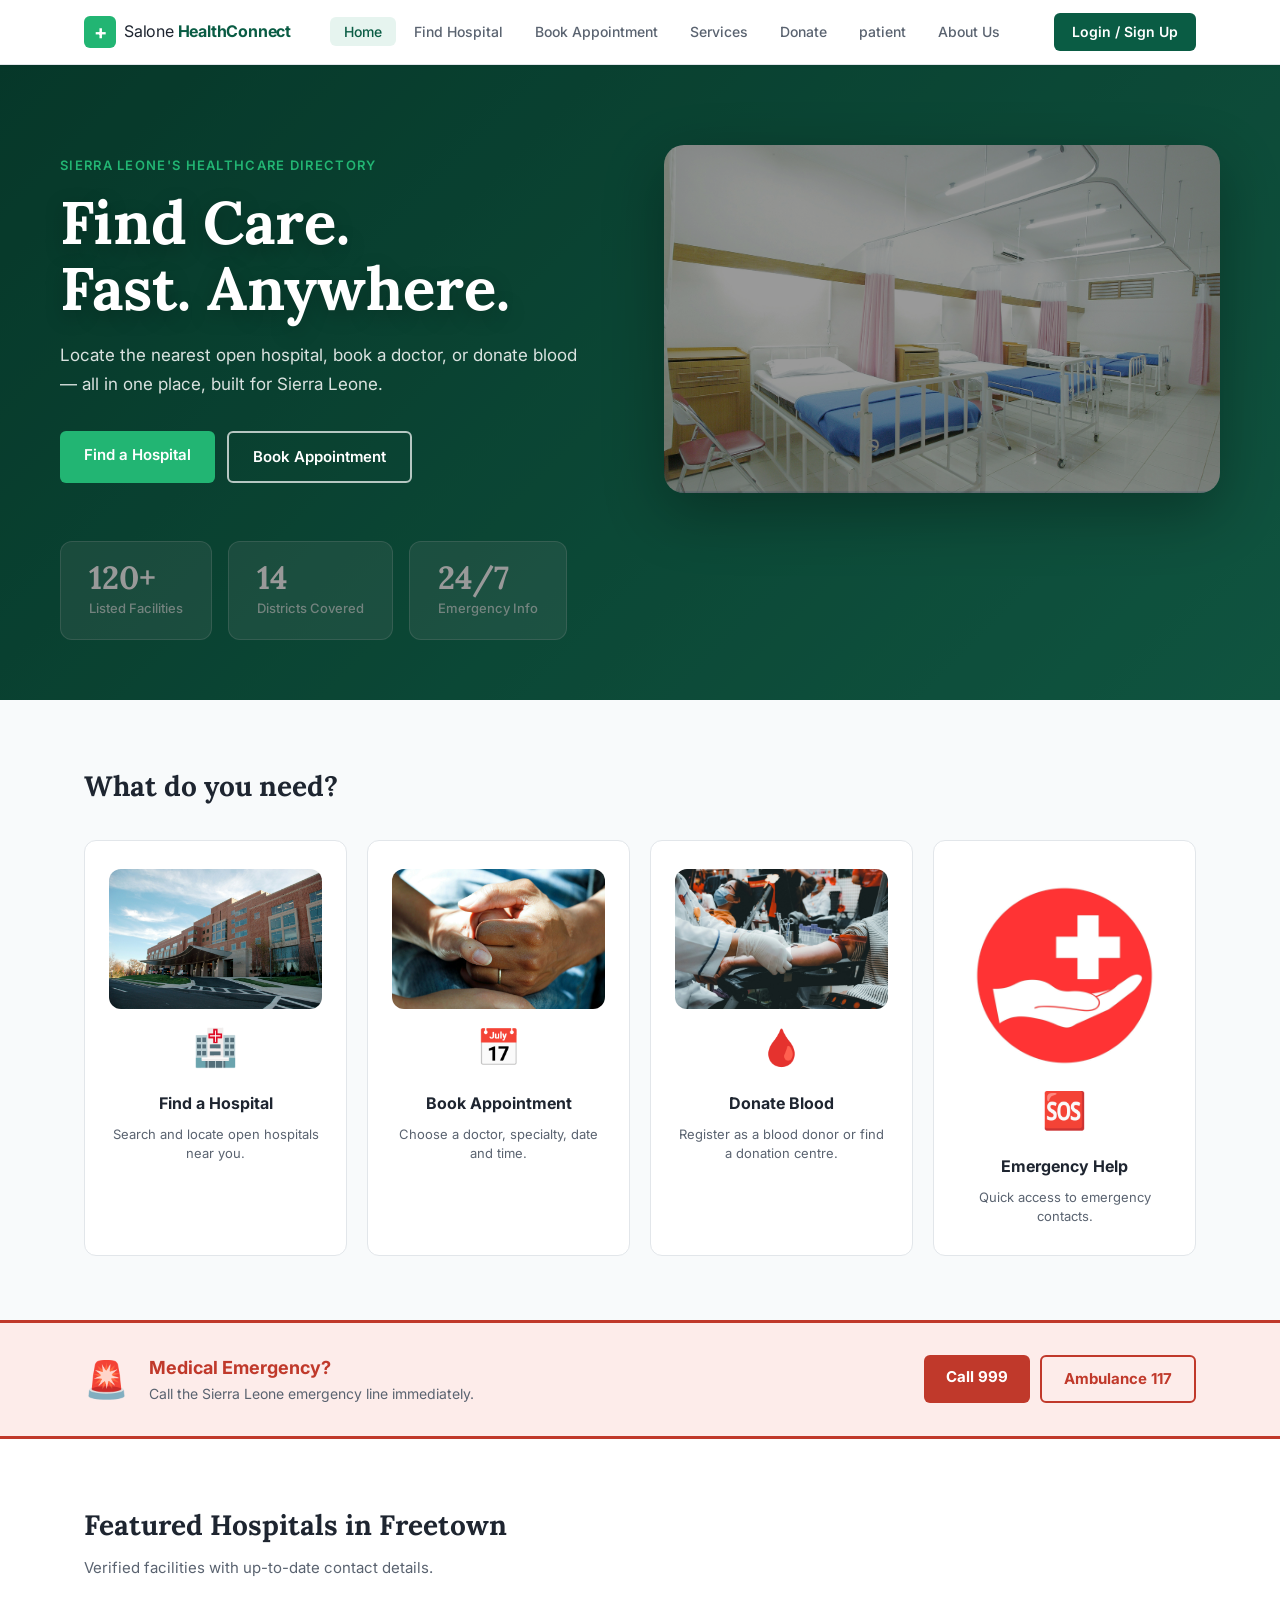
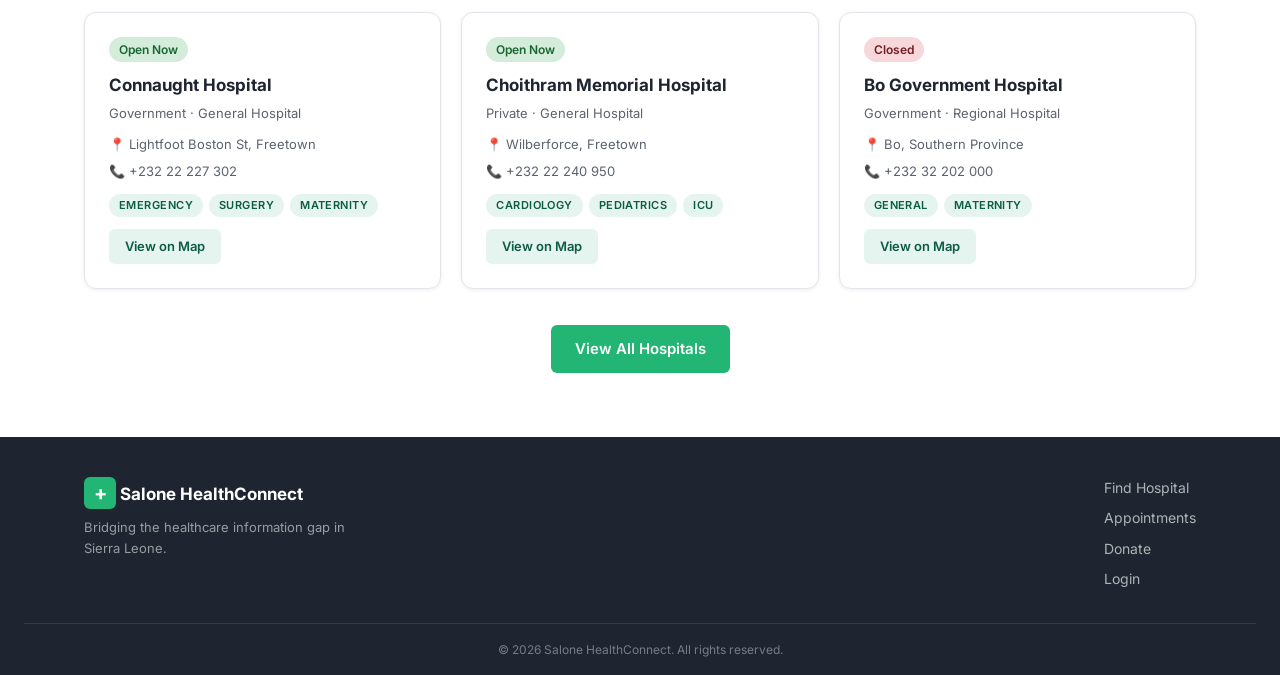
<file: hospital/index.html>
<!DOCTYPE html>
<html lang="en">
<head>
  <meta charset="UTF-8">
  <meta name="viewport" content="width=device-width, initial-scale=1.0">
  <title>Salone HealthConnect</title>

  <meta name="description"
        content="Salone HealthConnect helps people across Sierra Leone find hospitals, book appointments, and donate blood.">

  <link rel="stylesheet" href="style.css">

  <link href="https://fonts.googleapis.com/css2?family=Inter:wght@400;500;600;700&family=Lora:wght@600;700&display=swap" rel="stylesheet">
</head>
<body>

  <!-- NAVIGATION -->
  <nav class="navbar">
    <div class="nav-inner">
      <a href="index.html" class="brand">
        <span class="brand-cross">+</span>
        <span class="brand-name">Salone <strong>HealthConnect</strong></span>
      </a>

      <ul class="nav-links">
        <li><a href="index.html" class="active">Home</a></li>
        <li><a href="hospitals.html">Find Hospital</a></li>
        <li><a href="appointments.html">Book Appointment</a></li>
        <li><a href="service.html">Services</a></li>
        <li><a href="donate.html">Donate</a></li>
        <li><a href="patient-portal.html">patient</a></li>
        <li><a href="about_us.html">About Us</a></li>
      </ul>

      <a href="login.html" class="btn-nav">Login / Sign Up</a>

      <button class="hamburger" id="hamburger">
        &#9776;
      </button>
    </div>

    <div class="mobile-menu" id="mobileMenu">
      <a href="index.html">Home</a>
      <a href="hospitals.html">Find Hospital</a>
      <a href="appointments.html">Book Appointment</a>
      <a href="donate.html">Donate</a>
      <a href="about_us.html">About Us</a>
    </div>
  </nav>

  <!-- HERO -->
  <section class="hero">
    <div class="hero-wrapper">
      <div class="hero-content">
        <p class="hero-eyebrow">
          Sierra Leone's Healthcare Directory
        </p>

        <h1>
          Find Care.<br>
          Fast. Anywhere.
        </h1>

        <p class="hero-sub">
          Locate the nearest open hospital, book a doctor, or donate blood — all in one place, built for Sierra Leone.
        </p>

        <div class="hero-actions">
          <a href="hospitals.html" class="btn-primary">Find a Hospital</a>
         

          <a href="appointments.html" class="btn-outline">
            Book Appointment
          </a>
        </div>
      </div>

      <div class="hero-image">
        <img src="image/adhy-savala-zbpgmGe27p8-unsplash.jpg" alt="Healthcare facility in Sierra Leone">
      </div>
    </div>

    <div class="hero-stats">
      <div class="stat-card">
        <span class="stat-num">120+</span>
        <span class="stat-label">Listed Facilities</span>
      </div>

      <div class="stat-card">
        <span class="stat-num">14</span>
        <span class="stat-label">Districts Covered</span>
      </div>

      <div class="stat-card">
        <span class="stat-num">24/7</span>
        <span class="stat-label">Emergency Info</span>
      </div>
    </div>
  </section>

  <!-- QUICK ACCESS -->
  <section class="quick-access">
    <div class="container">

      <h2 class="section-title">
        What do you need?
      </h2>

      <div class="qa-grid">

        <a href="hospitals.html" class="qa-card">

         <img src="image/Find Hospitals.jpeg" alt="Hospital" class="qa-img">

         <div class="qa-icon">🏥</div>
         <h3>Find a Hospital</h3>
         <p>Search and locate open hospitals near you.</p>
       </a>

        <a href="appointments.html" class="qa-card">

           <img src="image/Book Doctor.jpeg" alt="Doctor" class="qa-img">

           <div class="qa-icon">📅</div>
            <h3>Book Appointment</h3>
           <p>Choose a doctor, specialty, date and time.</p>

        </a>

        <a href="donate.html" class="qa-card">
             <img src="image/Donate Blood.jpeg" alt="Doctor" class="qa-img">
          <div class="qa-icon">🩸</div>
          <h3>Donate Blood</h3>
          <p>Register as a blood donor or find a donation centre.</p>
        </a>

        <a href="donate.html" class="qa-card">
            <img src="image/help.jpg" alt="">
          <div class="qa-icon">🆘</div>
          <h3>Emergency Help</h3>
          <p>Quick access to emergency contacts.</p>
        </a>

      </div>
    </div>
  </section>

  <!-- EMERGENCY -->
  <section class="emergency-banner">
    <div class="container">
      <div class="emergency-inner">

        <div class="emergency-icon">
          🚨
        </div>

        <div>
          <h3>Medical Emergency?</h3>
          <p>
            Call the Sierra Leone emergency line immediately.
          </p>
        </div>

        <div class="emergency-numbers">
          <a href="tel:999" class="btn-emergency">
            Call 999
          </a>

          <a href="tel:117" class="btn-emergency-outline">
            Ambulance 117
          </a>
        </div>

      </div>
    </div>
  </section>

  <!-- FEATURED HOSPITALS -->
  <section class="featured-hospitals">
    <div class="container">

      <h2 class="section-title">
        Featured Hospitals in Freetown
      </h2>

      <p class="section-sub">
        Verified facilities with up-to-date contact details.
      </p>

      <div class="hospital-grid">

        <div class="hospital-card">
          <div class="hospital-status open">Open Now</div>
          <h3>Connaught Hospital</h3>
          <p class="hospital-type">Government · General Hospital</p>
          <p class="hospital-address">📍 Lightfoot Boston St, Freetown</p>
          <p class="hospital-phone">📞 +232 22 227 302</p>

          <div class="hospital-tags">
            <span class="tag">Emergency</span>
            <span class="tag">Surgery</span>
            <span class="tag">Maternity</span>
          </div>

          <a href="hospitals.html" class="btn-small">
            View on Map
          </a>
        </div>

        <div class="hospital-card">
          <div class="hospital-status open">Open Now</div>
          <h3>Choithram Memorial Hospital</h3>
          <p class="hospital-type">Private · General Hospital</p>
          <p class="hospital-address">📍 Wilberforce, Freetown</p>
          <p class="hospital-phone">📞 +232 22 240 950</p>

          <div class="hospital-tags">
            <span class="tag">Cardiology</span>
            <span class="tag">Pediatrics</span>
            <span class="tag">ICU</span>
          </div>

          <a href="hospitals.html" class="btn-small">
            View on Map
          </a>
        </div>

        <div class="hospital-card">
          <div class="hospital-status closed">Closed</div>
          <h3>Bo Government Hospital</h3>
          <p class="hospital-type">Government · Regional Hospital</p>
          <p class="hospital-address">📍 Bo, Southern Province</p>
          <p class="hospital-phone">📞 +232 32 202 000</p>

          <div class="hospital-tags">
            <span class="tag">General</span>
            <span class="tag">Maternity</span>
          </div>

          <a href="hospitals.html" class="btn-small">
            View on Map
          </a>
        </div>

      </div>

      <div class="center-link">
        <a href="hospitals.html" class="btn-primary">
          View All Hospitals
        </a>
      </div>

    </div>
  </section>

  <!-- FOOTER -->
  <footer class="footer">

    <div class="container footer-inner">

      <div>
        <p class="brand-name-footer">
          <span class="brand-cross">+</span>
          Salone HealthConnect
        </p>

        <p class="footer-desc">
          Bridging the healthcare information gap in Sierra Leone.
        </p>
      </div>

      <div class="footer-links">
        <a href="hospitals.html">Find Hospital</a>
        <a href="appointments.html">Appointments</a>
        <a href="donate.html">Donate</a>
        <a href="login.html">Login</a>
      </div>


    </div>

    <div class="footer-bottom">
      <p>
        © 2026 Salone HealthConnect. All rights reserved.
      </p>
    </div>

  </footer>

  <script>
    const hamburger = document.getElementById('hamburger');
    const mobileMenu = document.getElementById('mobileMenu');
    hamburger.addEventListener('click', () => {
      mobileMenu.classList.toggle('open');
    });
  </script>
</body>
</html>
</file>
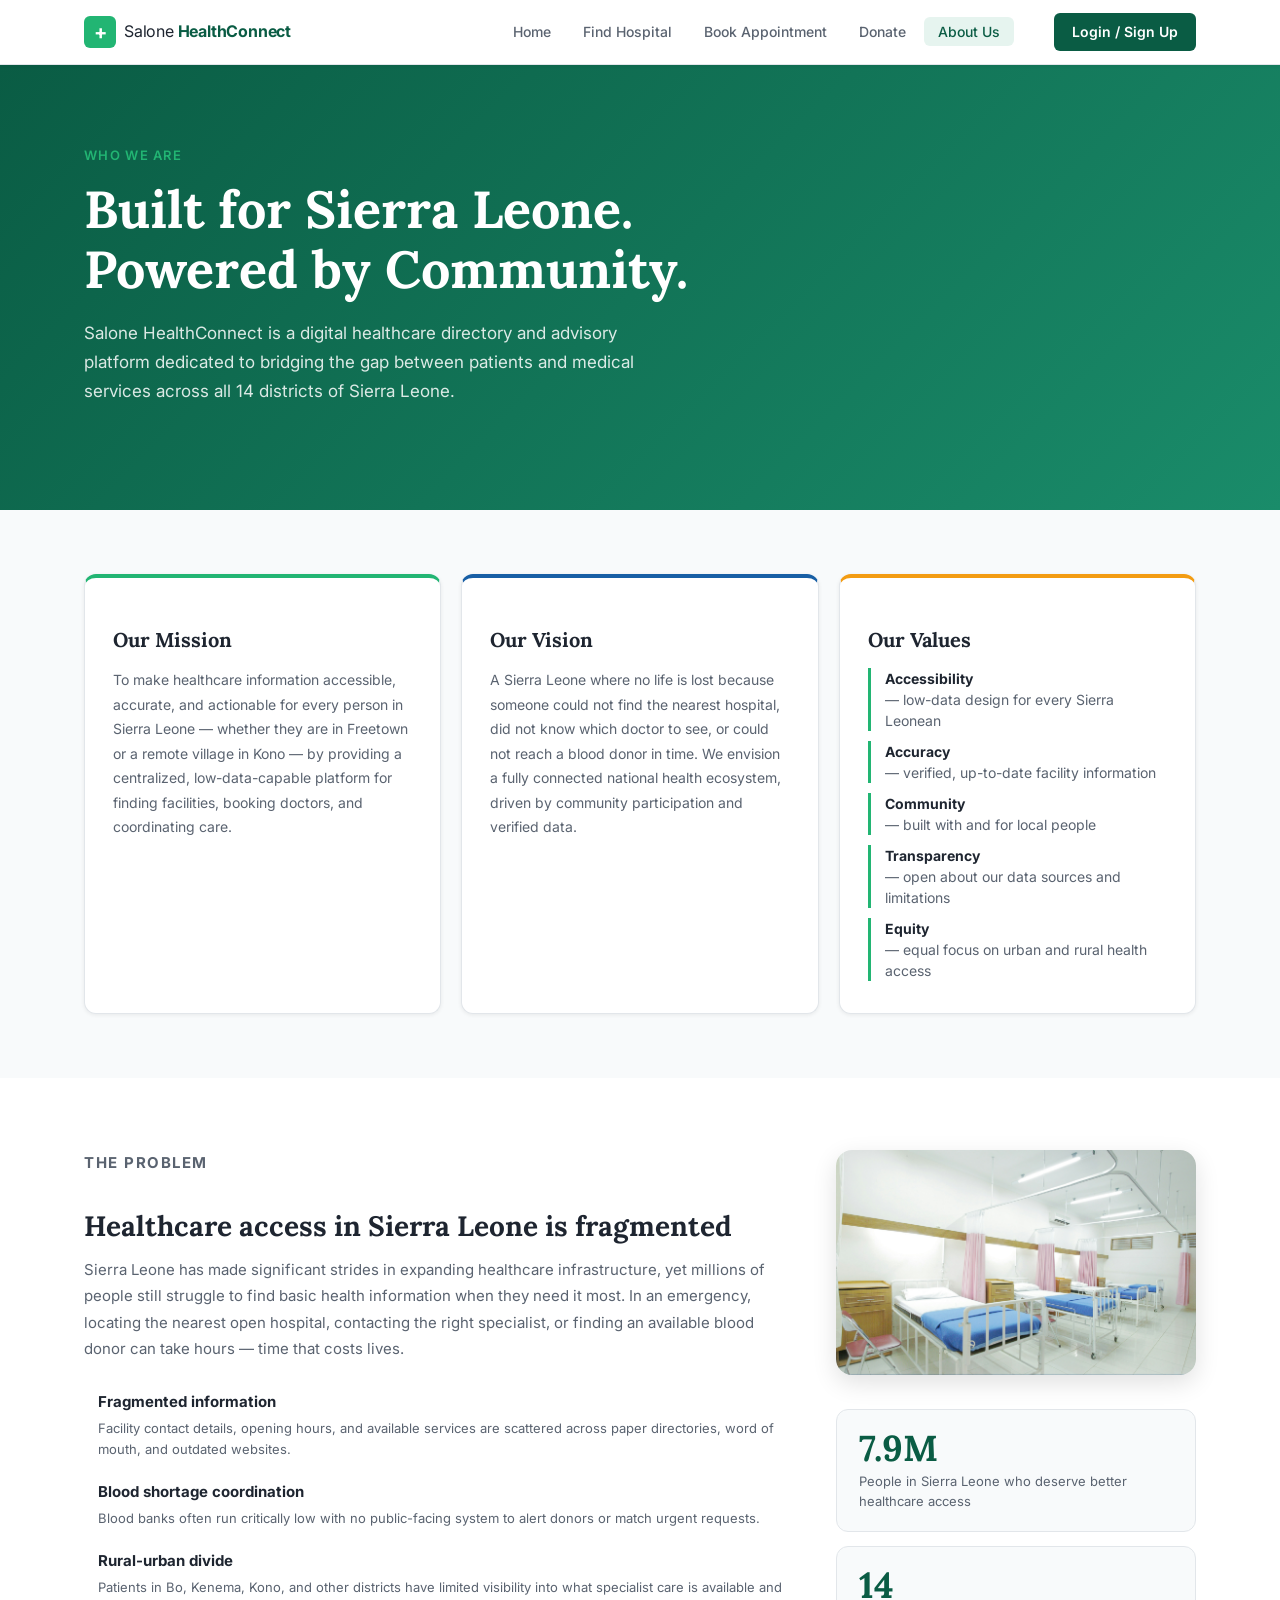
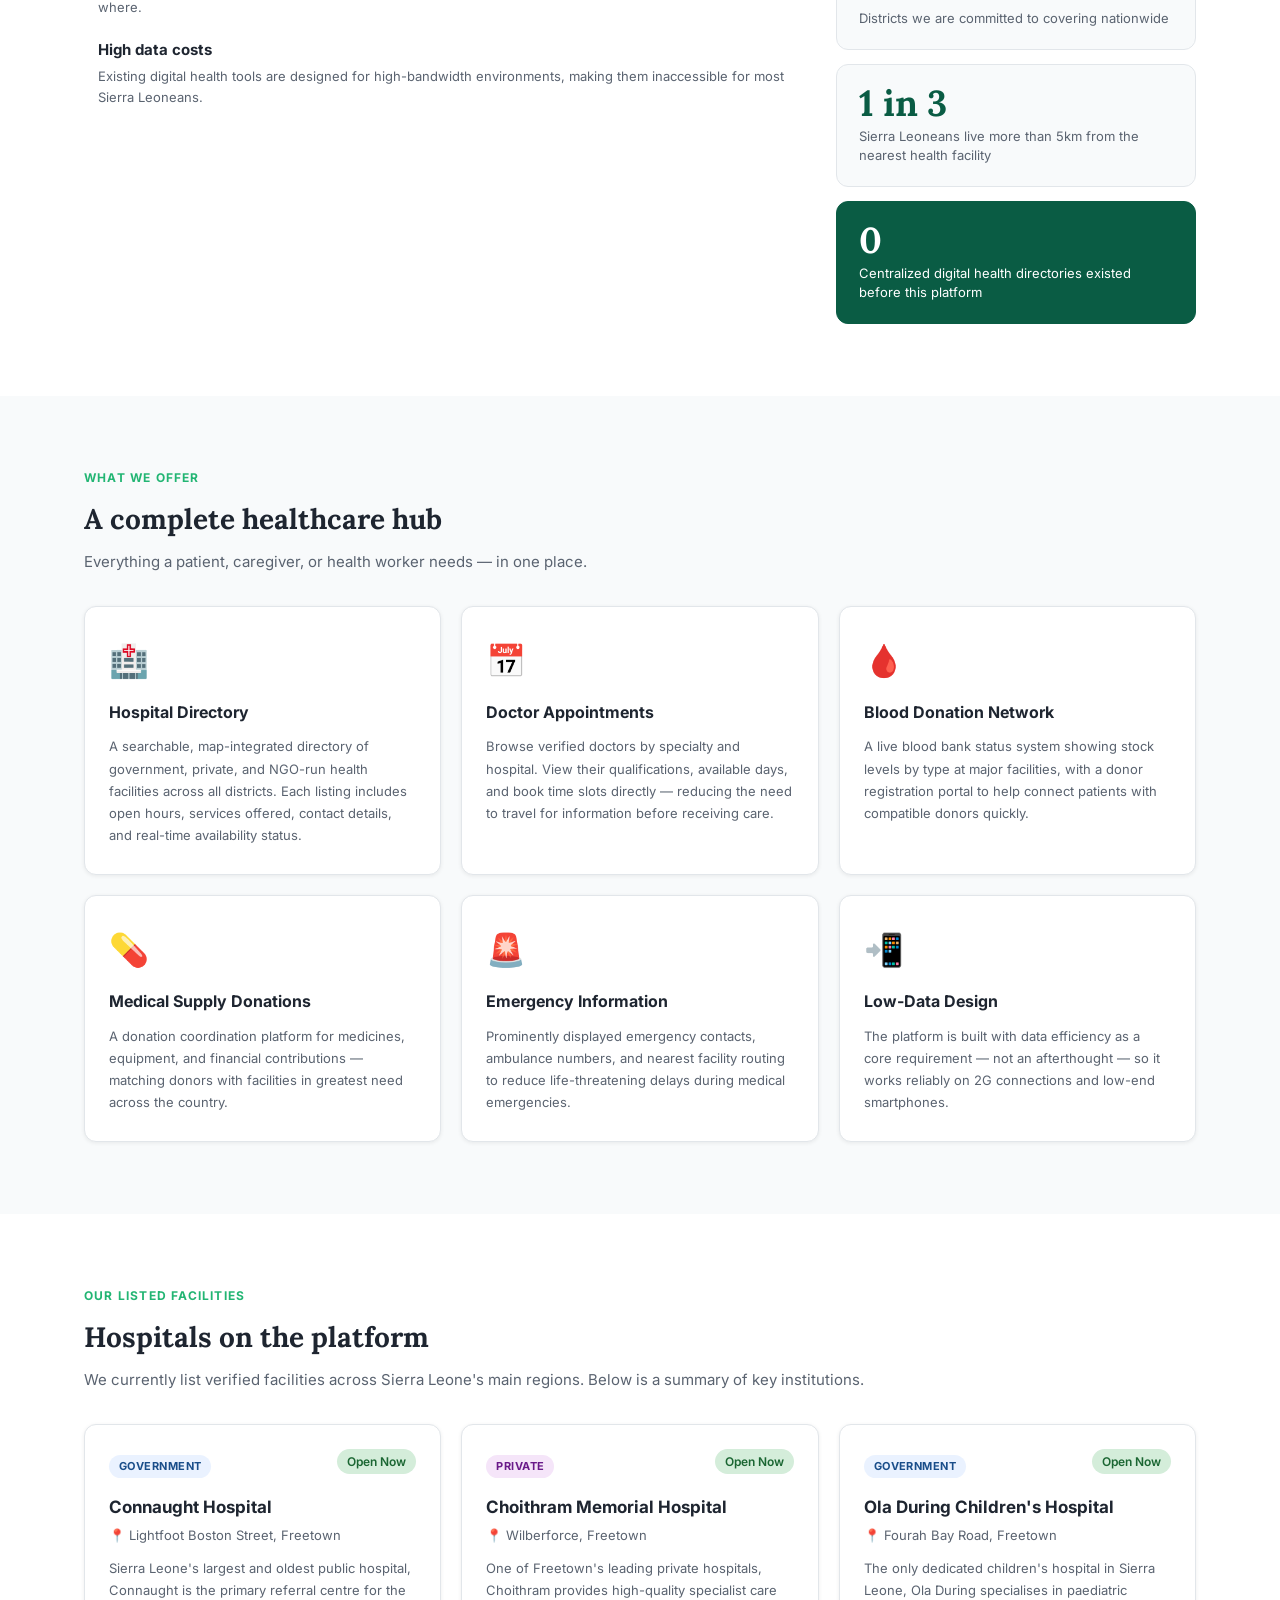
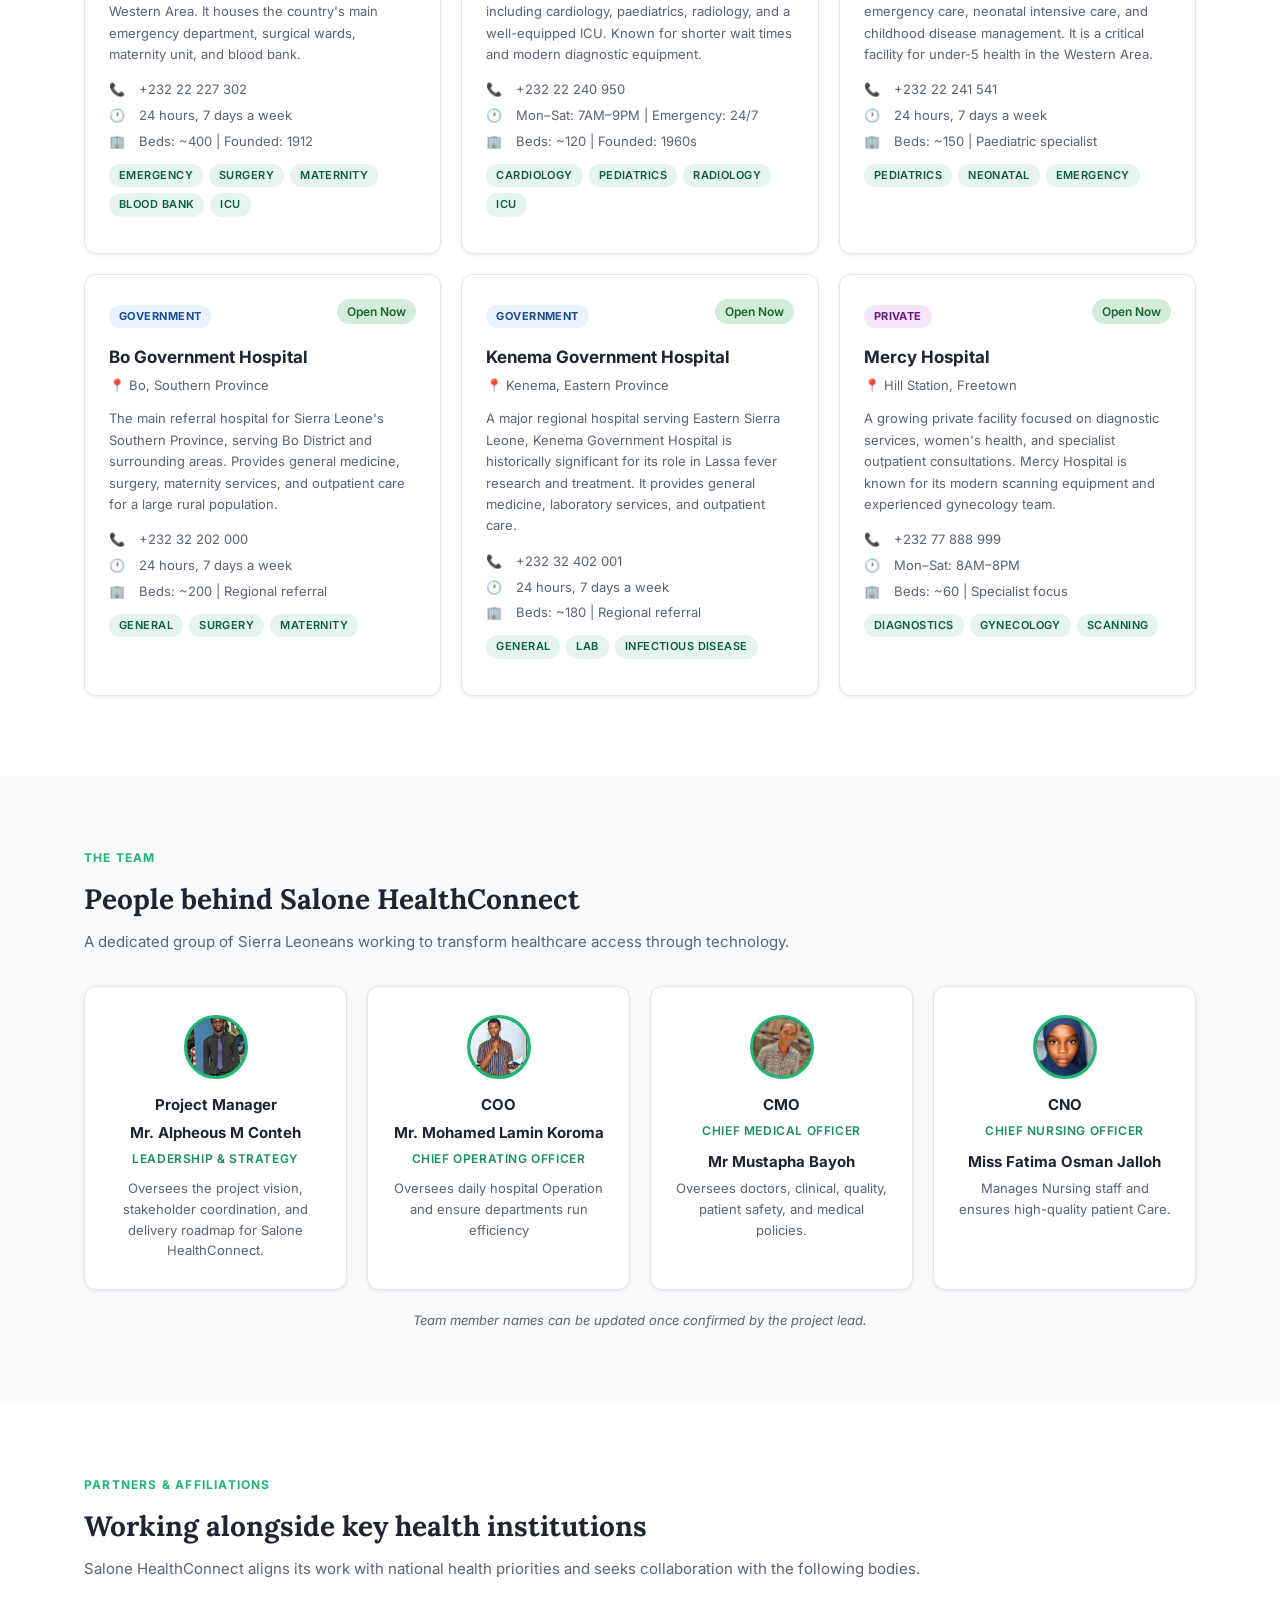
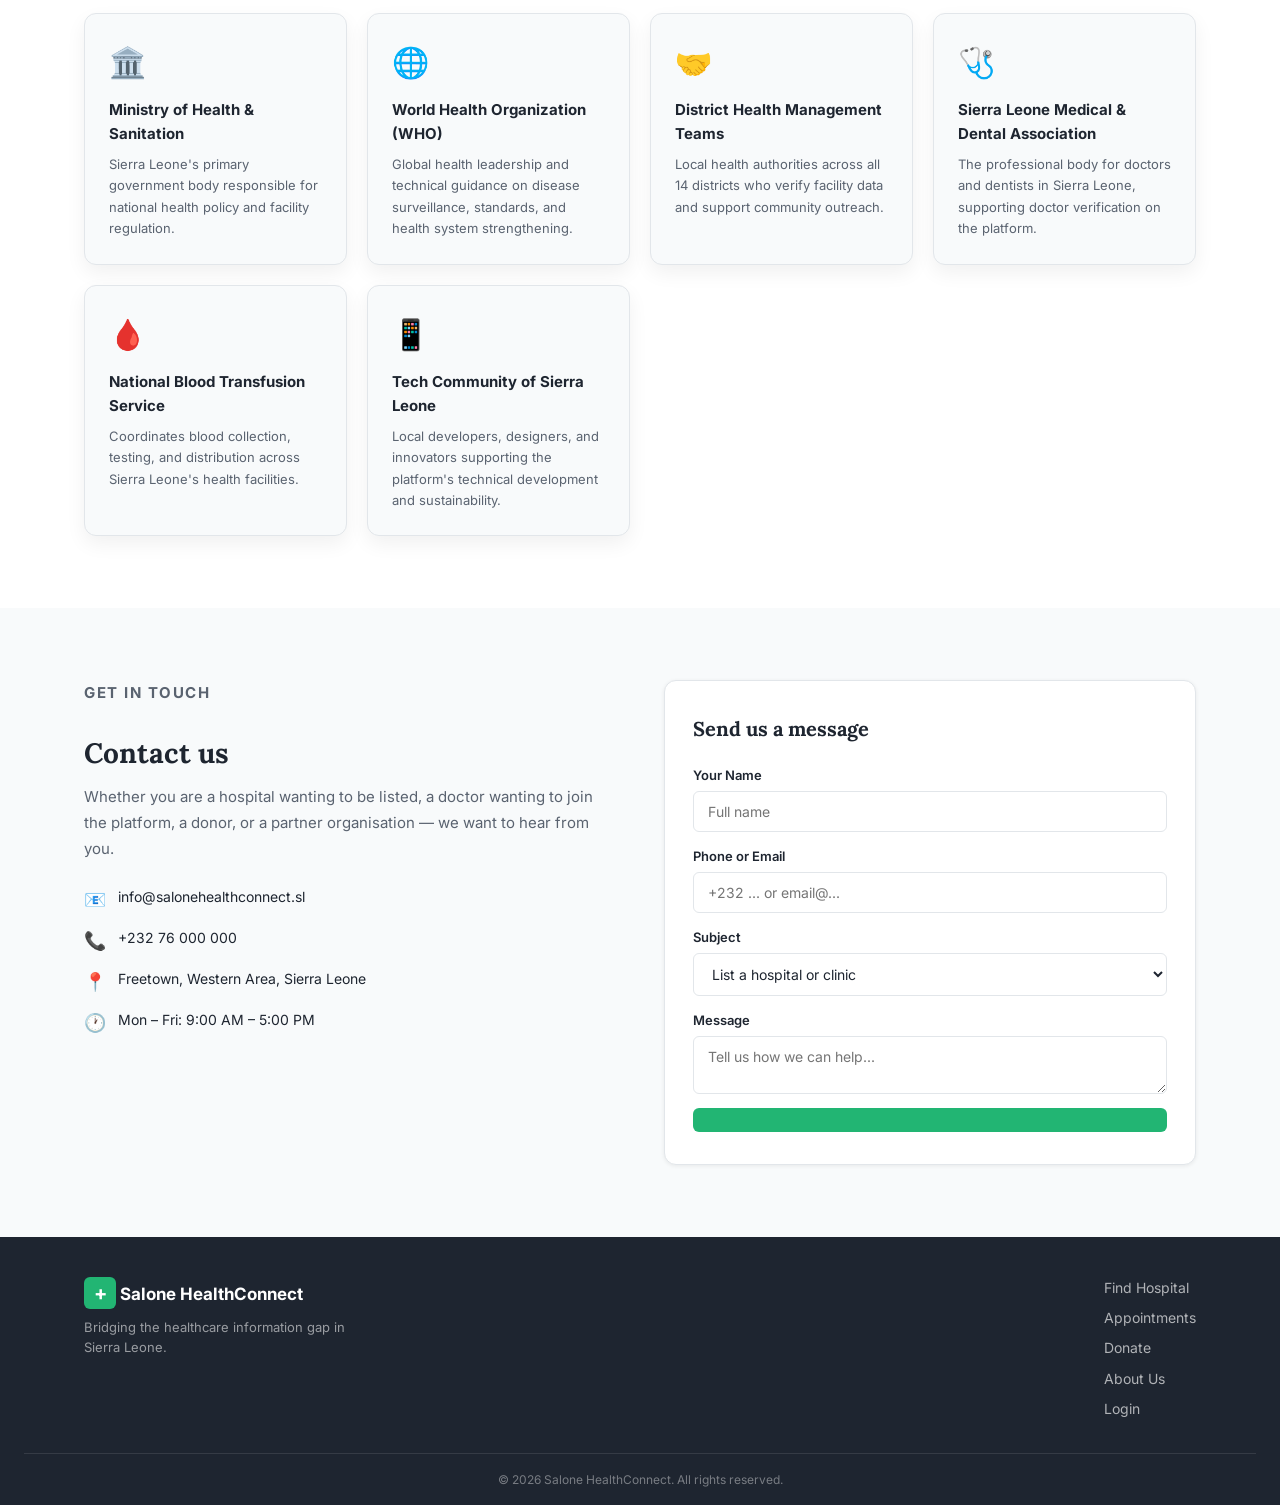
<file: hospital/about_us.html>
<!DOCTYPE html>
<html lang="en">
<head>
  <meta charset="UTF-8"/>
  <meta name="viewport" content="width=device-width, initial-scale=1.0"/>
  <title>About Us – Salone HealthConnect</title>
  <link rel="stylesheet" href="style.css"/>
  <link href="https://fonts.googleapis.com/css2?family=Inter:wght@400;500;600;700&family=Lora:wght@600;700&display=swap" rel="stylesheet"/>
</head>
<body>

  <nav class="navbar">
    <div class="nav-inner">
      <a href="index.html" class="brand">
        <span class="brand-cross">+</span>
        <span class="brand-name">Salone <strong>HealthConnect</strong></span>
      </a>
      <ul class="nav-links">
        <li><a href="index.html">Home</a></li>
        <li><a href="hospitals.html">Find Hospital</a></li>
        <li><a href="appointments.html">Book Appointment</a></li>
        <li><a href="donate.html">Donate</a></li>
        <li><a href="about_us.html" class="active">About Us</a></li>
      </ul>
      <a href="login.html" class="btn-nav">Login / Sign Up</a>
      <button class="hamburger" id="hamburger">&#9776;</button>
    </div>
    <div class="mobile-menu" id="mobileMenu">
      <a href="index.html">Home</a>
      <a href="hospitals.html">Find Hospital</a>
      <a href="appointments.html">Book Appointment</a>
      <a href="donate.html">Donate</a>
      <a href="about.html">About Us</a>
    </div>
  </nav>

  <!-- PAGE HERO -->
  <section class="about-hero">
    <div class="container">
      <p class="hero-eyebrow">Who We Are</p>
      <h1>Built for Sierra Leone.<br/>Powered by Community.</h1>
      <p class="hero-sub">Salone HealthConnect is a digital healthcare directory and advisory platform dedicated to bridging the gap between patients and medical services across all 14 districts of Sierra Leone.</p>
    </div>
  </section>

  <!-- MISSION & VISION -->
  <section class="about-mv">
    <div class="container">
      <div class="mv-grid">
        <div class="mv-card mission">
          <div class="mv-icon"></div>
          <h3>Our Mission</h3>
          <p>To make healthcare information accessible, accurate, and actionable for every person in Sierra Leone — whether they are in Freetown or a remote village in Kono — by providing a centralized, low-data-capable platform for finding facilities, booking doctors, and coordinating care.</p>
        </div>
        <div class="mv-card vision">
          <div class="mv-icon"></div>
          <h3>Our Vision</h3>
          <p>A Sierra Leone where no life is lost because someone could not find the nearest hospital, did not know which doctor to see, or could not reach a blood donor in time. We envision a fully connected national health ecosystem, driven by community participation and verified data.</p>
        </div>
        <div class="mv-card values">
          <div class="mv-icon"></div>
          <h3>Our Values</h3>
          <ul class="values-list">
            <li><strong>Accessibility</strong> — low-data design for every Sierra Leonean</li>
            <li><strong>Accuracy</strong> — verified, up-to-date facility information</li>
            <li><strong>Community</strong> — built with and for local people</li>
            <li><strong>Transparency</strong> — open about our data sources and limitations</li>
            <li><strong>Equity</strong> — equal focus on urban and rural health access</li>
          </ul>
        </div>
      </div>
    </div>
  </section>

  <!-- THE PROBLEM WE SOLVE -->
  <section class="about-problem">
    <div class="container">
      <div class="problem-inner">
        <div class="problem-text">
          <p class="section-eyebrow">The Problem</p>
          <h2 class="section-title">Healthcare access in Sierra Leone is fragmented</h2>
          <p>Sierra Leone has made significant strides in expanding healthcare infrastructure, yet millions of people still struggle to find basic health information when they need it most. In an emergency, locating the nearest open hospital, contacting the right specialist, or finding an available blood donor can take hours — time that costs lives.</p>
          <ul class="problem-list">
            <li>
              <span class="prob-icon"></span>
              <div>
                <strong>Fragmented information</strong>
                <p>Facility contact details, opening hours, and available services are scattered across paper directories, word of mouth, and outdated websites.</p>
              </div>
            </li>
            <li>
              <span class="prob-icon"></span>
              <div>
                <strong>Blood shortage coordination</strong>
                <p>Blood banks often run critically low with no public-facing system to alert donors or match urgent requests.</p>
              </div>
            </li>
            <li>
              <span class="prob-icon"></span>
              <div>
                <strong>Rural-urban divide</strong>
                <p>Patients in Bo, Kenema, Kono, and other districts have limited visibility into what specialist care is available and where.</p>
              </div>
            </li>
            <li>
              <span class="prob-icon"></span>
              <div>
                <strong>High data costs</strong>
                <p>Existing digital health tools are designed for high-bandwidth environments, making them inaccessible for most Sierra Leoneans.</p>
              </div>
            </li>
          </ul>
        </div>
        <div class="problem-visual">
          <div class="problem-feature-image" style="margin-bottom:20px;">
            <img src="image/adhy-savala-zbpgmGe27p8-unsplash.jpg" alt="Healthcare facility in Sierra Leone" style="width:100%;border-radius:16px;box-shadow:0 8px 24px rgba(0,0,0,0.12);">
          </div>
          <div class="impact-stat-card">
            <span class="impact-num">7.9M</span>
            <span class="impact-label">People in Sierra Leone who deserve better healthcare access</span>
          </div>
          <div class="impact-stat-card">
            <span class="impact-num">14</span>
            <span class="impact-label">Districts we are committed to covering nationwide</span>
          </div>
          <div class="impact-stat-card">
            <span class="impact-num">1 in 3</span>
            <span class="impact-label">Sierra Leoneans live more than 5km from the nearest health facility</span>
          </div>
          <div class="impact-stat-card highlight">
            <span class="impact-num">0</span>
            <span class="impact-label">Centralized digital health directories existed before this platform</span>
          </div>
        </div>
      </div>
    </div>
  </section>

  <!-- WHAT WE OFFER -->
  <section class="about-offer">
    <div class="container">
      <p class="section-eyebrow">What We Offer</p>
      <h2 class="section-title">A complete healthcare hub</h2>
      <p class="section-sub">Everything a patient, caregiver, or health worker needs — in one place.</p>
      <div class="offer-grid">
        <div class="offer-item">
          <div class="offer-icon">🏥</div>
          <h4>Hospital Directory</h4>
          <p>A searchable, map-integrated directory of government, private, and NGO-run health facilities across all districts. Each listing includes open hours, services offered, contact details, and real-time availability status.</p>
        </div>
        <div class="offer-item">
          <div class="offer-icon">📅</div>
          <h4>Doctor Appointments</h4>
          <p>Browse verified doctors by specialty and hospital. View their qualifications, available days, and book time slots directly — reducing the need to travel for information before receiving care.</p>
        </div>
        <div class="offer-item">
          <div class="offer-icon">🩸</div>
          <h4>Blood Donation Network</h4>
          <p>A live blood bank status system showing stock levels by type at major facilities, with a donor registration portal to help connect patients with compatible donors quickly.</p>
        </div>
        <div class="offer-item">
          <div class="offer-icon">💊</div>
          <h4>Medical Supply Donations</h4>
          <p>A donation coordination platform for medicines, equipment, and financial contributions — matching donors with facilities in greatest need across the country.</p>
        </div>
        <div class="offer-item">
          <div class="offer-icon">🚨</div>
          <h4>Emergency Information</h4>
          <p>Prominently displayed emergency contacts, ambulance numbers, and nearest facility routing to reduce life-threatening delays during medical emergencies.</p>
        </div>
        <div class="offer-item">
          <div class="offer-icon">📲</div>
          <h4>Low-Data Design</h4>
          <p>The platform is built with data efficiency as a core requirement — not an afterthought — so it works reliably on 2G connections and low-end smartphones.</p>
        </div>
      </div>
    </div>
  </section>

  <!-- ABOUT THE HOSPITALS -->
  <section class="about-hospitals-section">
    <div class="container">
      <p class="section-eyebrow">Our Listed Facilities</p>
      <h2 class="section-title">Hospitals on the platform</h2>
      <p class="section-sub">We currently list verified facilities across Sierra Leone's main regions. Below is a summary of key institutions.</p>

      <div class="hosp-about-grid">

        <div class="hosp-about-card">
          <div class="hosp-about-header">
            <div class="hosp-about-badge gov">Government</div>
            <div class="hospital-status open">Open Now</div>
          </div>
          <h3>Connaught Hospital</h3>
          <p class="hosp-about-location">📍 Lightfoot Boston Street, Freetown</p>
          <p class="hosp-about-desc">Sierra Leone's largest and oldest public hospital, Connaught is the primary referral centre for the Western Area. It houses the country's main emergency department, surgical wards, maternity unit, and blood bank.</p>
          <div class="hosp-detail-row">
            <span>📞</span><span>+232 22 227 302</span>
          </div>
          <div class="hosp-detail-row">
            <span>🕐</span><span>24 hours, 7 days a week</span>
          </div>
          <div class="hosp-detail-row">
            <span>🏢</span><span>Beds: ~400 | Founded: 1912</span>
          </div>
          <div class="hospital-tags" style="margin-top:12px;">
            <span class="tag">Emergency</span>
            <span class="tag">Surgery</span>
            <span class="tag">Maternity</span>
            <span class="tag">Blood Bank</span>
            <span class="tag">ICU</span>
          </div>
        </div>

        <div class="hosp-about-card">
          <div class="hosp-about-header">
            <div class="hosp-about-badge private">Private</div>
            <div class="hospital-status open">Open Now</div>
          </div>
          <h3>Choithram Memorial Hospital</h3>
          <p class="hosp-about-location">📍 Wilberforce, Freetown</p>
          <p class="hosp-about-desc">One of Freetown's leading private hospitals, Choithram provides high-quality specialist care including cardiology, paediatrics, radiology, and a well-equipped ICU. Known for shorter wait times and modern diagnostic equipment.</p>
          <div class="hosp-detail-row">
            <span>📞</span><span>+232 22 240 950</span>
          </div>
          <div class="hosp-detail-row">
            <span>🕐</span><span>Mon–Sat: 7AM–9PM | Emergency: 24/7</span>
          </div>
          <div class="hosp-detail-row">
            <span>🏢</span><span>Beds: ~120 | Founded: 1960s</span>
          </div>
          <div class="hospital-tags" style="margin-top:12px;">
            <span class="tag">Cardiology</span>
            <span class="tag">Pediatrics</span>
            <span class="tag">Radiology</span>
            <span class="tag">ICU</span>
          </div>
        </div>

        <div class="hosp-about-card">
          <div class="hosp-about-header">
            <div class="hosp-about-badge gov">Government</div>
            <div class="hospital-status open">Open Now</div>
          </div>
          <h3>Ola During Children's Hospital</h3>
          <p class="hosp-about-location">📍 Fourah Bay Road, Freetown</p>
          <p class="hosp-about-desc">The only dedicated children's hospital in Sierra Leone, Ola During specialises in paediatric emergency care, neonatal intensive care, and childhood disease management. It is a critical facility for under-5 health in the Western Area.</p>
          <div class="hosp-detail-row">
            <span>📞</span><span>+232 22 241 541</span>
          </div>
          <div class="hosp-detail-row">
            <span>🕐</span><span>24 hours, 7 days a week</span>
          </div>
          <div class="hosp-detail-row">
            <span>🏢</span><span>Beds: ~150 | Paediatric specialist</span>
          </div>
          <div class="hospital-tags" style="margin-top:12px;">
            <span class="tag">Pediatrics</span>
            <span class="tag">Neonatal</span>
            <span class="tag">Emergency</span>
          </div>
        </div>

        <div class="hosp-about-card">
          <div class="hosp-about-header">
            <div class="hosp-about-badge gov">Government</div>
            <div class="hospital-status open">Open Now</div>
          </div>
          <h3>Bo Government Hospital</h3>
          <p class="hosp-about-location">📍 Bo, Southern Province</p>
          <p class="hosp-about-desc">The main referral hospital for Sierra Leone's Southern Province, serving Bo District and surrounding areas. Provides general medicine, surgery, maternity services, and outpatient care for a large rural population.</p>
          <div class="hosp-detail-row">
            <span>📞</span><span>+232 32 202 000</span>
          </div>
          <div class="hosp-detail-row">
            <span>🕐</span><span>24 hours, 7 days a week</span>
          </div>
          <div class="hosp-detail-row">
            <span>🏢</span><span>Beds: ~200 | Regional referral</span>
          </div>
          <div class="hospital-tags" style="margin-top:12px;">
            <span class="tag">General</span>
            <span class="tag">Surgery</span>
            <span class="tag">Maternity</span>
          </div>
        </div>

        <div class="hosp-about-card">
          <div class="hosp-about-header">
            <div class="hosp-about-badge gov">Government</div>
            <div class="hospital-status open">Open Now</div>
          </div>
          <h3>Kenema Government Hospital</h3>
          <p class="hosp-about-location">📍 Kenema, Eastern Province</p>
          <p class="hosp-about-desc">A major regional hospital serving Eastern Sierra Leone, Kenema Government Hospital is historically significant for its role in Lassa fever research and treatment. It provides general medicine, laboratory services, and outpatient care.</p>
          <div class="hosp-detail-row">
            <span>📞</span><span>+232 32 402 001</span>
          </div>
          <div class="hosp-detail-row">
            <span>🕐</span><span>24 hours, 7 days a week</span>
          </div>
          <div class="hosp-detail-row">
            <span>🏢</span><span>Beds: ~180 | Regional referral</span>
          </div>
          <div class="hospital-tags" style="margin-top:12px;">
            <span class="tag">General</span>
            <span class="tag">Lab</span>
            <span class="tag">Infectious Disease</span>
          </div>
        </div>

        <div class="hosp-about-card">
          <div class="hosp-about-header">
            <div class="hosp-about-badge private">Private</div>
            <div class="hospital-status open">Open Now</div>
          </div>
          <h3>Mercy Hospital</h3>
          <p class="hosp-about-location">📍 Hill Station, Freetown</p>
          <p class="hosp-about-desc">A growing private facility focused on diagnostic services, women's health, and specialist outpatient consultations. Mercy Hospital is known for its modern scanning equipment and experienced gynecology team.</p>
          <div class="hosp-detail-row">
            <span>📞</span><span>+232 77 888 999</span>
          </div>
          <div class="hosp-detail-row">
            <span>🕐</span><span>Mon–Sat: 8AM–8PM</span>
          </div>
          <div class="hosp-detail-row">
            <span>🏢</span><span>Beds: ~60 | Specialist focus</span>
          </div>
          <div class="hospital-tags" style="margin-top:12px;">
            <span class="tag">Diagnostics</span>
            <span class="tag">Gynecology</span>
            <span class="tag">Scanning</span>
          </div>
        </div>

      </div>

    </div>

  </section>   

  <!-- TEAM -->
  <section class="about-team">
    <div class="container">
      <p class="section-eyebrow">The Team</p>
      <h2 class="section-title">People behind Salone HealthConnect</h2>
      <p class="section-sub">A dedicated group of Sierra Leoneans working to transform healthcare access through technology.</p>
      <div class="team-grid">
        <div class="team-card">
          <div class="team-avatar">
            <img src="image/alpheous m conteh.jpg.jpeg" alt="Mr. Alpheous M Conteh" style="width:100%;height:100%;object-fit:cover;border-radius:50%;">
          </div>
          <h4>Project Manager</h4>
          <h4>Mr. Alpheous M Conteh</h4>
          <p class="team-role">Leadership & Strategy</p>
          <p class="team-desc">Oversees the project vision, stakeholder coordination, and delivery roadmap for Salone HealthConnect.</p>
        </div>
        <div class="team-card">
          <div class="team-avatar">
            <img src="image/Mohamed Lamin Koroma.JPG.jpeg" alt="Mr. Mohamed Lamin Koroma" style="width:100%;height:100%;object-fit:cover;border-radius:50%;">
          </div>
          <h4>COO</h4>
          <h4>Mr. Mohamed Lamin Koroma</h4>
          <p class="team-role">Chief Operating officer</p>
          <p class="team-desc">Oversees daily hospital Operation and ensure departments run efficiency</p>
        </div>
        <div class="team-card">
          <div class="team-avatar">
            <img src="image/mustapha bayoh.jpg.jpeg" alt="Mr. Mustapha Bayoh" style="width:100%;height:100%;object-fit:cover;border-radius:50%;">
          </div>
          <h4>CMO</h4>
          <p class="team-role">Chief medical Officer</p>
          <h4>Mr Mustapha Bayoh</h4>
          <p class="team-desc">Oversees doctors, clinical, quality, patient safety, and medical policies.</p>
        </div>
        <div class="team-card">
          <div class="team-avatar">
            <img src="image/Fatima Osman Jalloh.jpg.jpeg" alt="Miss Fatima Osman Jalloh" style="width:100%;height:100%;object-fit:cover;border-radius:50%;">
          </div>
          <h4>CNO</h4>
          <p class="team-role">Chief Nursing Officer</p>
          <h4>Miss Fatima Osman Jalloh</h4>
          <p class="team-desc">Manages Nursing staff and ensures high-quality patient Care.</p>
        </div>
      </div>
      <p class="team-note">Team member names can be updated once confirmed by the project lead.</p>
    </div>
  </section>

  <!-- PARTNERS & AFFILIATIONS -->
  <section class="about-partners">
    <div class="container">
      <p class="section-eyebrow">Partners & Affiliations</p>
      <h2 class="section-title">Working alongside key health institutions</h2>
      <p class="section-sub">Salone HealthConnect aligns its work with national health priorities and seeks collaboration with the following bodies.</p>
      <div class="partners-grid">
        <div class="partner-card">
          <div class="partner-icon">🏛️</div>
          <h4>Ministry of Health & Sanitation</h4>
          <p>Sierra Leone's primary government body responsible for national health policy and facility regulation.</p>
        </div>
        <div class="partner-card">
          <div class="partner-icon">🌐</div>
          <h4>World Health Organization (WHO)</h4>
          <p>Global health leadership and technical guidance on disease surveillance, standards, and health system strengthening.</p>
        </div>
        <div class="partner-card">
          <div class="partner-icon">🤝</div>
          <h4>District Health Management Teams</h4>
          <p>Local health authorities across all 14 districts who verify facility data and support community outreach.</p>
        </div>
        <div class="partner-card">
          <div class="partner-icon">🩺</div>
          <h4>Sierra Leone Medical & Dental Association</h4>
          <p>The professional body for doctors and dentists in Sierra Leone, supporting doctor verification on the platform.</p>
        </div>
        <div class="partner-card">
          <div class="partner-icon">🩸</div>
          <h4>National Blood Transfusion Service</h4>
          <p>Coordinates blood collection, testing, and distribution across Sierra Leone's health facilities.</p>
        </div>
        <div class="partner-card">
          <div class="partner-icon">📱</div>
          <h4>Tech Community of Sierra Leone</h4>
          <p>Local developers, designers, and innovators supporting the platform's technical development and sustainability.</p>
        </div>
      </div>
    </div>
  </section>

  <!-- CONTACT -->
  <section class="about-contact">
    <div class="container">
      <div class="contact-inner">
        <div class="contact-text">
          <p class="section-eyebrow">Get in Touch</p>
          <h2 class="section-title">Contact us</h2>
          <p>Whether you are a hospital wanting to be listed, a doctor wanting to join the platform, a donor, or a partner organisation — we want to hear from you.</p>
          <div class="contact-details">
            <div class="contact-row">
              <span>📧</span><span>info@salonehealthconnect.sl</span>
            </div>
            <div class="contact-row">
              <span>📞</span><span>+232 76 000 000</span>
            </div>
            <div class="contact-row">
              <span>📍</span><span>Freetown, Western Area, Sierra Leone</span>
            </div>
            <div class="contact-row">
              <span>🕐</span><span>Mon – Fri: 9:00 AM – 5:00 PM</span>
            </div>
          </div>
        </div>
        <div class="contact-form-box">
          <h3>Send us a message</h3>
          <div class="contact-form">
            <div class="form-field">
              <label>Your Name</label>
              <input type="text" placeholder="Full name" required>
            </div>
            <div class="form-field">
              <label>Phone or Email</label>
              <input type="text"
              placeholder="+232 ... or email@..." 
              required>
             
            </div>
            <div class="form-field">
              <label>Subject</label>
              <select>
                <option>List a hospital or clinic</option>
                <option>Join as a doctor</option>
                <option>Partnership enquiry</option>
                <option>Report incorrect information</option>
                <option>General enquiry</option>
              </select>
            </div>
            <div class="form-field">
              <label>Message</label>
              <textarea placeholder="Tell us how we can help..."></textarea>
            </div>
            <button type="submit"
            class="btn-primary contact-btn">
            
          </div>
        </div>
      </div>
    </div>
  </section>

  <footer class="footer">
    <div class="container footer-inner">
      <div>
        <p class="brand-name-footer"><span class="brand-cross">+</span> Salone HealthConnect</p>
        <p class="footer-desc">Bridging the healthcare information gap in Sierra Leone.</p>
      </div>
      <div class="footer-links">
        <a href="hospitals.html">Find Hospital</a>
        <a href="appointments.html">Appointments</a>
        <a href="donate.html">Donate</a>
        <a href="about_us.html">About Us</a>
        <a href="login.html">Login</a>
      </div>
    </div>
    <div class="footer-bottom">
      <p>© 2026 Salone HealthConnect. All rights reserved.</p>
    </div>
  </footer>

  <script>
  document.getElementById('hamburger').addEventListener('click', function() {
    document.getElementById('mobileMenu').classList.toggle('open');
  });

  // SEND MESSAGE FUNCTION
  document.querySelector(".contact-btn").addEventListener("click", function (e) {
    e.preventDefault(); // stop page reload

    let name = document.querySelector('input[placeholder="Full name"]').value.trim();
    let contact = document.querySelector('input[placeholder="+232 ... or email@..."]').value.trim();
    let subject = document.querySelector("select").value;
    let message = document.querySelector("textarea").value.trim();

    if (name === "" || contact === "" || message === "") {
      alert("⚠️ Please fill in all required fields before sending.");
      return;
    }

    // Save message locally (optional storage)
    let messages = JSON.parse(localStorage.getItem("messages")) || [];

    let newMessage = {
      name: name,
      contact: contact,
      subject: subject,
      message: message,
      date: new Date().toLocaleString()
    };

    messages.push(newMessage);
    localStorage.setItem("messages", JSON.stringify(messages));

    alert("✅ Message sent successfully! We will get back to you soon.");

    console.log("New message:", newMessage);

    // Clear form
    document.querySelector('input[placeholder="Full name"]').value = "";
    document.querySelector('input[placeholder="+232 ... or email@..."]').value = "";
    document.querySelector("textarea").value = "";
  });
</script>
</body>
</html>
</file>
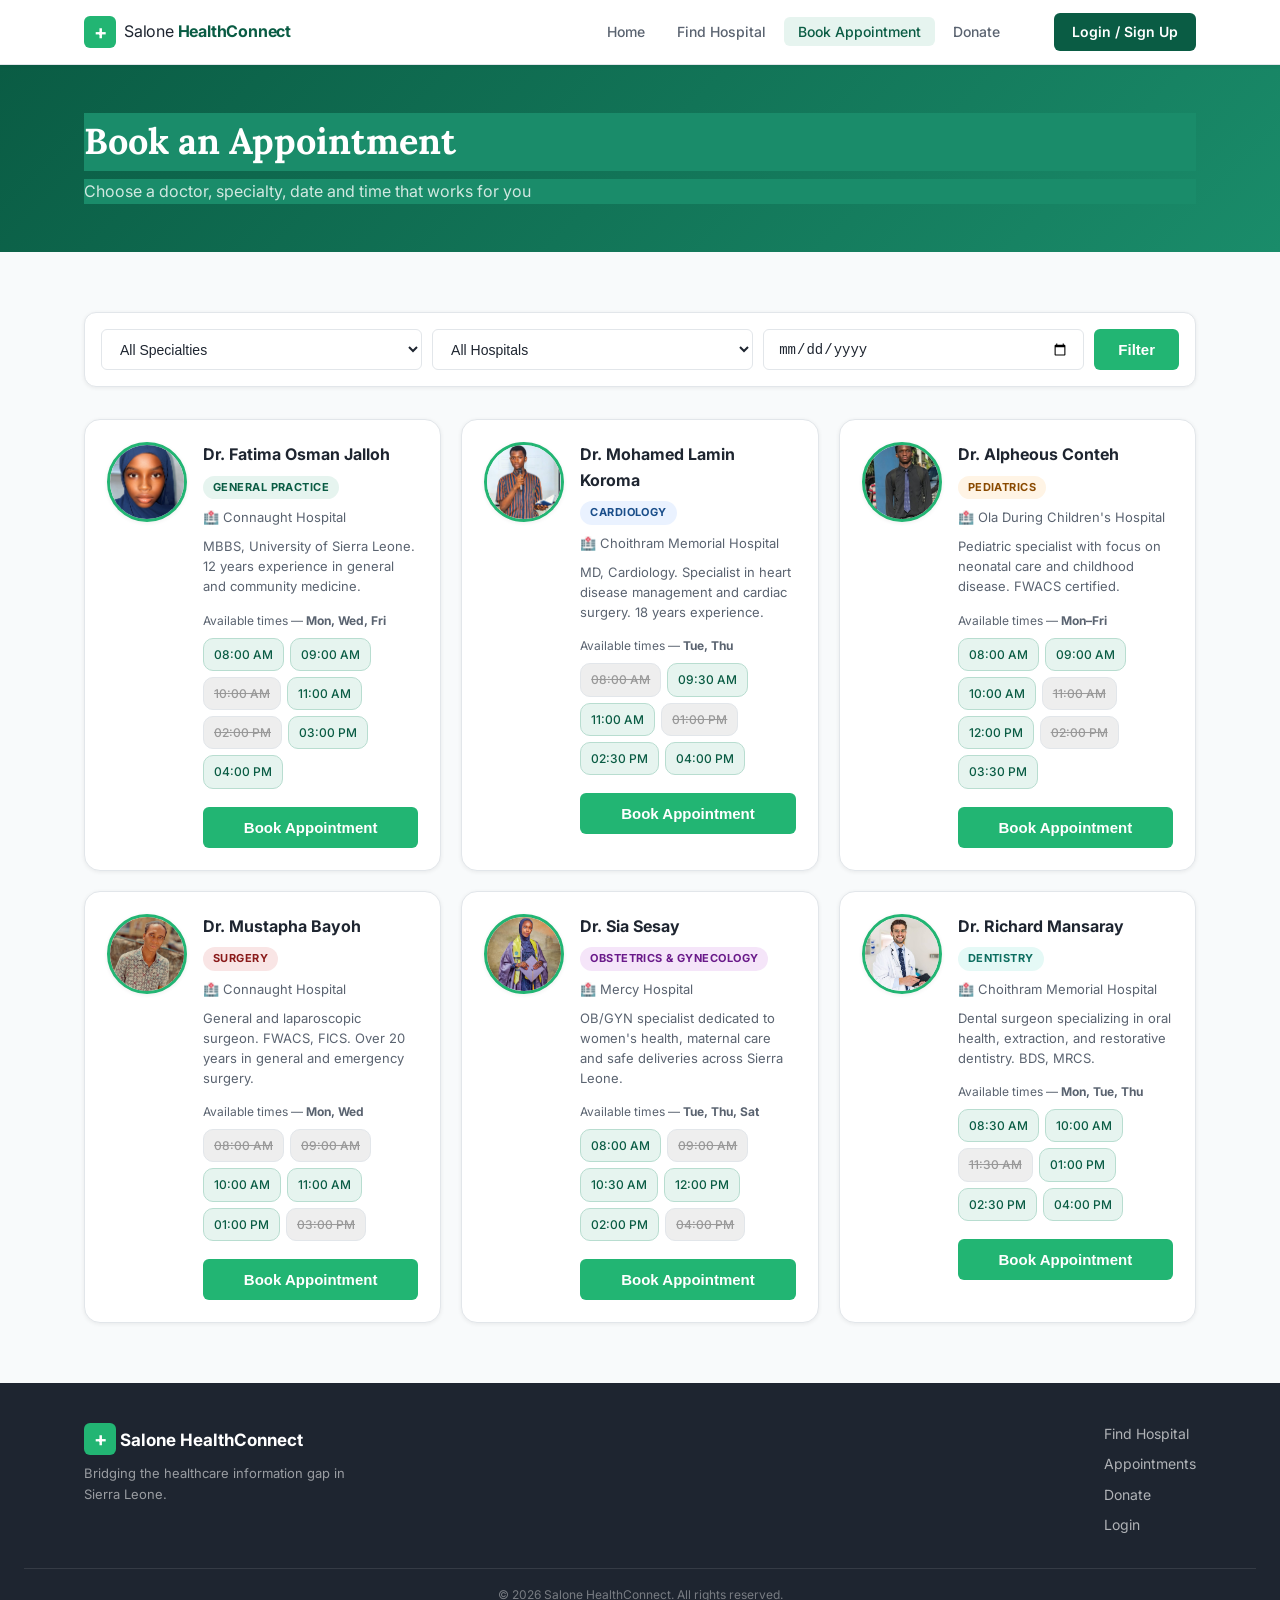
<file: hospital/Appointments.html>
<!DOCTYPE html>
<html lang="en">
<head>
  <meta charset="UTF-8"/>
  <meta name="viewport" content="width=device-width, initial-scale=1.0"/>
  <title>Book Appointment – Salone HealthConnect</title>
  <link rel="stylesheet" href="style.css"/>
  <link href="https://fonts.googleapis.com/css2?family=Inter:wght@400;500;600;700&family=Lora:wght@600;700&display=swap" rel="stylesheet"/>
</head>
<body>

  <nav class="navbar">
    <div class="nav-inner">
      <a href="index.html" class="brand">
        <span class="brand-cross">+</span>
        <span class="brand-name">Salone <strong>HealthConnect</strong></span>
      </a>
      <ul class="nav-links">
        <li><a href="index.html">Home</a></li>
        <li><a href="hospitals.html">Find Hospital</a></li>
        <li><a href="appointments.html" class="active">Book Appointment</a></li>
        <li><a href="donate.html">Donate</a></li>
      </ul>
      <a href="login.html" class="btn-nav">Login / Sign Up</a>
      <button class="hamburger" id="hamburger">&#9776;</button>
    </div>
    <div class="mobile-menu" id="mobileMenu">
      <a href="index.html">Home</a>
      <a href="hospitals.html">Find Hospital</a>
      <a href="appointments.html">Book Appointment</a>
      <a href="donate.html">Donate</a>
      <a href="about_us.html">About Us</a>
    </div>
    
  </nav>

  <div class="page-header">
    <div class="container">
      <h1>Book an Appointment</h1>
      <p>Choose a doctor, specialty, date and time that works for you</p>
    </div>
  </div>

  <section class="appointments-section">
    <div class="container">

      <!-- Filters -->
      <div class="appt-filters">
        <select id="specFilter">
          <option value="">All Specialties</option>
          <option>General Practice</option>
          <option>Pediatrics</option>
          <option>Cardiology</option>
          <option>Obstetrics & Gynecology</option>
          <option>Surgery</option>
          <option>Dentistry</option>
          <option>Psychiatrist</option>
          <option>Pathologist</option>
        
        </select>
        <select id="hospitalFilter">
          <option value="">All Hospitals</option>
          <option>Connaught Hospital</option>
          <option>Choithram Memorial Hospital</option>
          <option>Ola During Children's Hospital</option>
          <option>Mercy Hospital</option>
        </select>
        <input type="date" id="dateFilter"/>
        <button class="btn-primary">Filter</button>
      </div>

      <!-- Doctor Cards Grid -->
      <div class="doctors-grid" id="doctorsGrid">

        <!-- Doctor 1 -->
        <div class="doctor-card" data-specialty="General Practice" data-hospital="Connaught Hospital">
          <div class="doctor-avatar">
           <img src="image/Fatima Osman Jalloh.jpg.jpeg" alt="Dr. Fatima Osman Jalloh">
          </div>
          <div class="doctor-info">
            <h3>Dr. Fatima Osman Jalloh</h3>
            <span class="specialty-badge">General Practice</span>
            <p class="doctor-hospital">🏥 Connaught Hospital</p>
            <p class="doctor-bio">MBBS, University of Sierra Leone. 12 years experience in general and community medicine.</p>
            <div class="doctor-schedule">
              <p class="schedule-title">Available times — <strong>Mon, Wed, Fri</strong></p>
              <div class="time-slots">
                <span class="time-slot available">08:00 AM</span>
                <span class="time-slot available">09:00 AM</span>
                <span class="time-slot booked">10:00 AM</span>
                <span class="time-slot available">11:00 AM</span>
                <span class="time-slot booked">02:00 PM</span>
                <span class="time-slot available">03:00 PM</span>
                <span class="time-slot available">04:00 PM</span>
              </div>
            </div>
            <button class="btn-primary btn-book" onclick="openBookingModal('Dr. Fatima Osman Jalloh', 'Connaught Hospital')">Book Appointment</button>
          </div>
        </div>

        <!-- Doctor 2 -->
        <div class="doctor-card" data-specialty="Cardiology" data-hospital="Choithram Memorial Hospital">
           <div class="doctor-avatar">
           <img src="image/Mohamed Lamin Koroma.JPG.jpeg" alt="Dr. Mohamed Lamin Koroma">
          </div>
          <div class="doctor-info">
            <h3>Dr. Mohamed Lamin Koroma</h3>
            <span class="specialty-badge specialty-cardio">Cardiology</span>
            <p class="doctor-hospital">🏥 Choithram Memorial Hospital</p>
            <p class="doctor-bio">MD, Cardiology. Specialist in heart disease management and cardiac surgery. 18 years experience.</p>
            <div class="doctor-schedule">
              <p class="schedule-title">Available times — <strong>Tue, Thu</strong></p>
              <div class="time-slots">
                <span class="time-slot booked">08:00 AM</span>
                <span class="time-slot available">09:30 AM</span>
                <span class="time-slot available">11:00 AM</span>
                <span class="time-slot booked">01:00 PM</span>
                <span class="time-slot available">02:30 PM</span>
                <span class="time-slot available">04:00 PM</span>
              </div>
            </div>
            <button class="btn-primary btn-book" onclick="openBookingModal('Dr. Mohamed Lamin Koroma', 'Choithram Memorial Hospital')">Book Appointment</button>
          </div>
        </div>

        <!-- Doctor 3 -->
        <div class="doctor-card" data-specialty="Pediatrics" data-hospital="Ola During Children's Hospital">
          <div class="doctor-avatar">
            <img src="image/alpheous m conteh.jpg.jpeg" alt="Dr. Alpheous Conteh">
          </div>
          <div class="doctor-info">
            <h3>Dr. Alpheous Conteh</h3>
            <span class="specialty-badge specialty-peds">Pediatrics</span>
            <p class="doctor-hospital">🏥 Ola During Children's Hospital</p>
            <p class="doctor-bio">Pediatric specialist with focus on neonatal care and childhood disease. FWACS certified.</p>
            <div class="doctor-schedule">
              <p class="schedule-title">Available times — <strong>Mon–Fri</strong></p>
              <div class="time-slots">
                <span class="time-slot available">08:00 AM</span>
                <span class="time-slot available">09:00 AM</span>
                <span class="time-slot available">10:00 AM</span>
                <span class="time-slot booked">11:00 AM</span>
                <span class="time-slot available">12:00 PM</span>
                <span class="time-slot booked">02:00 PM</span>
                <span class="time-slot available">03:30 PM</span>
              </div>
            </div>
            <button class="btn-primary btn-book" onclick="openBookingModal('Dr. Alpheous Conteh', 'Ola During Children\'s Hospital')">Book Appointment</button>
          </div>
        </div>

        <!-- Doctor 4 -->
        <div class="doctor-card" data-specialty="Surgery" data-hospital="Connaught Hospital">
          <div class="doctor-avatar">
            <img src="image/mustapha bayoh.jpg.jpeg" alt="Dr. Mustapha Bayoh">
          </div>
          <div class="doctor-info">
            <h3>Dr. Mustapha Bayoh</h3>
            <span class="specialty-badge specialty-surgery">Surgery</span>
            <p class="doctor-hospital">🏥 Connaught Hospital</p>
            <p class="doctor-bio">General and laparoscopic surgeon. FWACS, FICS. Over 20 years in general and emergency surgery.</p>
            <div class="doctor-schedule">
              <p class="schedule-title">Available times — <strong>Mon, Wed</strong></p>
              <div class="time-slots">
                <span class="time-slot booked">08:00 AM</span>
                <span class="time-slot booked">09:00 AM</span>
                <span class="time-slot available">10:00 AM</span>
                <span class="time-slot available">11:00 AM</span>
                <span class="time-slot available">01:00 PM</span>
                <span class="time-slot booked">03:00 PM</span>
              </div>
            </div>
            <button class="btn-primary btn-book" onclick="openBookingModal('Dr. Mustapha Bayoh', 'Connaught Hospital')">Book Appointment</button>
          </div>
        </div>

        <!-- Doctor 5 -->
        <div class="doctor-card" data-specialty="Obstetrics & Gynecology" data-hospital="Mercy Hospital">
          <div class="doctor-avatar">
            <img src="image/sia.jpg.jpeg" alt="Dr. Sia Sesay">
          </div>
          <div class="doctor-info">
            <h3>Dr. Sia Sesay</h3>
            <span class="specialty-badge specialty-obgyn">Obstetrics & Gynecology</span>
            <p class="doctor-hospital">🏥 Mercy Hospital</p>
            <p class="doctor-bio">OB/GYN specialist dedicated to women's health, maternal care and safe deliveries across Sierra Leone.</p>
            <div class="doctor-schedule">
              <p class="schedule-title">Available times — <strong>Tue, Thu, Sat</strong></p>
              <div class="time-slots">
                <span class="time-slot available">08:00 AM</span>
                <span class="time-slot booked">09:00 AM</span>
                <span class="time-slot available">10:30 AM</span>
                <span class="time-slot available">12:00 PM</span>
                <span class="time-slot available">02:00 PM</span>
                <span class="time-slot booked">04:00 PM</span>
              </div>
            </div>
            <button class="btn-primary btn-book" onclick="openBookingModal('Dr. Sia Sesay', 'Mercy Hospital')">Book Appointment</button>
          </div>
        </div>

        <!-- Doctor 6 -->
        <div class="doctor-card" data-specialty="Dentistry" data-hospital="Choithram Memorial Hospital">
          <div class="doctor-avatar">
            <img src="image/Richard.jpg.jpeg" alt="Dr. Richard Mansaray">
          </div>
          <div class="doctor-info">
            <h3>Dr. Richard Mansaray</h3>
            <span class="specialty-badge specialty-dent">Dentistry</span>
            <p class="doctor-hospital">🏥 Choithram Memorial Hospital</p>
            <p class="doctor-bio">Dental surgeon specializing in oral health, extraction, and restorative dentistry. BDS, MRCS.</p>
            <div class="doctor-schedule">
              <p class="schedule-title">Available times — <strong>Mon, Tue, Thu</strong></p>
              <div class="time-slots">
                <span class="time-slot available">08:30 AM</span>
                <span class="time-slot available">10:00 AM</span>
                <span class="time-slot booked">11:30 AM</span>
                <span class="time-slot available">01:00 PM</span>
                <span class="time-slot available">02:30 PM</span>
                <span class="time-slot available">04:00 PM</span>
              </div>
            </div>
            <button class="btn-primary btn-book" onclick="openBookingModal('Dr. Richard Mansaray', 'Choithram Memorial Hospital')">Book Appointment</button>
          </div>
        </div>

      </div>
    </div>
  </section>

  <!-- Booking Modal -->
  <div class="modal-overlay" id="bookingModal">
    <div class="modal">
      <button class="modal-close" id="modalClose">✕</button>
      <h2>Confirm Your Appointment</h2>
      <p class="modal-sub">Fill in your details for <strong id="selectedDoctor"></strong> at <span id="selectedHospital"></span></p>
      <div class="modal-form">
        <label>Full Name</label>
        <input type="text" id="patientName" placeholder="Your full name">

       <label>Phone Number</label>
       <input type="tel" id="patientPhone" placeholder="+232 ...">

       <label>Reason for Visit</label>
       <textarea id="visitReason"placeholder="Brief description of your symptoms or reason..."></textarea>

       <button class="btn-primary" onclick="confirmBooking()">Confirm Booking</button>
      </div>
    </div>
  </div>

  <script>
    const bookingModal = document.getElementById('bookingModal');
    const modalClose = document.getElementById('modalClose');
    const selectedDoctorSpan = document.getElementById('selectedDoctor');
    const selectedHospitalSpan = document.getElementById('selectedHospital');
    
    let currentDoctor = "";
    let currentHospital = "";

    function openBookingModal(doctor, hospital) {
      currentDoctor = doctor;
      currentHospital = hospital;
      selectedDoctorSpan.innerText = doctor;
      selectedHospitalSpan.innerText = hospital;
      bookingModal.classList.add('active');
    }

    modalClose.addEventListener('click', () => {
      bookingModal.classList.remove('active');
    });

    window.addEventListener('click', (e) => {
      if (e.target === bookingModal) {
        bookingModal.classList.remove('active');
      }
    });

    function confirmBooking() {
      const name = document.getElementById('patientName').value;
      const phone = document.getElementById('patientPhone').value;
      const reason = document.getElementById('visitReason').value;

      if (!name || !phone || !reason) {
        alert("Please fill in all fields.");
        return;
      }

      const appointment = {
        patientName: name,
        patientPhone: phone,
        doctor: currentDoctor,
        hospital: currentHospital,
        visitReason: reason,
        date: new Date().toLocaleDateString()
      };

      localStorage.setItem("appointment", JSON.stringify(appointment));
      alert("Appointment booked successfully!");
      window.location.href = "patient-portal.html";
    }

    // Filter Logic
    const specFilter = document.getElementById('specFilter');
    const hospitalFilter = document.getElementById('hospitalFilter');
    const dateFilter = document.getElementById('dateFilter');
    const filterBtn = document.querySelector('.appt-filters button');
    const doctorCards = document.querySelectorAll('.doctor-card');

    function filterDoctors() {
      const specValue = specFilter.value;
      const hospValue = hospitalFilter.value;
      
      doctorCards.forEach(card => {
        const specialty = card.getAttribute('data-specialty');
        const hospital = card.getAttribute('data-hospital');

        const matchesSpec = specValue === "" || specialty === specValue;
        const matchesHosp = hospValue === "" || hospital === hospValue;

        if (matchesSpec && matchesHosp) {
          card.style.display = "block";
        } else {
          card.style.display = "none";
        }
      });
    }

    filterBtn.addEventListener('click', filterDoctors);
    specFilter.addEventListener('change', filterDoctors);
    hospitalFilter.addEventListener('change', filterDoctors);

    // Mobile Menu Toggle
     const hamburger = document.getElementById('hamburger');
     const mobileMenu = document.getElementById('mobileMenu');
     hamburger.addEventListener('click', () => {
       mobileMenu.classList.toggle('open');
     });
  </script>


  <footer class="footer">
    <div class="container footer-inner">
      <div>
        <p class="brand-name-footer"><span class="brand-cross">+</span> Salone HealthConnect</p>
        <p class="footer-desc">Bridging the healthcare information gap in Sierra Leone.</p>
      </div>
      <div class="footer-links">
        <a href="hospitals.html">Find Hospital</a>
        <a href="appointments.html">Appointments</a>
        <a href="donate.html">Donate</a>
        <a href="login.html">Login</a>
      </div>
    </div>
    <div class="footer-bottom">
      <p>© 2026 Salone HealthConnect. All rights reserved.</p>
    </div>
  </footer>
  <script>

let selectedDoctor = "";

/* =========================
   OPEN BOOKING MODAL
========================= */
document.querySelectorAll(".btn-book").forEach(btn => {

    btn.addEventListener("click", () => {

        selectedDoctor =
            btn.closest(".doctor-card")
               .querySelector("h3").innerText;

        document.getElementById("bookingModal")
            .classList.add("show");

    });

});


/* =========================
   CLOSE MODAL
========================= */
document.getElementById("modalClose").addEventListener("click", () => {

    document.getElementById("bookingModal")
        .classList.remove("show");

});


/* =========================
   SELECT TIME SLOT
========================= */
document.querySelectorAll(".time-slot.available").forEach(slot => {

    slot.addEventListener("click", () => {

        document.querySelectorAll(".time-slot")
            .forEach(s => s.classList.remove("selected"));

        slot.classList.add("selected");

    });

});


/* =========================
   CONFIRM BOOKING
========================= */
function confirmBooking() {

    let patientName =
        document.getElementById("patientName").value;

    let patientPhone =
        document.getElementById("patientPhone").value;

    let visitReason =
        document.getElementById("visitReason").value;

    if (
        patientName === "" ||
        patientPhone === "" ||
        visitReason === ""
    ) {

        alert("Please fill in all fields.");
        return;

    }

    let appointment = {

        doctor: selectedDoctor,
        patientName: patientName,
        patientPhone: patientPhone,
        visitReason: visitReason

    };

    localStorage.setItem(
        "appointment",
        JSON.stringify(appointment)
    );

    alert(
        "Appointment booked successfully with " + selectedDoctor
    );

    document.getElementById("bookingModal")
        .classList.remove("show");

    document.getElementById("patientName").value = "";
    document.getElementById("patientPhone").value = "";
    document.getElementById("visitReason").value = "";

}


/* =========================a
   HAMBURGER MENU
========================= */
document.getElementById("hamburger").addEventListener("click", function () {

    document.getElementById("mobileMenu")
        .classList.toggle("open");

});

</script>
</body>
</html>
</file>
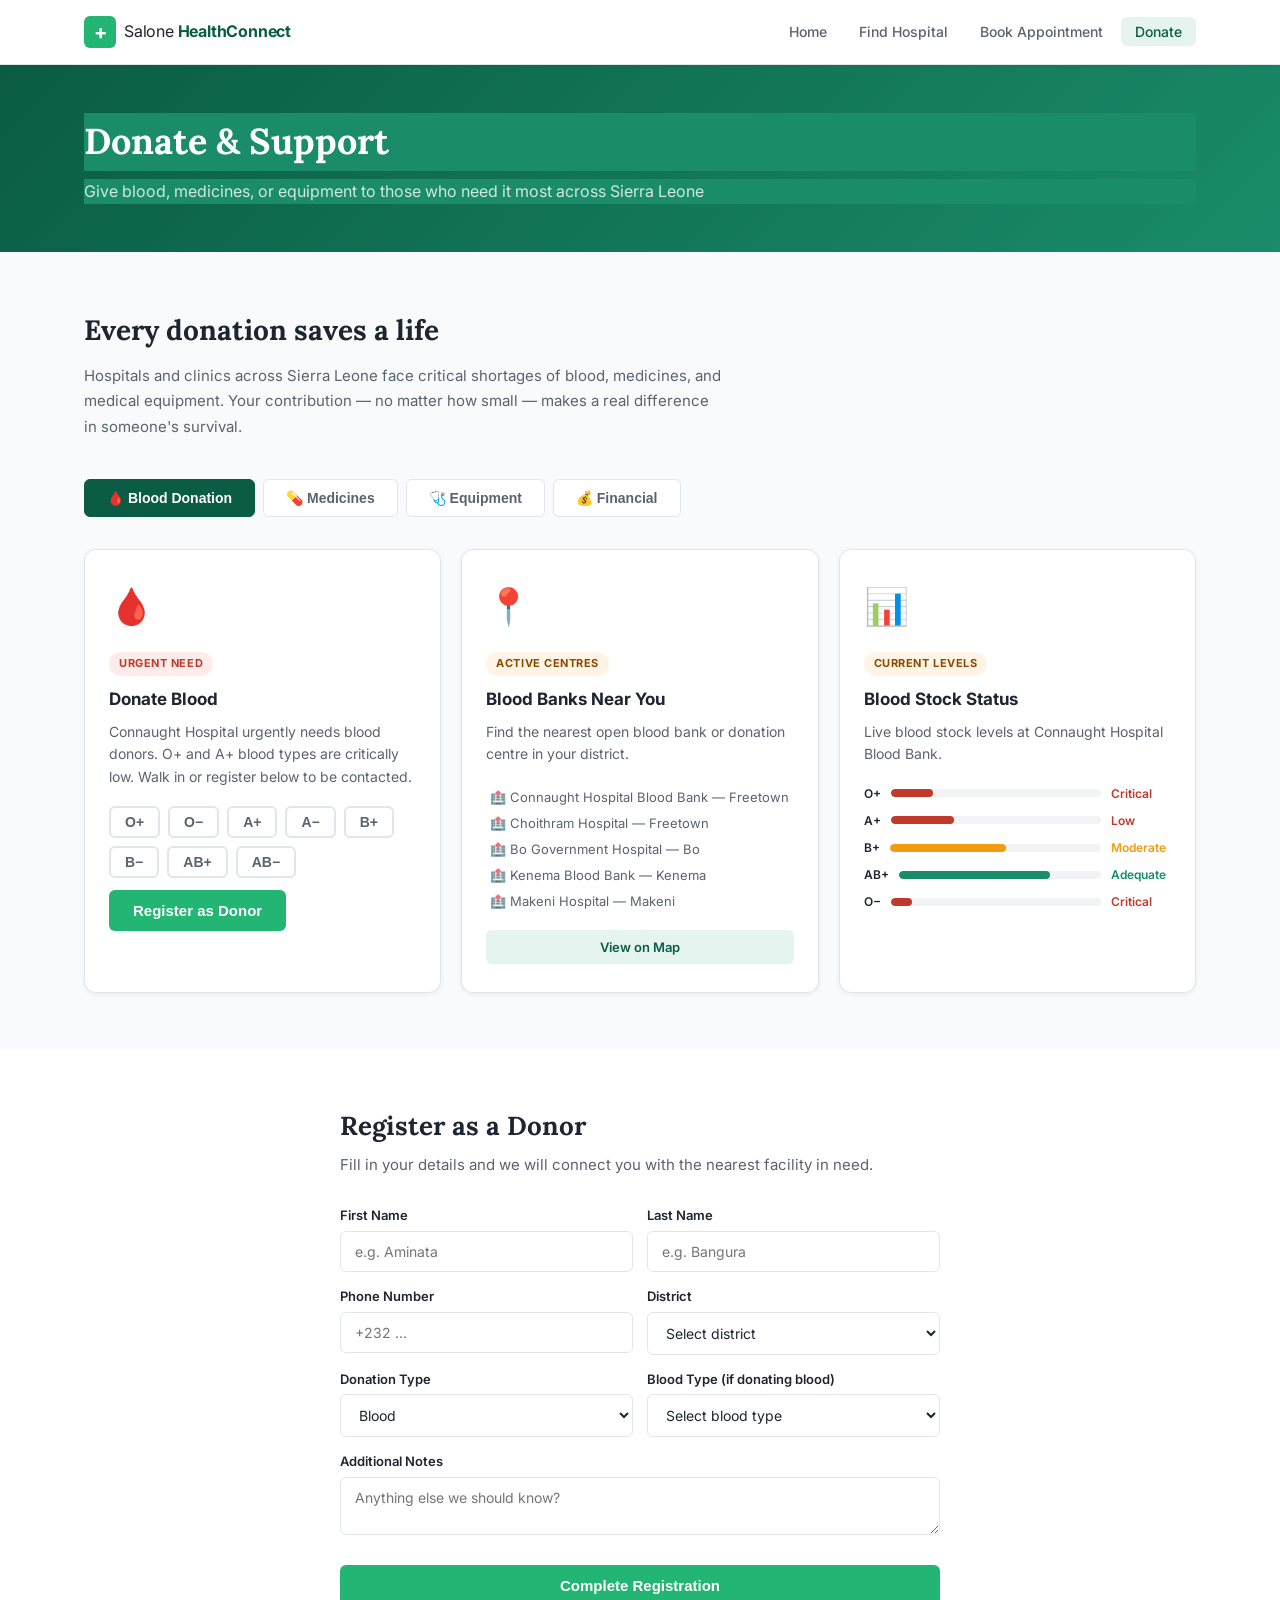
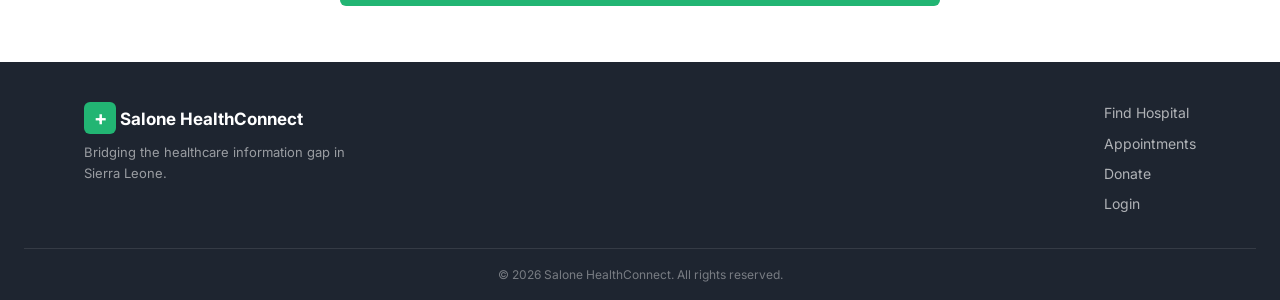
<file: hospital/donate.html>
<!DOCTYPE html>
<html lang="en">
<head>
  <meta charset="UTF-8"/>
  <meta name="viewport" content="width=device-width, initial-scale=1.0"/>
  <title>Donate – Salone HealthConnect</title>
  <link rel="stylesheet" href="style.css"/>
  <link href="https://fonts.googleapis.com/css2?family=Inter:wght@400;500;600;700&family=Lora:wght@600;700&display=swap" rel="stylesheet"/>
</head>
<body>

  <nav class="navbar">
    <div class="nav-inner">
      <a href="index.html" class="brand">
        <span class="brand-cross">+</span>
        <span class="brand-name">Salone <strong>HealthConnect</strong></span>
      </a>
    
      <ul class="nav-links"> 

        <li><a href="index.html">Home</a></li>
        <li><a href="hospitals.html">Find Hospital</a></li>
        <li><a href="appointments.html">Book Appointment</a></li>
        <li><a href="donate.html" class="active">Donate</a></li>
       
      </ul>
    </div>
     
    <div class="mobile-menu" id="mobileMenu">
      <a href="index.html">Home</a>
      <a href="hospitals.html">Find Hospital</a>
      <a href="appointments.html">Book Appointment</a>
      <a href="donate.html">Donate</a>
      <a href="about_us.html">About us</a>
    </div>
  </nav>

  <div class="page-header">
    <div class="container">
      <h1>Donate & Support</h1>
      <p>Give blood, medicines, or equipment to those who need it most across Sierra Leone</p>
    </div>
  </div>

  <!-- Donate Cards -->
  <section class="donate-section" id="items">
    <div class="container">

      <div class="donate-intro">
        <h2>Every donation saves a life</h2>
        <p>Hospitals and clinics across Sierra Leone face critical shortages of blood, medicines, and medical equipment. Your contribution — no matter how small — makes a real difference in someone's survival.</p>
      </div>

      <!-- Tabs -->
      <div class="donate-tabs">
        <button class="tab-btn active" onclick="switchTab(this, 'blood')">🩸 Blood Donation</button>
        <button class="tab-btn" onclick="switchTab(this, 'medicines')">💊 Medicines</button>
        <button class="tab-btn" onclick="switchTab(this, 'equipment')">🩺 Equipment</button>
        <button class="tab-btn" onclick="switchTab(this, 'financial')">💰 Financial</button>
      </div>

      <!-- Blood Donation -->
      <div class="donate-grid" id="tab-blood">

        <div class="donate-card">
          <div class="donate-card-icon">🩸</div>
          <span class="urgency-badge urgent">Urgent Need</span>
          <h3>Donate Blood</h3>
          <p>Connaught Hospital urgently needs blood donors. O+ and A+ blood types are critically low. Walk in or register below to be contacted.</p>
          <div class="blood-types">
            <button class="blood-type-btn">O+</button>
            <button class="blood-type-btn">O−</button>
            <button class="blood-type-btn">A+</button>
            <button class="blood-type-btn">A−</button>
            <button class="blood-type-btn">B+</button>
            <button class="blood-type-btn">B−</button>
            <button class="blood-type-btn">AB+</button>
            <button class="blood-type-btn">AB−</button>
          </div>
          <button class="btn-primary" onclick="scrollToForm()">Register as Donor</button>
        </div>

        <div class="donate-card">
          <div class="donate-card-icon">📍</div>
          <span class="urgency-badge">Active Centres</span>
          <h3>Blood Banks Near You</h3>
          <p>Find the nearest open blood bank or donation centre in your district.</p>
          <ul style="font-size:13px; color:var(--text-muted); line-height:2; margin-bottom:16px; padding-left: 4px;">
            <li>🏥 Connaught Hospital Blood Bank — Freetown</li>
            <li>🏥 Choithram Hospital — Freetown</li>
            <li>🏥 Bo Government Hospital — Bo</li>
            <li>🏥 Kenema Blood Bank — Kenema</li>
            <li>🏥 Makeni Hospital — Makeni</li>
          </ul>
          <a href="hospitals.html" class="btn-small" style="display:inline-block; width:100%; text-align:center;">View on Map</a>
        </div>

        <div class="donate-card">
          <div class="donate-card-icon">📊</div>
          <span class="urgency-badge">Current Levels</span>
          <h3>Blood Stock Status</h3>
          <p>Live blood stock levels at Connaught Hospital Blood Bank.</p>
          <div style="display:flex; flex-direction:column; gap:8px; margin: 12px 0;">
            <div class="stock-row"><span>O+</span><div class="stock-bar"><div class="stock-fill low" style="width:20%"></div></div><span class="stock-label low">Critical</span></div>
            <div class="stock-row"><span>A+</span><div class="stock-bar"><div class="stock-fill low" style="width:30%"></div></div><span class="stock-label low">Low</span></div>
            <div class="stock-row"><span>B+</span><div class="stock-bar"><div class="stock-fill mid" style="width:55%"></div></div><span class="stock-label mid">Moderate</span></div>
            <div class="stock-row"><span>AB+</span><div class="stock-bar"><div class="stock-fill ok" style="width:75%"></div></div><span class="stock-label ok">Adequate</span></div>
            <div class="stock-row"><span>O−</span><div class="stock-bar"><div class="stock-fill low" style="width:10%"></div></div><span class="stock-label low">Critical</span></div>
          </div>
        </div>

      </div>

      <!-- Medicines (hidden by default) -->
      <div class="donate-grid" id="tab-medicines" style="display:none;">
        <div class="donate-card">
          <div class="donate-card-icon">💊</div>
          <span class="urgency-badge urgent">Needed Now</span>
          <h3>Malaria Medications</h3>
          <p>ACT (Artemisinin-based Combination Therapy) medications are critically needed at rural health centres in Tonkolili and Kono districts.</p>
          <button class="btn-primary" onclick="scrollToForm()">Donate Medicines</button>
        </div>
        <div class="donate-card">
          <div class="donate-card-icon">🩹</div>
          <span class="urgency-badge">Needed</span>
          <h3>Wound Care Supplies</h3>
          <p>Bandages, antiseptics, and wound dressing kits are needed at emergency departments across Freetown.</p>
          <button class="btn-primary" onclick="scrollToForm()">Donate Supplies</button>
        </div>
        <div class="donate-card">
          <div class="donate-card-icon">👶</div>
          <span class="urgency-badge urgent">Urgent</span>
          <h3>Maternal Health Supplies</h3>
          <p>Iron supplements, folic acid, and prenatal vitamins for pregnant women in under-served communities.</p>
          <button class="btn-primary" onclick="scrollToForm()">Donate Now</button>
        </div>
      </div>

      <!-- Equipment (hidden by default) -->
      <div class="donate-grid" id="tab-equipment" style="display:none;">
        <div class="donate-card">
          <div class="donate-card-icon">🩺</div>
          <span class="urgency-badge urgent">Critical</span>
          <h3>Diagnostic Equipment</h3>
          <p>Blood pressure monitors, glucometers, and pulse oximeters are needed at community health posts in rural districts.</p>
          <button class="btn-primary" onclick="scrollToForm()">Donate Equipment</button>
        </div>
        <div class="donate-card">
          <div class="donate-card-icon">🔬</div>
          <span class="urgency-badge">Needed</span>
          <h3>Lab Supplies</h3>
          <p>Test kits for malaria, HIV, and TB rapid testing for district hospitals with limited lab capacity.</p>
          <button class="btn-primary" onclick="scrollToForm()">Donate Supplies</button>
        </div>
        <div class="donate-card">
          <div class="donate-card-icon">🛏️</div>
          <span class="urgency-badge">Needed</span>
          <h3>Hospital Furniture</h3>
          <p>Hospital beds, mattresses, and wheelchairs for expanding wards in government hospitals in Bo and Kenema.</p>
          <button class="btn-primary" onclick="scrollToForm()">Donate Furniture</button>
        </div>
      </div>

      <!-- Financial (hidden by default) -->
      <div class="donate-grid" id="tab-financial" style="display:none;">
        <div class="donate-card">
          <div class="donate-card-icon">💰</div>
          <span class="urgency-badge">Open</span>
          <h3>General Health Fund</h3>
          <p>Contribute to the Salone HealthConnect general fund which supports underfunded clinics and emergency care access.</p>
          <button class="btn-primary" onclick="scrollToForm()">Donate Money</button>
        </div>
        <div class="donate-card">
          <div class="donate-card-icon">🏫</div>
          <span class="urgency-badge">Open</span>
          <h3>Community Clinic Support</h3>
          <p>Sponsor a community health post for a month — covering medicines, supplies and health worker incentives.</p>
          <button class="btn-primary" onclick="scrollToForm()">Become a Sponsor</button>
        </div>
        <div class="donate-card">
          <div class="donate-card-icon">👩‍⚕️</div>
          <span class="urgency-badge">Open</span>
          <h3>Health Worker Training</h3>
          <p>Fund training for community health workers in remote districts who serve as the first line of care.</p>
          <button class="btn-primary" onclick="scrollToForm()">Fund Training</button>
        </div>
      </div>

    </div>
  </section>

  <!-- Donor Registration Form -->
  <section class="donate-form-section" id="donorForm">
    <div class="container">
      <div class="donate-form-wrap">
        <h2>Register as a Donor</h2>
        <p>Fill in your details and we will connect you with the nearest facility in need.</p>

        <div class="form-grid">
          <div class="form-field">
            <label>First Name</label>
            <input type="text" id="firstName" placeholder="e.g. Aminata"/>
          </div>
          <div class="form-field">
            <label>Last Name</label>
            <input type="text" id="lastName" placeholder="e.g. Bangura"/>
          </div>
          <div class="form-field">
            <label>Phone Number</label>
            <input type="tel" id="phoneNumber" placeholder="+232 ..."/>
          </div>
          <div class="form-field">
             <label>District</label>
              <select id="district">
               <option value="">Select district</option>
               <option>Western Area Urban</option>
               <option>Western Area Rural</option>
               <option>Bo</option>
               <option>Kenema</option>
               <option>Makeni</option>
               <option>Kono</option>
               <option>Port Loko</option>
               <option>Tonkolili</option>
              </select>
           </div>
          <div class="form-field">
            <label>Donation Type</label>
            <select id="donationType">
              <option>Blood</option>
              <option>Medicines</option>
              <option>Equipment</option>
              <option>Financial</option>
            </select>
         </div>
          <div class="form-field">
            <label>Blood Type (if donating blood)</label>
            <select id="bloodType">
              <option value="">Select blood type</option>
              <option>O+</option>
              <option>O−</option>
              <option>A+</option>
              <option>A−</option>
              <option>B+</option>
              <option>B−</option>
              <option>AB+</option>
              <option>AB−</option>
            </select>
          </div>
          <div class="form-field full">
            <label>Additional Notes</label>
            <textarea id="notes" placeholder="Anything else we should know?"></textarea>
          </div>
        </div>

        <button class="btn-primary" style="width:100%; margin-top:16px;" onclick="registerDonor()">Complete Registration</button>
      </div>
    </div>
  </section>

  <footer class="footer">
    <div class="container footer-inner">
      <div>
        <p class="brand-name-footer"><span class="brand-cross">+</span> Salone HealthConnect</p>
        <p class="footer-desc">Bridging the healthcare information gap in Sierra Leone.</p>
      </div>
      <div class="footer-links">
        <a href="hospitals.html">Find Hospital</a>
        <a href="appointments.html">Appointments</a>
        <a href="donate.html">Donate</a>
        <a href="login.html">Login</a>
      </div>
    </div>
    <div class="footer-bottom">
      <p>© 2026 Salone HealthConnect. All rights reserved.</p>
    </div>
  </footer>

  <style>
    .stock-row { display:flex; align-items:center; gap:10px; font-size:12px; font-weight:600; }
    .stock-bar { flex:1; height:8px; background:var(--gray-100); border-radius:20px; overflow:hidden; }
    .stock-fill { height:100%; border-radius:20px; transition: width 0.4s; }
    .stock-fill.low  { background:#C0392B; }
    .stock-fill.mid  { background:#F39C12; }
    .stock-fill.ok   { background:#1A8C6A; }
    .stock-label.low  { color:#C0392B; min-width:60px; }
    .stock-label.mid  { color:#F39C12; min-width:60px; }
    .stock-label.ok   { color:#1A8C6A; min-width:60px; }
  </style>

  <script>
    function switchTab(btn, tabId) {
      // Update Buttons
      document.querySelectorAll('.tab-btn').forEach(b => b.classList.remove('active'));
      btn.classList.add('active');

      // Update Grids
      ['blood', 'medicines', 'equipment', 'financial'].forEach(id => {
        const el = document.getElementById('tab-' + id);
        if (el) el.style.display = (id === tabId) ? 'grid' : 'none';
      });
    }

    function scrollToForm() {
      document.getElementById('donorForm').scrollIntoView({ behavior: 'smooth' });
    }

    function registerDonor() {
      const firstName = document.getElementById('firstName').value.trim();
      const lastName = document.getElementById('lastName').value.trim();
      const phone = document.getElementById('phoneNumber').value.trim();
      const district = document.getElementById('district').value;
      const donationType = document.getElementById('donationType').value;

      if (!firstName || !lastName || !phone || !district) {
        alert("Please fill in all required fields.");
        return;
      }

      const donor = {
        firstName,
        lastName,
        phone,
        district,
        donationType,
        bloodType: document.getElementById('bloodType').value,
        date: new Date().toLocaleDateString()
      };

      let donors = JSON.parse(localStorage.getItem("donors")) || [];
      donors.push(donor);
      localStorage.setItem("donors", JSON.stringify(donors));

      alert(`Thank you ${firstName}! Your registration for ${donationType} donation has been received. We will contact you soon.`);
      
      // Clear form
      document.getElementById('firstName').value = '';
      document.getElementById('lastName').value = '';
      document.getElementById('phoneNumber').value = '';
      document.getElementById('district').selectedIndex = 0;
      document.getElementById('donationType').selectedIndex = 0;
      document.getElementById('bloodType').selectedIndex = 0;
      document.getElementById('notes').value = '';
    }

    // Simulate "Live" Blood Stock
    function updateBloodStock() {
      const fills = document.querySelectorAll('.stock-fill');
      fills.forEach(fill => {
        let currentWidth = parseInt(fill.style.width);
        let change = Math.floor(Math.random() * 11) - 5;
        let newWidth = Math.min(Math.max(currentWidth + change, 5), 95);
        fill.style.width = newWidth + '%';

        const label = fill.parentElement.nextElementSibling;
        if (newWidth < 25) {
          label.innerText = 'Critical';
          label.className = 'stock-label low';
          fill.className = 'stock-fill low';
        } else if (newWidth < 50) {
          label.innerText = 'Low';
          label.className = 'stock-label low';
          fill.className = 'stock-fill low';
        } else if (newWidth < 75) {
          label.innerText = 'Moderate';
          label.className = 'stock-label mid';
          fill.className = 'stock-fill mid';
        } else {
          label.innerText = 'Adequate';
          label.className = 'stock-label ok';
          fill.className = 'stock-fill ok';
        }
      });
    }

    setInterval(updateBloodStock, 5000);

    const hamburger = document.getElementById('hamburger');
    if (hamburger) {
      hamburger.addEventListener('click', () => {
        const menu = document.getElementById('mobileMenu');
        if (menu) menu.classList.toggle('open');
      });
    }
  </script>

</body>
</html>
</file>
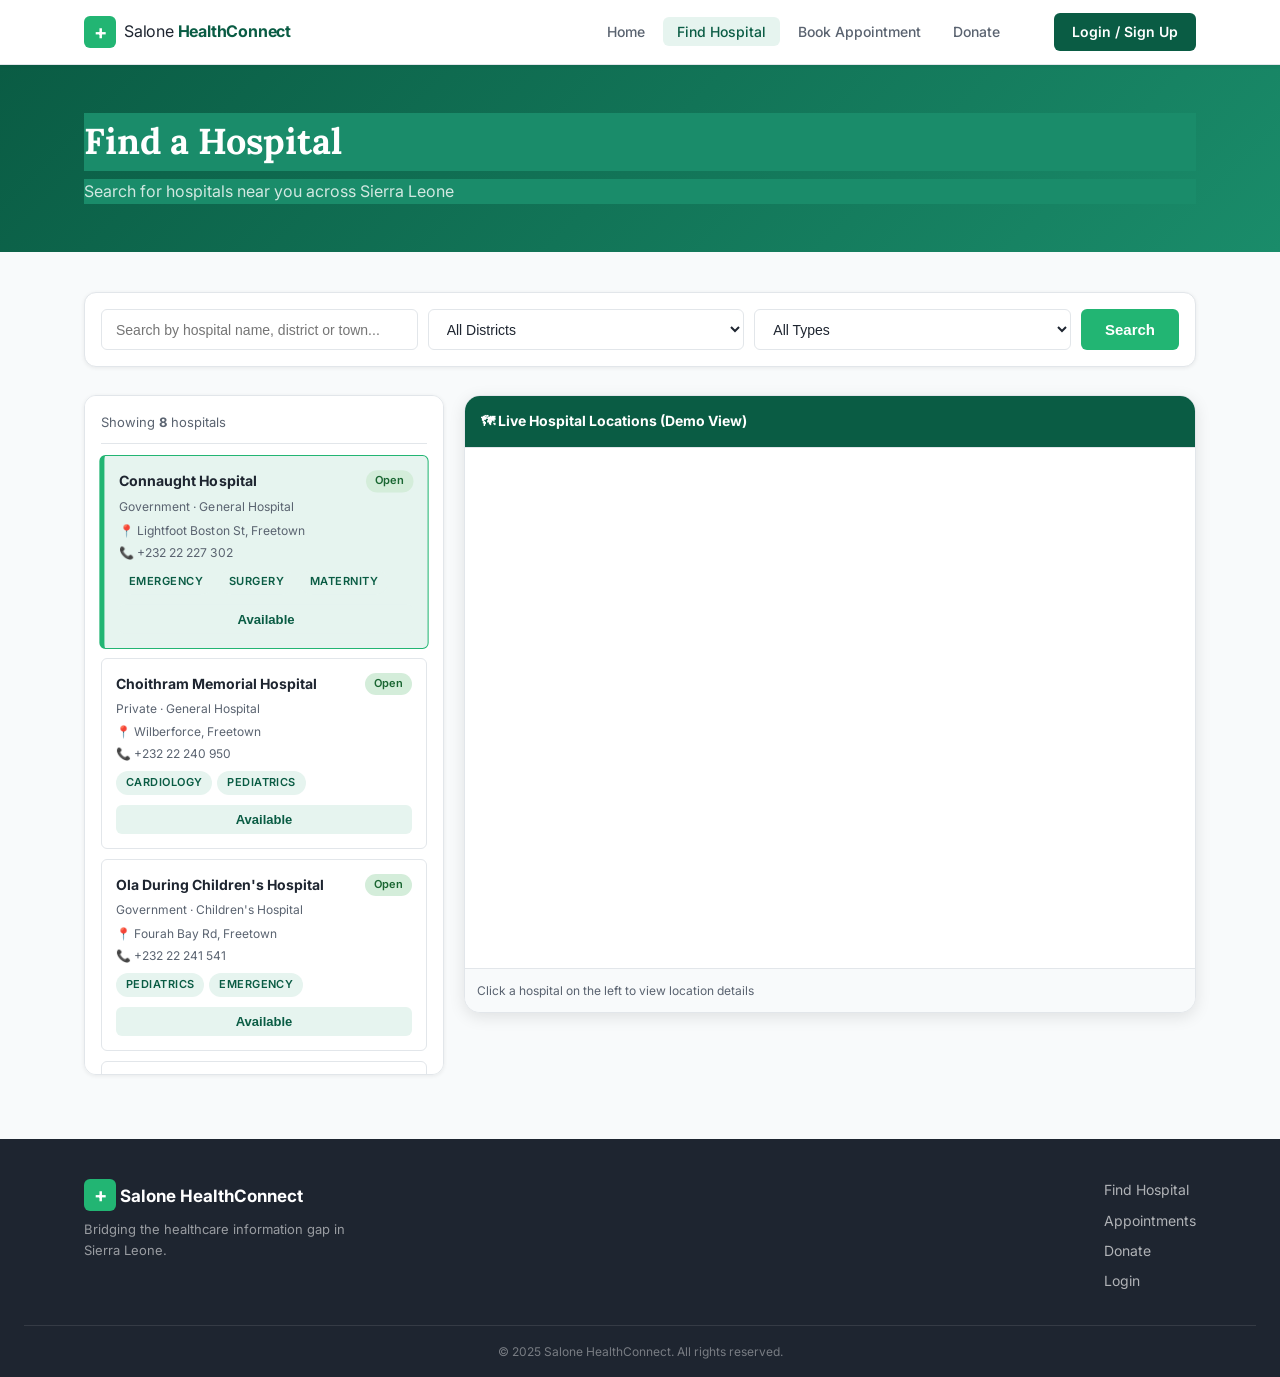
<file: hospital/hospitals.html>
<!DOCTYPE html>
<html lang="en">
<head>
  <meta charset="UTF-8"/>
  <meta name="viewport" content="width=device-width, initial-scale=1.0"/>
  <title>Find a Hospital – Salone HealthConnect</title>
  <link rel="stylesheet" href="style.css"/>
  <link href="https://fonts.googleapis.com/css2?family=Inter:wght@400;500;600;700&family=Lora:wght@600;700&display=swap" rel="stylesheet"/>
</head>
<body>

  <nav class="navbar">
    <div class="nav-inner">
      <a href="index.html" class="brand">
        <span class="brand-cross">+</span>
        <span class="brand-name">Salone <strong>HealthConnect</strong></span>
      </a>
      <ul class="nav-links">
        <li><a href="index.html">Home</a></li>
        <li><a href="hospitals.html" class="active">Find Hospital</a></li>
        <li><a href="appointments.html">Book Appointment</a></li>
        <li><a href="donate.html">Donate</a></li>
      </ul>
      <a href="login.html" class="btn-nav">Login / Sign Up</a>
      <button class="hamburger" id="hamburger">&#9776;</button>
    </div>
    <div class="mobile-menu" id="mobileMenu">
      <a href="index.html">Home</a>
      <a href="hospitals.html">Find Hospital</a>
      <a href="appointments.html">Book Appointment</a>
      <a href="donate.html">Donate</a>
    </div>
  </nav>

  <div class="page-header">
    <div class="container">
      <h1>Find a Hospital</h1>
      <p>Search for hospitals near you across Sierra Leone</p>
    </div>
  </div>

  <section class="hospital-search-section">
    <div class="container">

      <!-- Search Bar -->
      <div class="search-bar">
        <input type="text" id="searchInput" placeholder="Search by hospital name, district or town..." />
        <select id="districtFilter">
          <option value="">All Districts</option>
          <option>Western Area Urban</option>
          <option>Western Area Rural</option>
          <option>Bo</option>
          <option>Kenema</option>
          <option>Makeni</option>
          <option>Kono</option>
          <option>Port Loko</option>
          <option>Tonkolili</option>
        </select>
        <select id="typeFilter">
          <option value="">All Types</option>
          <option>Government</option>
          <option>Private</option>
          <option>NGO</option>
        </select>
        <button class="btn-primary" id="searchBtn">Search</button>
      </div>

      <!-- Map + List Layout -->
      <div class="map-list-layout">
        <!-- LEFT: Hospital List -->
        <div class="hospital-list-panel" id="hospitalList">
          <p class="results-count">Showing <strong id="count">8</strong> hospitals</p>

          <div class="hosp-item active-item" data-district="Western Area Urban" data-type="Government" onclick="selectHospital(this, 'Connaught Hospital')">
            <div class="hosp-item-top">
              <h4>Connaught Hospital</h4>
              <span class="status-badge open">Open</span>
            </div>
            <p class="hosp-type">Government · General Hospital</p>
            <p class="hosp-addr">📍 Lightfoot Boston St, Freetown</p>
            <p class="hosp-phone">📞 +232 22 227 302</p>
            <div class="hosp-tags">
              <span class="tag">Emergency</span>
              <span class="tag">Surgery</span>
              <span class="tag">Maternity</span>
            </div>
            <button class="btn-small map-btn">Available</button>
          </div>

          <div class="hosp-item" data-district="Western Area Urban" data-type="Private" onclick="selectHospital(this, 'Choithram Memorial Hospital')">
            <div class="hosp-item-top">
              <h4>Choithram Memorial Hospital</h4>
              <span class="status-badge open">Open</span>
            </div>
            <p class="hosp-type">Private · General Hospital</p>
            <p class="hosp-addr">📍 Wilberforce, Freetown</p>
            <p class="hosp-phone">📞 +232 22 240 950</p>
            <div class="hosp-tags">
              <span class="tag">Cardiology</span>
              <span class="tag">Pediatrics</span>
            </div>
            <button class="btn-small map-btn">Available</button>
          </div>

          <div class="hosp-item" data-district="Western Area Urban" data-type="Government" onclick="selectHospital(this, 'Ola During Children Hospital')">
            <div class="hosp-item-top">
              <h4>Ola During Children's Hospital</h4>
              <span class="status-badge open">Open</span>
            </div>
            <p class="hosp-type">Government · Children's Hospital</p>
            <p class="hosp-addr">📍 Fourah Bay Rd, Freetown</p>
            <p class="hosp-phone">📞 +232 22 241 541</p>
            <div class="hosp-tags">
              <span class="tag">Pediatrics</span>
              <span class="tag">Emergency</span>
            </div>
            <button class="btn-small map-btn">Available</button>
          </div>

          <div class="hosp-item" data-district="Western Area Urban" data-type="Government" onclick="selectHospital(this, 'Lumley Government Hospital')">
            <div class="hosp-item-top">
              <h4>Lumley Government Hospital</h4>
              <span class="status-badge closed">Closed</span>
            </div>
            <p class="hosp-type">Government · General Hospital</p>
            <p class="hosp-addr">📍 Lumley, Freetown</p>
            <p class="hosp-phone">📞 +232 22 236 777</p>
            <div class="hosp-tags">
              <span class="tag">General</span>
              <span class="tag">Maternity</span>
            </div>
            <button class="btn-small map-btn">Unavailable</button>
          </div>

          <div class="hosp-item" data-district="Bo" data-type="Government" onclick="selectHospital(this, 'Bo Government Hospital')">
            <div class="hosp-item-top">
              <h4>Bo Government Hospital</h4>
              <span class="status-badge open">Open</span>
            </div>
            <p class="hosp-type">Government · Regional Hospital</p>
            <p class="hosp-addr">📍 Bo, Southern Province</p>
            <p class="hosp-phone">📞 +232 32 202 000</p>
            <div class="hosp-tags">
              <span class="tag">General</span>
              <span class="tag">Maternity</span>
            </div>
            <button class="btn-small map-btn">Available</button>
          </div>

          <div class="hosp-item" data-district="Kenema" data-type="Government" onclick="selectHospital(this, 'Kenema Government Hospital')">
            <div class="hosp-item-top">
              <h4>Kenema Government Hospital</h4>
              <span class="status-badge open">Open</span>
            </div>
            <p class="hosp-type">Government · Regional Hospital</p>
            <p class="hosp-addr">📍 Kenema, Eastern Province</p>
            <p class="hosp-phone">📞 +232 32 402 001</p>
            <div class="hosp-tags">
              <span class="tag">General</span>
              <span class="tag">Lab</span>
            </div>
            <button class="btn-small map-btn">Available</button>
          </div>

          <div class="hosp-item" data-district="Makeni" data-type="Government" onclick="selectHospital(this, 'Makeni Government Hospital')">
            <div class="hosp-item-top">
              <h4>Makeni Government Hospital</h4>
              <span class="status-badge open">Open</span>
            </div>
            <p class="hosp-type">Government · Regional Hospital</p>
            <p class="hosp-addr">📍 Makeni, Northern Province</p>
            <p class="hosp-phone">📞 +232 76 600 001</p>
            <div class="hosp-tags">
              <span class="tag">General</span>
              <span class="tag">Surgery</span>
            </div>
            <button class="btn-small map-btn">Available</button>
          </div>

          <div class="hosp-item" data-district="Western Area Urban" data-type="Private" onclick="selectHospital(this, 'Mercy Hospital')">
            <div class="hosp-item-top">
              <h4>Mercy Hospital</h4>
              <span class="status-badge open">Open</span>
            </div>
            <p class="hosp-type">Private · Specialist Hospital</p>
            <p class="hosp-addr">📍 Hill Station, Freetown</p>
            <p class="hosp-phone">📞 +232 77 888 999</p>
            <div class="hosp-tags">
              <span class="tag">Diagnostics</span>
              <span class="tag">Gynecology</span>
            </div>
            <button class="btn-small map-btn">Available</button>
          </div>
        </div>

        <!-- RIGHT: MAP PANEL -->
        <div class="map-panel">
          <div class="map-label">
            🗺 Live Hospital Locations (Demo View)
          </div>
          <iframe
            id="mapFrame"
            class="google-map-frame"
            src="https://www.google.com/maps?q=Freetown%20Sierra%20Leone%20hospitals&output=embed">
          </iframe>
          <div class="map-note">
            Click a hospital on the left to view location details
          </div>
        </div>
      </div>
    </div>
  </section>

  <script>
    function selectHospital(element, name) {
      // Remove active class from all items
      const items = document.querySelectorAll('.hosp-item');
      items.forEach(item => item.classList.remove('active-item'));
      
      // Add active class to selected item
      element.classList.add('active-item');
      
      // Update Map
      const mapFrame = document.getElementById('mapFrame');
      const searchUrl = `https://www.google.com/maps?q=${encodeURIComponent(name + ' Sierra Leone')}&output=embed`;
      mapFrame.src = searchUrl;
    }

    const searchInput = document.getElementById('searchInput');
    const districtFilter = document.getElementById('districtFilter');
    const typeFilter = document.getElementById('typeFilter');
    const searchBtn = document.getElementById('searchBtn');
    const hospitalItems = document.querySelectorAll('.hosp-item');
    const countDisplay = document.getElementById('count');

    function filterHospitals() {
      const searchTerm = searchInput.value.toLowerCase();
      const districtValue = districtFilter.value;
      const typeValue = typeFilter.value;
      
      let visibleCount = 0;

      hospitalItems.forEach(item => {
        const name = item.querySelector('h4').innerText.toLowerCase();
        const address = item.querySelector('.hosp-addr').innerText.toLowerCase();
        const district = item.getAttribute('data-district');
        const type = item.getAttribute('data-type');

        const matchesSearch = name.includes(searchTerm) || address.includes(searchTerm);
        const matchesDistrict = districtValue === "" || district === districtValue;
        const matchesType = typeValue === "" || type === typeValue;

        if (matchesSearch && matchesDistrict && matchesType) {
          item.style.display = "block";
          visibleCount++;
        } else {
          item.style.display = "none";
        }
      });

      countDisplay.innerText = visibleCount;
    }

    searchBtn.addEventListener('click', filterHospitals);
    searchInput.addEventListener('keyup', (e) => {
      if (e.key === 'Enter') filterHospitals();
    });
    districtFilter.addEventListener('change', filterHospitals);
    typeFilter.addEventListener('change', filterHospitals);

    // Mobile Menu Toggle
     const hamburger = document.getElementById('hamburger');
     const mobileMenu = document.getElementById('mobileMenu');
     hamburger.addEventListener('click', () => {
       mobileMenu.classList.toggle('open');
     });
  </script>


    

      </div>
    </div>
  </section>

  <footer class="footer">
    <div class="container footer-inner">
      <div>
        <p class="brand-name-footer"><span class="brand-cross">+</span> Salone HealthConnect</p>
        <p class="footer-desc">Bridging the healthcare information gap in Sierra Leone.</p>
      </div>
      <div class="footer-links">
        <a href="hospitals.html">Find Hospital</a>
        <a href="appointments.html">Appointments</a>
        <a href="donate.html">Donate</a>
        <a href="login.html">Login</a>
      </div>
    </div>
    <div class="footer-bottom">
      <p>© 2025 Salone HealthConnect. All rights reserved.</p>
    </div>
  </footer>

  <script>
    function selectHospital(el, name) {
      document.querySelectorAll('.hosp-item').forEach(i => i.classList.remove('active-item'));
      el.classList.add('active-item');
      // When API key is added, update map src here dynamically
    }
    document.getElementById('hamburger').addEventListener('click', function() {
      document.getElementById('mobileMenu').classList.toggle('open');
    });
  </script>
</body>
</html>
</file>
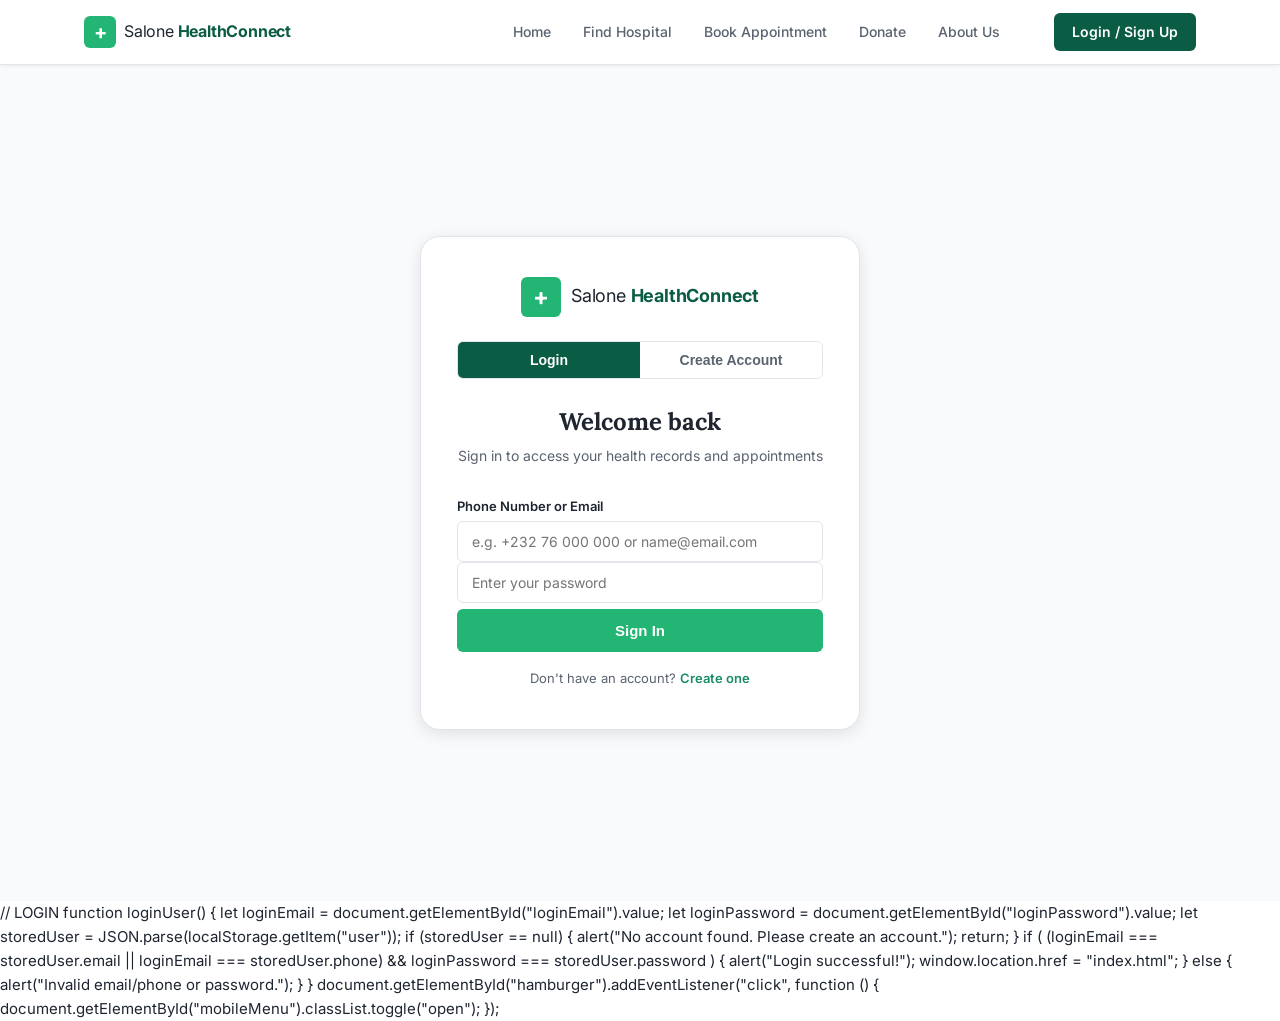
<file: hospital/login.html>
<!DOCTYPE html>
<html lang="en">
<head>
  <meta charset="UTF-8">
  <meta name="viewport" content="width=device-width, initial-scale=1.0">
  <title>Login – Salone HealthConnect</title>

  <link rel="stylesheet" href="style.css">

  <link href="https://fonts.googleapis.com/css2?family=Inter:wght@400;500;600;700&family=Lora:wght@600;700&display=swap" rel="stylesheet">
</head>
<body>

  <!-- NAVBAR -->
  <nav class="navbar">
    <div class="nav-inner">

      <a href="index.html" class="brand">
        <span class="brand-cross">+</span>
        <span class="brand-name">Salone <strong>HealthConnect</strong></span>
      </a>

      <ul class="nav-links">
        <li><a href="index.html">Home</a></li>
        <li><a href="hospitals.html">Find Hospital</a></li>
        <li><a href="appointments.html">Book Appointment</a></li>
        <li><a href="donate.html">Donate</a></li>
        <li><a href="about_us.html">About Us</a></li>
      </ul>

      <a href="login.html" class="btn-nav active">
        Login / Sign Up
      </a>

      <button class="hamburger" id="hamburger">
        &#9776;
      </button>

    </div>

    <div class="mobile-menu" id="mobileMenu">
      <a href="index.html">Home</a>
      <a href="hospitals.html">Find Hospital</a>
      <a href="appointments.html">Book Appointment</a>
      <a href="donate.html">Donate</a>
      <a href="about_us.html">About Us</a>
      <a href="login.html" class="active">Login / Sign Up</a>
    </div>
  </nav>

  <!-- LOGIN PAGE -->
  <div class="login-page">

    <div class="login-box">

      <div class="login-logo">
        <span class="brand-cross" style="width:40px;height:40px;font-size:24px;">+</span>
        <span class="brand-name" style="font-size:18px;">
          Salone <strong>HealthConnect</strong>
        </span>
      </div>

      <!-- Tabs -->
      <div class="login-tabs">
        <button class="login-tab active" id="tabLogin" onclick="showLogin()">
          Login
        </button>

        <button class="login-tab" id="tabRegister" onclick="showRegister()">
          Create Account
        </button>
      </div>

      <!-- LOGIN FORM -->
      <div id="loginForm">

        <h2>Welcome back</h2>

        <p class="login-sub">
          Sign in to access your health records and appointments
        </p>

        <div class="login-form">

          <div>
            <label>Phone Number or Email</label>
            <input
            type="text"
            id="loginEmail"
            placeholder="e.g. +232 76 000 000 or name@email.com"
            required>

           <input
            type="password"
            id="loginPassword"
            placeholder="Enter your password"
            required>

           <button type="button"
             class="btn-primary"
             onclick="loginUser()">
             Sign In
            </button>
            
          </div>

          

        </div>

        <p class="login-divider">
          Don't have an account?
          <a href="#" onclick="showRegister(); return false;">
            Create one
          </a>
        </p>

      </div>

      <!-- REGISTER FORM -->
      <div id="registerForm" style="display:none;">

        <h2>Create account</h2>

        <p class="login-sub">
          Join Salone HealthConnect to manage your health
        </p>

        <div class="login-form">

          <div>
            <label>Full Name</label>

            <input
            type="text"
            id="fullName"
            placeholder="e.g. Aminata Bangura"
            required>
          </div>

          <div>
            <label>Phone Number</label>

           <input
           type="tel"
           id="phone"
           placeholder="+232 ..."
           required>
          </div>

          <div>
            <label>Email Address (optional)</label>

            <input
            type="email"
            id="email"
            placeholder="name@email.com">
          </div>

          <div>
            <label>District</label>

            <select class="district-select" required>

              <option value="">
                Select your district
              </option>

              <option>Western Area Urban</option>
              <option>Western Area Rural</option>
              <option>Bo</option>
              <option>Kenema</option>
              <option>Makeni</option>
              <option>Kono</option>
              <option>Port Loko</option>
              <option>Tonkolili</option>

            </select>

          </div>

          <div>
            <label>Password</label>

            <input
            type="password"
            id="registerPassword"
            placeholder="Create a strong password"
            required>
          </div>

          <div>
            <label>Confirm Password</label>

            <input
            type="password"
            id="confirmPassword"
            placeholder="Repeat your password"
            required>
          </div>

          <button
            type="button"
            class="btn-primary"
            onclick="registerUser()">
            Create Account
          </button>

        </div>

        <p class="login-divider">
          Already have an account?

          <a href="#" onclick="showLogin(); return false;">
            Sign in
          </a>
        </p>

      </div>

    </div>

  </div>

  <!-- JAVASCRIPT -->
  <script>

function showLogin() {
    document.getElementById("loginForm").style.display = "block";
    document.getElementById("registerForm").style.display = "none";
    document.getElementById("tabLogin").classList.add("active");
    document.getElementById("tabRegister").classList.remove("active");
}

function showRegister() {
    document.getElementById("loginForm").style.display = "none";
    document.getElementById("registerForm").style.display = "block";
    document.getElementById("tabLogin").classList.remove("active");
    document.getElementById("tabRegister").classList.add("active");
}

// REGISTER ACCOUNT
function registerUser() {
    const fullName = document.getElementById("fullName").value;
    const phone = document.getElementById("phone").value;
    const email = document.getElementById("email").value;
    const district = document.querySelector(".district-select").value;
    const password = document.getElementById("registerPassword").value;
    const confirmPassword = document.getElementById("confirmPassword").value;

    if (!fullName || !phone || !district || !password || !confirmPassword) {
        alert("Please fill in all required fields.");
        return;
    }

    if (password !== confirmPassword) {
        alert("Passwords do not match.");
        return;
    }

    const user = {
        fullName,
        phone,
        email,
        district,
        password
    };

    // Store in localStorage (for demo purposes)
    let users = JSON.parse(localStorage.getItem("users")) || [];
    
    // Check if user already exists
    if (users.find(u => u.phone === phone)) {
        alert("An account with this phone number already exists.");
        return;
    }

    users.push(user);
    localStorage.setItem("users", JSON.stringify(users));

    alert("Account created successfully! You can now login.");
    showLogin();
}

// LOGIN USER
function loginUser() {
    const loginInput = document.getElementById("loginEmail").value;
    const loginPass = document.getElementById("loginPassword").value;

    if (!loginInput || !loginPass) {
        alert("Please enter your credentials.");
        return;
    }

    let users = JSON.parse(localStorage.getItem("users")) || [];
    const user = users.find(u => (u.phone === loginInput || u.email === loginInput) && u.password === loginPass);

    if (user) {
        localStorage.setItem("currentUser", JSON.stringify(user));
        alert("Login successful!");
        window.location.href = "patient-portal.html";
    } else {
        alert("Invalid credentials. Please try again.");
    }
}

// Hamburger Toggle
const hamburger = document.getElementById('hamburger');
const mobileMenu = document.getElementById('mobileMenu');
hamburger.addEventListener('click', () => {
    mobileMenu.classList.toggle('open');
});

  </script>
</body>
</html>



// LOGIN
function loginUser() {

    let loginEmail = document.getElementById("loginEmail").value;
    let loginPassword = document.getElementById("loginPassword").value;

    let storedUser = JSON.parse(localStorage.getItem("user"));

    if (storedUser == null) {
        alert("No account found. Please create an account.");
        return;
    }

    if (
        (loginEmail === storedUser.email ||
        loginEmail === storedUser.phone)
        &&
        loginPassword === storedUser.password
    ) {

        alert("Login successful!");

        window.location.href = "index.html";

    } else {

        alert("Invalid email/phone or password.");

    }

}


document.getElementById("hamburger").addEventListener("click", function () {

    document.getElementById("mobileMenu").classList.toggle("open");

});

</script>

</body>
</html>
</file>
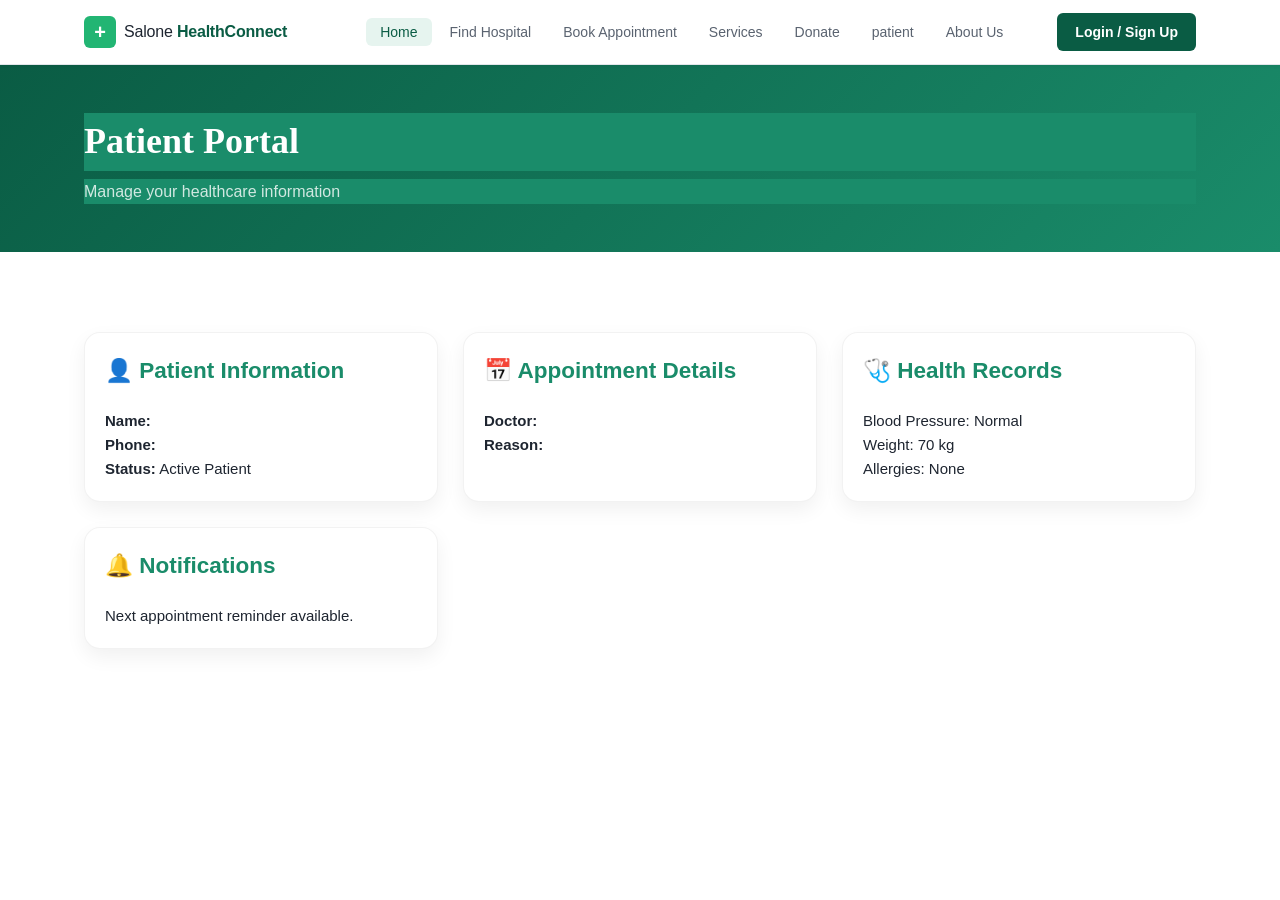
<file: hospital/patient-portal.html>
<!DOCTYPE html>
<html lang="en">
<head>
    <meta charset="UTF-8">
    <meta name="viewport" content="width=device-width, initial-scale=1.0">
    <title>Patient Portal - Salone HealthConnect</title>
    <link rel="stylesheet" href="style.css">
</head>
<body>

<!-- NAVIGATION -->
  <nav class="navbar">
    <div class="nav-inner">
      <a href="index.html" class="brand">
        <span class="brand-cross">+</span>
        <span class="brand-name">Salone <strong>HealthConnect</strong></span>
      </a>

      <ul class="nav-links">
        <li><a href="index.html" class="active">Home</a></li>
        <li><a href="hospitals.html">Find Hospital</a></li>
        <li><a href="appointments.html">Book Appointment</a></li>
        <li><a href="service.html">Services</a></li>
        <li><a href="donate.html">Donate</a></li>
        <li><a href="patient-portal.html">patient</a></li>
        <li><a href="about_us.html">About Us</a></li>
      </ul>

      <a href="login.html" class="btn-nav">Login / Sign Up</a>

      <button class="hamburger" id="hamburger">
        &#9776;
      </button>
    </div>

    <div class="mobile-menu" id="mobileMenu">
      <a href="index.html">Home</a>
      <a href="hospitals.html">Find Hospital</a>
      <a href="appointments.html">Book Appointment</a>
      <a href="donate.html">Donate</a>
      <a href="service.html">Services</a>
      <a href="about_us.html">About Us</a>
    </div>
  </nav><!-- Header -->
<div class="page-header">
    <div class="container">
        <h1>Patient Portal</h1>
        <p>Manage your healthcare information</p>
    </div>
</div>


<section class="portal-section">
<div class="container">

<div class="portal-grid">

<!-- Patient Information -->
<div class="portal-card">
    <h2>👤 Patient Information</h2>

    <p><strong>Name:</strong> <span id="patientName"></span></p>

    <p><strong>Phone:</strong> <span id="patientPhone"></span></p>

    <p><strong>Status:</strong> Active Patient</p>
</div>


<!-- Appointment -->
<div class="portal-card">
    <h2>📅 Appointment Details</h2>

    <p><strong>Doctor:</strong> <span id="doctor"></span></p>

    <p><strong>Reason:</strong> <span id="reason"></span></p>
</div>


<!-- Health Records -->
<div class="portal-card">
    <h2>🩺 Health Records</h2>

    <p>Blood Pressure: Normal</p>

    <p>Weight: 70 kg</p>

    <p>Allergies: None</p>
</div>


<!-- Notifications -->
<div class="portal-card">
    <h2>🔔 Notifications</h2>

    <p>Next appointment reminder available.</p>
</div>

</div>
<script>

let appointment =
JSON.parse(localStorage.getItem("appointment"));

if(appointment){

document.getElementById("patientName").innerText =
appointment.patientName;

document.getElementById("patientPhone").innerText =
appointment.patientPhone;

document.getElementById("doctor").innerText =
appointment.doctor;

document.getElementById("reason").innerText =
appointment.visitReason;

}

// Hamburger Toggle
const hamburger = document.getElementById('hamburger');
const mobileMenu = document.getElementById('mobileMenu');
hamburger.addEventListener('click', () => {
    mobileMenu.classList.toggle('open');
});

</script>

</body>
</html>
</file>
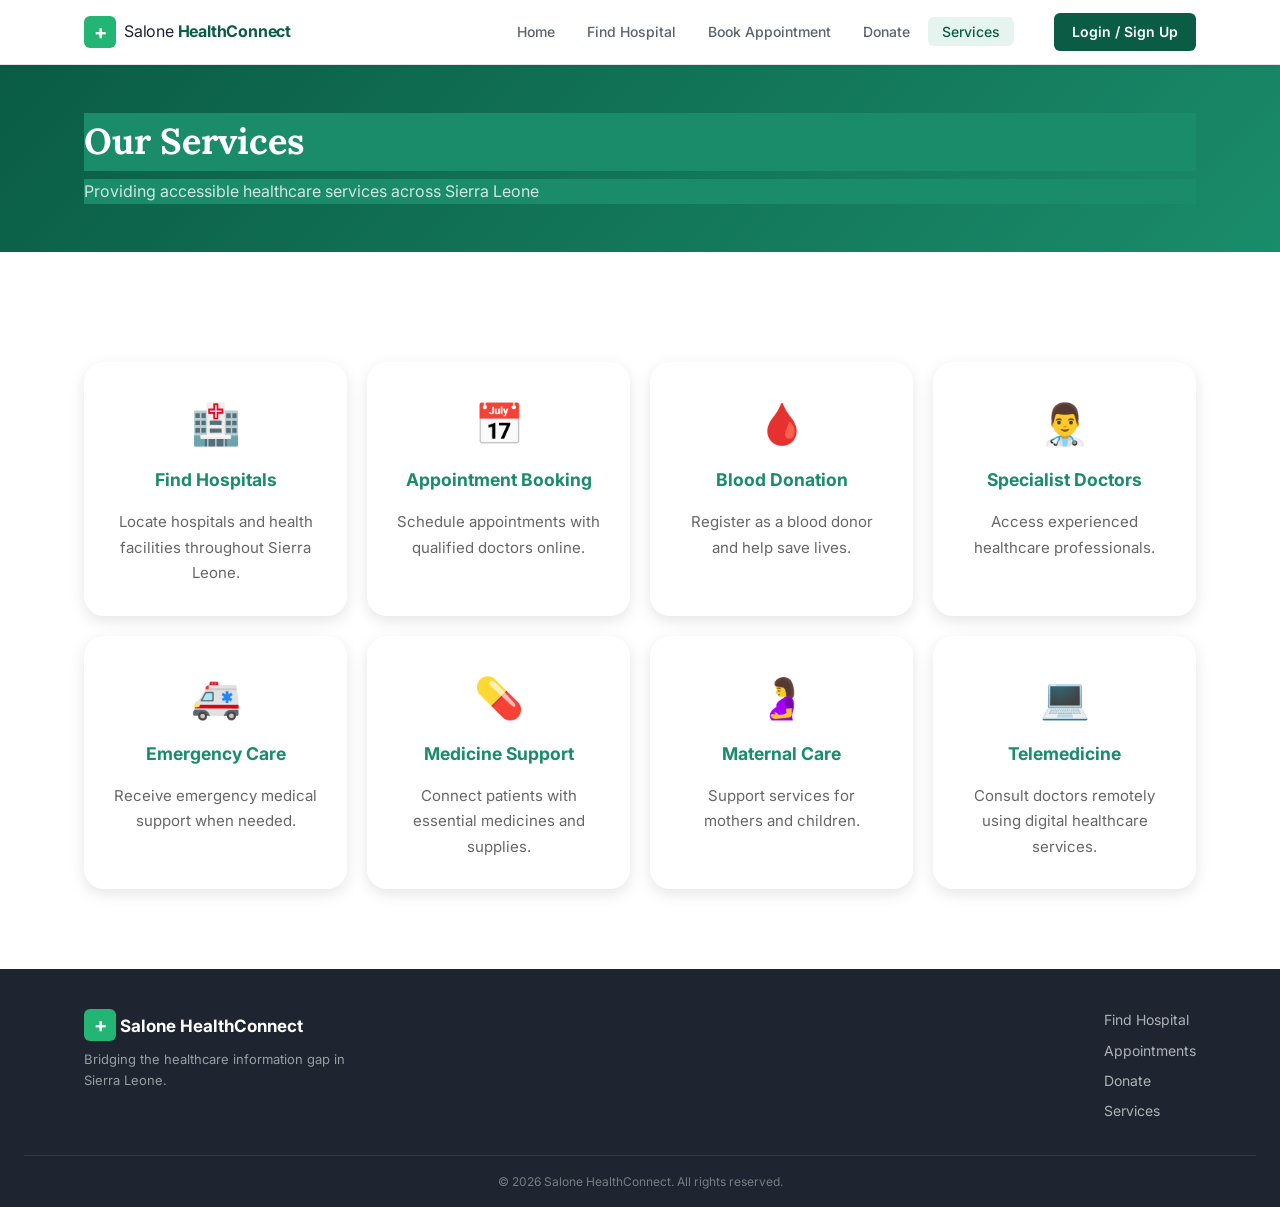
<file: hospital/service.html>
<!DOCTYPE html>
<html lang="en">
<head>
    <meta charset="UTF-8">
    <meta name="viewport" content="width=device-width, initial-scale=1.0">
    <title>Our Services – Salone HealthConnect</title>

    <link rel="stylesheet" href="style.css">

    <link href="https://fonts.googleapis.com/css2?family=Inter:wght@400;500;600;700&family=Lora:wght@600;700&display=swap" rel="stylesheet">
</head>
<body>

    <!-- NAVBAR -->
    <nav class="navbar">
        <div class="nav-inner">

            <a href="index.html" class="brand">
                <span class="brand-cross">+</span>
                <span class="brand-name">
                    Salone <strong>HealthConnect</strong>
                </span>
            </a>

            <ul class="nav-links">
                <li><a href="index.html">Home</a></li>
                <li><a href="hospitals.html">Find Hospital</a></li>
                <li><a href="appointments.html">Book Appointment</a></li>
                <li><a href="donate.html">Donate</a></li>
                <li><a href="services.html" class="active">Services</a></li>
            </ul>

            <a href="login.html" class="btn-nav">
                Login / Sign Up
            </a>

            <button class="hamburger" id="hamburger">
                &#9776;
            </button>
        </div>

        <div class="mobile-menu" id="mobileMenu">
            <a href="index.html">Home</a>
            <a href="hospitals.html">Find Hospital</a>
            <a href="appointments.html">Book Appointment</a>
            <a href="donate.html">Donate</a>
            <a href="service.html">Services</a>
            <a href="about_us.html">About Us</a>
        </div>
    </nav>


    <!-- PAGE HEADER -->
    <div class="page-header">
        <div class="container">
            <h1>Our Services</h1>
            <p>
                Providing accessible healthcare services across Sierra Leone
            </p>
        </div>
    </div>


    <!-- SERVICES -->
    <section class="services-section">

        <div class="container">

            <div class="services-grid">

                <div class="service-card">
                    <div class="service-icon">🏥</div>
                    <h3>Find Hospitals</h3>
                    <p>
                        Locate hospitals and health facilities throughout Sierra Leone.
                    </p>
                </div>

                <div class="service-card">
                    <div class="service-icon">📅</div>
                    <h3>Appointment Booking</h3>
                    <p>
                        Schedule appointments with qualified doctors online.
                    </p>
                </div>

                <div class="service-card">
                    <div class="service-icon">🩸</div>
                    <h3>Blood Donation</h3>
                    <p>
                        Register as a blood donor and help save lives.
                    </p>
                </div>

                <div class="service-card">
                    <div class="service-icon">👨‍⚕️</div>
                    <h3>Specialist Doctors</h3>
                    <p>
                        Access experienced healthcare professionals.
                    </p>
                </div>

                <div class="service-card">
                    <div class="service-icon">🚑</div>
                    <h3>Emergency Care</h3>
                    <p>
                        Receive emergency medical support when needed.
                    </p>
                </div>

                <div class="service-card">
                    <div class="service-icon">💊</div>
                    <h3>Medicine Support</h3>
                    <p>
                        Connect patients with essential medicines and supplies.
                    </p>
                </div>

                <div class="service-card">
                    <div class="service-icon">🤰</div>
                    <h3>Maternal Care</h3>
                    <p>
                        Support services for mothers and children.
                    </p>
                </div>

                <div class="service-card">
                    <div class="service-icon">💻</div>
                    <h3>Telemedicine</h3>
                    <p>
                        Consult doctors remotely using digital healthcare services.
                    </p>
                </div>

            </div>

        </div>

    </section>


    <!-- FOOTER -->
    <footer class="footer">
        <div class="container footer-inner">

            <div>
                <p class="brand-name-footer">
                    <span class="brand-cross">+</span>
                    Salone HealthConnect
                </p>

                <p class="footer-desc">
                    Bridging the healthcare information gap in Sierra Leone.
                </p>
            </div>

            <div class="footer-links">
                <a href="hospitals.html">Find Hospital</a>
                <a href="appointments.html">Appointments</a>
                <a href="donate.html">Donate</a>
                <a href="services.html">Services</a>
            </div>

        </div>

        <div class="footer-bottom">
            <p>
                © 2026 Salone HealthConnect. All rights reserved.
            </p>
        </div>
    </footer>

    <script>
        const hamburger = document.getElementById('hamburger');
        const mobileMenu = document.getElementById('mobileMenu');
        hamburger.addEventListener('click', () => {
            mobileMenu.classList.toggle('open');
        });
    </script>
</body>
</html>
</file>
<file: hospital/style.css>
/* =============================================
   SALONE HEALTHCONNECT — MAIN STYLESHEET
   ============================================= */

/* --- Reset & Base --- */
*, *::before, *::after {
  box-sizing: border-box;
  margin: 0;
  padding: 0;
}

:root {
  --green-dark:   #0A5C44;
  --green-mid:    #1A8C6A;
  --green-light:  #E6F4EF;
  --green-accent: #22B573;
  --red-emergency:#C0392B;
  --red-light:    #FDECEA;
  --white:        #FFFFFF;
  --off-white:    #F8FAFB;
  --gray-100:     #F1F3F5;
  --gray-200:     #E2E6EA;
  --gray-400:     #9AA3AF;
  --gray-600:     #5A6370;
  --gray-800:     #1E2530;
  --text-main:    #1E2530;
  --text-muted:   #5A6370;
  --border:       #E2E6EA;
  --radius-sm:    6px;
  --radius-md:    12px;
  --radius-lg:    20px;
  --shadow-sm:    0 1px 4px rgba(0,0,0,0.07);
  --shadow-md:    0 4px 16px rgba(0,0,0,0.10);
  --shadow-lg:    0 8px 32px rgba(0,0,0,0.13);
  --font-body:    'Inter', sans-serif;
  --font-display: 'Lora', serif;
}

html { scroll-behavior: smooth; }

body {
  font-family: var(--font-body);
  color: var(--text-main);
  background: var(--white);
  line-height: 1.6;
  font-size: 15px;
}

a { text-decoration: none; color: inherit; }
ul { list-style: none; }
img { max-width: 100%; display: block; }

.container {
  max-width: 1160px;
  margin: 0 auto;
  padding: 0 24px;
}

/* =============================================
   NAVBAR
   ============================================= */
.navbar {
  position: sticky;
  top: 0;
  z-index: 100;
  background: var(--white);
  border-bottom: 1px solid var(--border);
  box-shadow: var(--shadow-sm);
}

.nav-inner {
  max-width: 1160px;
  margin: 0 auto;
  padding: 0 24px;
  height: 64px;
  display: flex;
  align-items: center;
  gap: 32px;
}

.brand {
  display: flex;
  align-items: center;
  gap: 8px;
  flex-shrink: 0;
}

.brand-cross {
  display: inline-flex;
  align-items: center;
  justify-content: center;
  width: 32px;
  height: 32px;
  background: var(--green-accent);
  color: var(--white);
  border-radius: var(--radius-sm);
  font-size: 20px;
  font-weight: 700;
  line-height: 1;
}

.brand-name {
  font-size: 16px;
  color: var(--text-main);
  letter-spacing: -0.2px;
}

.brand-name strong {
  color: var(--green-dark);
}

.nav-links {
  display: flex;
  gap: 4px;
  margin-left: auto;
}

.nav-links a {
  padding: 6px 14px;
  border-radius: var(--radius-sm);
  font-size: 14px;
  font-weight: 500;
  color: var(--text-muted);
  transition: background 0.18s, color 0.18s;
}

.nav-links a:hover,
.nav-links a.active {
  background: var(--green-light);
  color: var(--green-dark);
}

.btn-nav {
  margin-left: 8px;
  padding: 8px 18px;
  background: var(--green-dark);
  color: var(--white);
  border-radius: var(--radius-sm);
  font-size: 14px;
  font-weight: 600;
  white-space: nowrap;
  transition: background 0.18s;
}

.btn-nav:hover {
  background: var(--green-mid);
}

.hamburger {
  display: none;
  background: none;
  border: none;
  font-size: 22px;
  color: var(--text-main);
  cursor: pointer;
  margin-left: auto;
}

.mobile-menu {
  display: none;
  flex-direction: column;
  background: var(--white);
  border-top: 1px solid var(--border);
  padding: 12px 24px 16px;
  gap: 4px;
}

.mobile-menu.open {
  display: flex;
}

.mobile-menu a {
  padding: 10px 12px;
  border-radius: var(--radius-sm);
  font-size: 15px;
  font-weight: 500;
  color: var(--text-main);
  transition: background 0.15s;
}

.mobile-menu a:hover {
  background: var(--green-light);
  color: var(--green-dark);
}

/* =============================================
   BUTTONS
   ============================================= */
.btn-primary {
  display: inline-block;
  padding: 12px 24px;
  background: var(--green-accent);
  color: var(--white);
  border-radius: var(--radius-sm);
  font-size: 15px;
  font-weight: 600;
  border: none;
  cursor: pointer;
  transition: background 0.18s, transform 0.12s;
}

.btn-primary:hover {
  background: var(--green-mid);
  transform: translateY(-1px);
}

.btn-outline {
  display: inline-block;
  padding: 12px 24px;
  background: transparent;
  color: var(--white);
  border: 2px solid rgba(255,255,255,0.7);
  border-radius: var(--radius-sm);
  font-size: 15px;
  font-weight: 600;
  cursor: pointer;
  transition: background 0.18s, border-color 0.18s;
}

.btn-outline:hover {
  background: rgba(255,255,255,0.12);
  border-color: var(--white);
}

.btn-small {
  display: inline-block;
  padding: 7px 16px;
  background: var(--green-light);
  color: var(--green-dark);
  border: none;
  border-radius: var(--radius-sm);
  font-size: 13px;
  font-weight: 600;
  cursor: pointer;
  transition: background 0.15s;
}

.btn-small:hover {
  background: var(--green-accent);
  color: var(--white);
}

.btn-emergency {
  display: inline-block;
  padding: 10px 22px;
  background: var(--red-emergency);
  color: var(--white);
  border-radius: var(--radius-sm);
  font-weight: 700;
  font-size: 15px;
  transition: background 0.15s;
}

.btn-emergency:hover { background: #a93226; }

.btn-emergency-outline {
  display: inline-block;
  padding: 10px 22px;
  background: transparent;
  color: var(--red-emergency);
  border: 2px solid var(--red-emergency);
  border-radius: var(--radius-sm);
  font-weight: 700;
  font-size: 15px;
  transition: background 0.15s, color 0.15s;
}

.btn-emergency-outline:hover {
  background: var(--red-emergency);
  color: var(--white);
}

/* =============================================
   SECTION COMMON
   ============================================= */
.section-title {
  font-family: var(--font-display);
  font-size: 28px;
  font-weight: 700;
  color: var(--text-main);
  margin-bottom: 8px;
}

.section-sub {
  color: var(--text-muted);
  margin-bottom: 32px;
  font-size: 15px;
}

.center-link {
  text-align: center;
  margin-top: 36px;
}

/* =============================================
   HERO
   ============================================= */
.hero {
  background: linear-gradient(135deg, var(--green-dark) 0%, var(--green-mid) 100%);
  color: var(--white);
  padding: 80px 24px 60px;
}

.hero-content {
  max-width: 1160px;
  margin: 0 auto 48px;
}

.hero-eyebrow {
  font-size: 13px;
  font-weight: 600;
  text-transform: uppercase;
  letter-spacing: 0.1em;
  color: var(--green-accent);
  margin-bottom: 14px;
}

.hero-content h1 {
  font-family: var(--font-display);
  font-size: clamp(36px, 6vw, 60px);
  font-weight: 700;
  line-height: 1.1;
  margin-bottom: 20px;
}

.hero-sub {
  font-size: 17px;
  color: rgba(255,255,255,0.85);
  max-width: 520px;
  margin-bottom: 32px;
  line-height: 1.7;
}

.hero-actions {
  display: flex;
  gap: 12px;
  flex-wrap: wrap;
}

.hero-stats {
  max-width: 1160px;
  margin: 0 auto;
  display: flex;
  gap: 16px;
  flex-wrap: wrap;
}

.stat-card {
  background: rgba(255,255,255,0.12);
  border: 1px solid rgba(255,255,255,0.2);
  border-radius: var(--radius-md);
  padding: 20px 28px;
  display: flex;
  flex-direction: column;
  gap: 4px;
  min-width: 140px;
}

.stat-num {
  font-size: 32px;
  font-weight: 700;
  font-family: var(--font-display);
  color: var(--white);
  line-height: 1;
}

.stat-label {
  font-size: 13px;
  color: rgba(255,255,255,0.7);
  font-weight: 500;
}

/* =============================================
   QUICK ACCESS
   ============================================= */
.quick-access {
  background: var(--off-white);
  padding: 64px 24px;
}

.qa-grid {
  display: grid;
  grid-template-columns: repeat(auto-fit, minmax(220px, 1fr));
  gap: 20px;
  margin-top: 32px;
}

.qa-card {
  background: var(--white);
  border: 1px solid var(--border);
  border-radius: var(--radius-md);
  padding: 28px 24px;
  text-align: center;
  transition: box-shadow 0.2s, transform 0.2s, border-color 0.2s;
  display: block;
}

.qa-card:hover {
  box-shadow: var(--shadow-md);
  transform: translateY(-3px);
  border-color: var(--green-accent);
}

.qa-icon {
  font-size: 36px;
  margin-bottom: 14px;
}

.qa-card h3 {
  font-size: 16px;
  font-weight: 700;
  color: var(--text-main);
  margin-bottom: 8px;
}

.qa-card p {
  font-size: 13px;
  color: var(--text-muted);
  line-height: 1.5;
}

/* =============================================
   EMERGENCY BANNER
   ============================================= */
.emergency-banner {
  background: var(--red-light);
  border-top: 3px solid var(--red-emergency);
  border-bottom: 3px solid var(--red-emergency);
  padding: 28px 24px;
}

.emergency-inner {
  display: flex;
  align-items: center;
  gap: 20px;
  flex-wrap: wrap;
}

.emergency-icon {
  font-size: 36px;
  flex-shrink: 0;
}

.emergency-inner h3 {
  font-size: 18px;
  font-weight: 700;
  color: var(--red-emergency);
}

.emergency-inner p {
  font-size: 14px;
  color: var(--text-muted);
}

.emergency-numbers {
  display: flex;
  gap: 10px;
  flex-wrap: wrap;
  margin-left: auto;
}

/* =============================================
   FEATURED HOSPITALS (home)
   ============================================= */
.featured-hospitals {
  padding: 64px 24px;
  background: var(--white);
}

.hospital-grid {
  display: grid;
  grid-template-columns: repeat(auto-fit, minmax(280px, 1fr));
  gap: 20px;
  margin-top: 8px;
}

.hospital-card {
  background: var(--white);
  border: 1px solid var(--border);
  border-radius: var(--radius-md);
  padding: 24px;
  box-shadow: var(--shadow-sm);
  transition: box-shadow 0.2s, transform 0.2s;
  position: relative;
}

.hospital-card:hover {
  box-shadow: var(--shadow-md);
  transform: translateY(-2px);
}

.hospital-status {
  display: inline-block;
  padding: 3px 10px;
  border-radius: 20px;
  font-size: 12px;
  font-weight: 600;
  margin-bottom: 10px;
}

.hospital-status.open {
  background: #D4EDDA;
  color: #1A6632;
}

.hospital-status.closed {
  background: #F8D7DA;
  color: #721C24;
}

.hospital-card h3 {
  font-size: 17px;
  font-weight: 700;
  color: var(--text-main);
  margin-bottom: 4px;
}

.hospital-type {
  font-size: 13px;
  color: var(--text-muted);
  margin-bottom: 10px;
}

.hospital-address,
.hospital-phone {
  font-size: 13px;
  color: var(--gray-600);
  margin-bottom: 6px;
}

.hospital-tags {
  display: flex;
  gap: 6px;
  flex-wrap: wrap;
  margin: 12px 0;
}

.tag {
  display: inline-block;
  padding: 3px 10px;
  background: var(--green-light);
  color: var(--green-dark);
  border-radius: 20px;
  font-size: 11px;
  font-weight: 600;
  text-transform: uppercase;
  letter-spacing: 0.04em;
}

/* =============================================
   PAGE HEADER (inner pages)
   ============================================= */
.page-header {
  background: linear-gradient(135deg, var(--green-dark) 0%, var(--green-mid) 100%);
  color: var(--white);
  padding: 48px 24px;
}

.page-header h1 {
  font-family: var(--font-display);
  font-size: 36px;
  font-weight: 700;
  margin-bottom: 8px;
}

.page-header p {
  font-size: 16px;
  color: rgba(255,255,255,0.8);
}

/* =============================================
   HOSPITAL SEARCH (hospitals.html)
   ============================================= */
.hospital-search-section {
  padding: 40px 24px 64px;
  background: var(--off-white);
}

.search-bar {
  display: flex;
  gap: 10px;
  flex-wrap: wrap;
  background: var(--white);
  border: 1px solid var(--border);
  border-radius: var(--radius-md);
  padding: 16px;
  box-shadow: var(--shadow-sm);
  margin-bottom: 28px;
}

.search-bar input,
.search-bar select {
  flex: 1;
  min-width: 160px;
  padding: 10px 14px;
  border: 1px solid var(--border);
  border-radius: var(--radius-sm);
  font-size: 14px;
  color: var(--text-main);
  background: var(--white);
  outline: none;
  transition: border-color 0.15s;
}

.search-bar input:focus,
.search-bar select:focus {
  border-color: var(--green-accent);
}

/* Map + List Layout */
.map-list-layout {
  display: grid;
  grid-template-columns: 360px 1fr;
  gap: 20px;
  align-items: start;
}

.hospital-list-panel {
  background: var(--white);
  border: 1px solid var(--border);
  border-radius: var(--radius-md);
  overflow-y: auto;
  max-height: 680px;
  padding: 16px;
  box-shadow: var(--shadow-sm);
}

.results-count {
  font-size: 13px;
  color: var(--text-muted);
  margin-bottom: 12px;
  padding-bottom: 10px;
  border-bottom: 1px solid var(--border);
}

.hosp-item {
  padding: 14px;
  border: 1px solid var(--border);
  border-radius: var(--radius-sm);
  margin-bottom: 10px;
  cursor: pointer;
  transition: border-color 0.15s, box-shadow 0.15s, background 0.15s;
}

.hosp-item:hover {
  border-color: var(--green-accent);
  box-shadow: 0 2px 8px rgba(34,181,115,0.12);
}

.hosp-item.active-item {
  border-color: var(--green-accent);
  background: var(--green-light);
}

.hosp-item-top {
  display: flex;
  align-items: center;
  justify-content: space-between;
  gap: 8px;
  margin-bottom: 4px;
}

.hosp-item h4 {
  font-size: 14px;
  font-weight: 700;
  color: var(--text-main);
}

.status-badge {
  display: inline-block;
  padding: 2px 9px;
  border-radius: 20px;
  font-size: 11px;
  font-weight: 600;
  flex-shrink: 0;
}

.status-badge.open  { background: #D4EDDA; color: #1A6632; }
.status-badge.closed { background: #F8D7DA; color: #721C24; }

.hosp-type  { font-size: 12px; color: var(--text-muted); margin-bottom: 4px; }
.hosp-addr  { font-size: 12px; color: var(--gray-600); margin-bottom: 3px; }
.hosp-phone { font-size: 12px; color: var(--gray-600); margin-bottom: 8px; }

.hosp-tags {
  display: flex;
  gap: 5px;
  flex-wrap: wrap;
  margin-bottom: 10px;
}

.map-btn { width: 100%; text-align: center; }

/* Google Map Panel */
.map-panel {
  border-radius: var(--radius-md);
  overflow: hidden;
  border: 1px solid var(--border);
  box-shadow: var(--shadow-sm);
  background: var(--white);
}

.map-label {
  padding: 12px 16px;
  font-size: 13px;
  font-weight: 600;
  color: var(--text-main);
  border-bottom: 1px solid var(--border);
  background: var(--gray-100);
}

.google-map-frame {
  width: 100%;
  height: 580px;
  border: none;
  display: block;
}

.map-note {
  padding: 10px 16px;
  font-size: 12px;
  color: var(--text-muted);
  background: #FFFBEA;
  border-top: 1px solid var(--border);
}

.map-note code {
  background: var(--gray-100);
  padding: 1px 5px;
  border-radius: 3px;
  font-size: 11px;
  color: #D35400;
}

/* =============================================
   APPOINTMENTS (appointments.html)
   ============================================= */
.appointments-section {
  padding: 40px 24px 64px;
  background: var(--off-white);
}

.appt-filters {
  display: flex;
  gap: 10px;
  flex-wrap: wrap;
  background: var(--white);
  border: 1px solid var(--border);
  border-radius: var(--radius-md);
  padding: 16px;
  margin-bottom: 32px;
  box-shadow: var(--shadow-sm);
}

.appt-filters select,
.appt-filters input[type="date"] {
  flex: 1;
  min-width: 160px;
  padding: 10px 14px;
  border: 1px solid var(--border);
  border-radius: var(--radius-sm);
  font-size: 14px;
  color: var(--text-main);
  background: var(--white);
  outline: none;
  transition: border-color 0.15s;
}

.appt-filters select:focus,
.appt-filters input[type="date"]:focus {
  border-color: var(--green-accent);
}

/* Doctor Cards */
.doctors-grid {
  display: grid;
  grid-template-columns: repeat(auto-fill, minmax(320px, 1fr));
  gap: 24px;
}

.doctor-card {
  background: var(--white);
  border: 1px solid var(--border);
  border-radius: var(--radius-md);
  padding: 24px;
  box-shadow: var(--shadow-sm);
  display: flex;
  gap: 18px;
  align-items: flex-start;
  transition: box-shadow 0.2s, transform 0.2s;
}

.doctor-card:hover {
  box-shadow: var(--shadow-md);
  transform: translateY(-2px);
}

.doctor-avatar {
  width: 56px;
  height: 56px;
  border-radius: 50%;
  background: var(--green-mid);
  color: var(--white);
  display: flex;
  align-items: center;
  justify-content: center;
  font-size: 18px;
  font-weight: 700;
  flex-shrink: 0;
}

.doctor-info { flex: 1; min-width: 0; }

.doctor-info h3 {
  font-size: 16px;
  font-weight: 700;
  color: var(--text-main);
  margin-bottom: 6px;
}

.specialty-badge {
  display: inline-block;
  padding: 3px 10px;
  background: var(--green-light);
  color: var(--green-dark);
  border-radius: 20px;
  font-size: 11px;
  font-weight: 700;
  text-transform: uppercase;
  letter-spacing: 0.04em;
  margin-bottom: 8px;
}

.specialty-cardio  { background: #EAF2FF; color: #1A4E8A; }
.specialty-peds    { background: #FFF4E5; color: #8A4A00; }
.specialty-surgery { background: #F9E5E5; color: #8A1A1A; }
.specialty-obgyn   { background: #F5E5F9; color: #6A1A8A; }
.specialty-dent    { background: #E5F9F6; color: #0D6E60; }

.doctor-hospital {
  font-size: 13px;
  color: var(--text-muted);
  margin-bottom: 8px;
}

.doctor-bio {
  font-size: 13px;
  color: var(--gray-600);
  line-height: 1.55;
  margin-bottom: 14px;
}

.doctor-schedule { margin-bottom: 14px; }

.schedule-title {
  font-size: 12px;
  color: var(--text-muted);
  margin-bottom: 8px;
}

.time-slots {
  display: flex;
  flex-wrap: wrap;
  gap: 6px;
}

.time-slot {
  padding: 5px 11px;
  border-radius: var(--radius-sm);
  font-size: 12px;
  font-weight: 500;
  cursor: pointer;
  border: 1px solid transparent;
  transition: all 0.15s;
}

.time-slot.available {
  background: var(--green-light);
  color: var(--green-dark);
  border-color: #B8DDD0;
}

.time-slot.available:hover,
.time-slot.selected {
  background: var(--green-accent);
  color: var(--white);
  border-color: var(--green-accent);
}

.time-slot.booked {
  background: var(--gray-100);
  color: var(--gray-400);
  cursor: not-allowed;
  text-decoration: line-through;
}

.btn-book {
  width: 100%;
  text-align: center;
  margin-top: 4px;
}

/* =============================================
   BOOKING MODAL
   ============================================= */
.modal-overlay {
  display: none;
  position: fixed;
  inset: 0;
  background: rgba(0,0,0,0.45);
  z-index: 200;
  align-items: center;
  justify-content: center;
  padding: 20px;
}

.modal-overlay.show {
  display: flex;
}

.modal {
  background: var(--white);
  border-radius: var(--radius-lg);
  padding: 36px 32px;
  max-width: 480px;
  width: 100%;
  box-shadow: var(--shadow-lg);
  position: relative;
}

.modal-close {
  position: absolute;
  top: 16px;
  right: 18px;
  background: none;
  border: none;
  font-size: 20px;
  color: var(--text-muted);
  cursor: pointer;
  line-height: 1;
}

.modal-close:hover { color: var(--text-main); }

.modal h2 {
  font-family: var(--font-display);
  font-size: 22px;
  font-weight: 700;
  margin-bottom: 6px;
}

.modal-sub {
  font-size: 14px;
  color: var(--text-muted);
  margin-bottom: 24px;
}

.modal-form {
  display: flex;
  flex-direction: column;
  gap: 12px;
}

.modal-form label {
  font-size: 13px;
  font-weight: 600;
  color: var(--text-main);
  margin-bottom: -6px;
}

.modal-form input,
.modal-form textarea {
  padding: 11px 14px;
  border: 1px solid var(--border);
  border-radius: var(--radius-sm);
  font-size: 14px;
  font-family: var(--font-body);
  color: var(--text-main);
  outline: none;
  transition: border-color 0.15s;
  background: var(--white);
}

.modal-form input:focus,
.modal-form textarea:focus {
  border-color: var(--green-accent);
}

.modal-form textarea {
  min-height: 80px;
  resize: vertical;
}

/* =============================================
   DONATE PAGE
   ============================================= */
.donate-section {
  padding: 56px 24px;
  background: var(--off-white);
}

.donate-intro {
  max-width: 640px;
  margin-bottom: 40px;
}

.donate-intro h2 {
  font-family: var(--font-display);
  font-size: 28px;
  font-weight: 700;
  margin-bottom: 10px;
}

.donate-intro p {
  font-size: 15px;
  color: var(--text-muted);
  line-height: 1.7;
}

.donate-tabs {
  display: flex;
  gap: 8px;
  flex-wrap: wrap;
  margin-bottom: 32px;
}

.tab-btn {
  padding: 10px 22px;
  background: var(--white);
  border: 1px solid var(--border);
  border-radius: var(--radius-sm);
  font-size: 14px;
  font-weight: 600;
  color: var(--text-muted);
  cursor: pointer;
  transition: all 0.15s;
}

.tab-btn.active,
.tab-btn:hover {
  background: var(--green-dark);
  color: var(--white);
  border-color: var(--green-dark);
}

.donate-grid {
  display: grid;
  grid-template-columns: repeat(auto-fill, minmax(280px, 1fr));
  gap: 20px;
}

.donate-card {
  background: var(--white);
  border: 1px solid var(--border);
  border-radius: var(--radius-md);
  padding: 28px 24px;
  box-shadow: var(--shadow-sm);
  transition: box-shadow 0.2s, transform 0.2s;
}

.donate-card:hover {
  box-shadow: var(--shadow-md);
  transform: translateY(-2px);
}

.donate-card-icon {
  font-size: 36px;
  margin-bottom: 14px;
}

.donate-card h3 {
  font-size: 17px;
  font-weight: 700;
  margin-bottom: 8px;
}

.donate-card p {
  font-size: 14px;
  color: var(--text-muted);
  line-height: 1.6;
  margin-bottom: 18px;
}

.urgency-badge {
  display: inline-block;
  padding: 3px 10px;
  background: #FFF4E5;
  color: #8A4A00;
  border-radius: 20px;
  font-size: 11px;
  font-weight: 700;
  text-transform: uppercase;
  letter-spacing: 0.05em;
  margin-bottom: 10px;
}

.urgency-badge.urgent {
  background: var(--red-light);
  color: var(--red-emergency);
}

/* Blood type selector */
.blood-types {
  display: flex;
  gap: 8px;
  flex-wrap: wrap;
  margin: 12px 0;
}

.blood-type-btn {
  padding: 6px 14px;
  border: 2px solid var(--border);
  border-radius: var(--radius-sm);
  background: var(--white);
  font-size: 14px;
  font-weight: 700;
  color: var(--text-muted);
  cursor: pointer;
  transition: all 0.15s;
}

.blood-type-btn:hover,
.blood-type-btn.active {
  border-color: var(--red-emergency);
  color: var(--red-emergency);
  background: var(--red-light);
}

/* Donation Form */
.donate-form-section {
  background: var(--white);
  padding: 56px 24px;
}

.donate-form-wrap {
  max-width: 600px;
  margin: 0 auto;
}

.donate-form-wrap h2 {
  font-family: var(--font-display);
  font-size: 26px;
  font-weight: 700;
  margin-bottom: 6px;
}

.donate-form-wrap p {
  color: var(--text-muted);
  margin-bottom: 28px;
}

.form-grid {
  display: grid;
  grid-template-columns: 1fr 1fr;
  gap: 14px;
  margin-bottom: 14px;
}

.form-field {
  display: flex;
  flex-direction: column;
  gap: 5px;
}

.form-field.full { grid-column: 1 / -1; }

.form-field label {
  font-size: 13px;
  font-weight: 600;
  color: var(--text-main);
}

.form-field input,
.form-field select,
.form-field textarea {
  padding: 11px 14px;
  border: 1px solid var(--border);
  border-radius: var(--radius-sm);
  font-size: 14px;
  font-family: var(--font-body);
  color: var(--text-main);
  background: var(--white);
  outline: none;
  transition: border-color 0.15s;
}

.form-field input:focus,
.form-field select:focus,
.form-field textarea:focus {
  border-color: var(--green-accent);
}

/* =============================================
   LOGIN PAGE
   ============================================= */
.login-page {
  min-height: calc(100vh - 64px);
  background: var(--off-white);
  display: flex;
  align-items: center;
  justify-content: center;
  padding: 40px 24px;
}

.login-box {
  background: var(--white);
  border: 1px solid var(--border);
  border-radius: var(--radius-lg);
  padding: 40px 36px;
  width: 100%;
  max-width: 440px;
  box-shadow: var(--shadow-md);
}

.login-logo {
  display: flex;
  align-items: center;
  gap: 10px;
  justify-content: center;
  margin-bottom: 24px;
}

.login-box h2 {
  font-family: var(--font-display);
  font-size: 24px;
  font-weight: 700;
  text-align: center;
  margin-bottom: 4px;
}

.login-sub {
  text-align: center;
  font-size: 14px;
  color: var(--text-muted);
  margin-bottom: 28px;
}

.login-tabs {
  display: flex;
  border: 1px solid var(--border);
  border-radius: var(--radius-sm);
  overflow: hidden;
  margin-bottom: 24px;
}

.login-tab {
  flex: 1;
  padding: 10px;
  background: var(--white);
  border: none;
  font-size: 14px;
  font-weight: 600;
  color: var(--text-muted);
  cursor: pointer;
  transition: all 0.15s;
}

.login-tab.active {
  background: var(--green-dark);
  color: var(--white);
}

.login-form {
  display: flex;
  flex-direction: column;
  gap: 14px;
}

.login-form label {
  display: block;
  font-size: 13px;
  font-weight: 600;
  margin-bottom: 5px;
  color: var(--text-main);
}

.login-form input {
  width: 100%;
  padding: 11px 14px;
  border: 1px solid var(--border);
  border-radius: var(--radius-sm);
  font-size: 14px;
  font-family: var(--font-body);
  color: var(--text-main);
  background: var(--white);
  outline: none;
  transition: border-color 0.15s;
}

.login-form input:focus {
  border-color: var(--green-accent);
}

.login-form .btn-primary {
  width: 100%;
  margin-top: 6px;
  text-align: center;
  padding: 13px;
  font-size: 15px;
}

.login-divider {
  text-align: center;
  font-size: 13px;
  color: var(--text-muted);
  margin-top: 16px;
}

.login-divider a {
  color: var(--green-mid);
  font-weight: 600;
}

.forgot-link {
  text-align: right;
  font-size: 13px;
  color: var(--green-mid);
  font-weight: 500;
  margin-top: -8px;
  display: block;
}

/* =============================================
   FOOTER
   ============================================= */
.footer {
  background: var(--gray-800);
  color: rgba(255,255,255,0.85);
  padding: 40px 24px 0;
}

.footer-inner {
  display: flex;
  justify-content: space-between;
  align-items: flex-start;
  flex-wrap: wrap;
  gap: 24px;
  padding-bottom: 32px;
}

.brand-name-footer {
  font-size: 17px;
  font-weight: 700;
  color: var(--white);
  margin-bottom: 8px;
}

.footer-desc {
  font-size: 13px;
  color: rgba(255,255,255,0.55);
  max-width: 280px;
  line-height: 1.6;
}

.footer-links {
  display: flex;
  flex-direction: column;
  gap: 8px;
}

.footer-links a {
  font-size: 14px;
  color: rgba(255,255,255,0.65);
  transition: color 0.15s;
}

.footer-links a:hover {
  color: var(--white);
}

.footer-bottom {
  border-top: 1px solid rgba(255,255,255,0.1);
  padding: 16px 0;
  text-align: center;
  font-size: 12px;
  color: rgba(255,255,255,0.4);
}

/* =============================================
   RESPONSIVE
   ============================================= */
@media (max-width: 900px) {
  .map-list-layout {
    grid-template-columns: 1fr;
  }
  .google-map-frame {
    height: 360px;
  }
  .hospital-list-panel {
    max-height: 400px;
  }
}

@media (max-width: 768px) {
  .nav-links,
  .btn-nav {
    display: none;
  }
  .hamburger {
    display: block;
  }
  .hero {
    padding: 56px 20px 40px;
  }
  .hero-content h1 {
    font-size: 36px;
  }
  .hero-stats {
    gap: 10px;
  }
  .stat-card {
    min-width: 110px;
    padding: 14px 18px;
  }
  .emergency-inner {
    flex-direction: column;
    align-items: flex-start;
  }
  .emergency-numbers {
    margin-left: 0;
  }
  .doctors-grid {
    grid-template-columns: 1fr;
  }
  .doctor-card {
    flex-direction: column;
    align-items: flex-start;
  }
  .form-grid {
    grid-template-columns: 1fr;
  }
  .login-box {
    padding: 28px 20px;
  }
  .modal {
    padding: 28px 20px;
  }
}

@media (max-width: 480px) {
  .section-title { font-size: 22px; }
  .qa-grid { grid-template-columns: 1fr 1fr; }
  .hospital-grid { grid-template-columns: 1fr; }
  .donate-grid { grid-template-columns: 1fr; }
  .hero-actions { flex-direction: column; }
  .hero-actions .btn-primary,
  .hero-actions .btn-outline { text-align: center; }
}

.district-select{
    width:100%;
    padding:11px 14px;
    border:1px solid var(--border);
    border-radius:var(--radius-sm);
    font-size:14px;
    font-family:var(--font-body);
    color:var(--text-main);
    background:var(--white);
    outline:none;
}

.services-section{
    padding:80px 0;
}

.services-grid{
    display:grid;
    grid-template-columns:repeat(auto-fit,minmax(250px,1fr));
    gap:25px;
}

.service-card{
    background:#fff;
    padding:30px;
    border-radius:20px;
    box-shadow:0 5px 15px rgba(0,0,0,.1);
    text-align:center;
    transition:.3s;
}

.service-card:hover{
    transform:translateY(-8px);
}

.service-icon{
    font-size:50px;
    margin-bottom:20px;
}

.service-card h3{
    margin-bottom:15px;
    color:#1A8C6A;
}

.service-card p{
    color:#666;
    line-height:1.7;
}

.doc-img{
  width:120px;
  height:120px;
  border-radius:50%;
  object-fit:cover;
  display:block;
  margin:0 auto 10px;
}

.doctor-profile-section{
    padding:80px 0;
}

.doctor-profile-card{
    max-width:700px;
    margin:auto;
    background:#fff;
    padding:40px;
    border-radius:20px;
    box-shadow:0 5px 15px rgba(0,0,0,.1);
    text-align:center;
}

.doctor-profile-image{
    width:180px;
    height:180px;
    border-radius:50%;
    object-fit:cover;
    border:5px solid #1A8C6A;
    margin-bottom:20px;
}

.portal-section{
    padding:80px 0;
}

.portal-grid{
    display:grid;
    grid-template-columns:repeat(auto-fit,minmax(300px,1fr));
    gap:25px;
}

.portal-card{
    background:white;
    padding:30px;
    border-radius:20px;
    box-shadow:0 5px 15px rgba(0,0,0,.1);
}

.portal-card h2{
    color:#1A8C6A;
    margin-bottom:20px;
}

/* ===============================
   MODERN HERO BACKGROUND UPGRADE
   =============================== */
.hero {
  position: relative;
  background: url("image/Background.jpeg") center/cover no-repeat;
  padding: 100px 24px 70px;
  overflow: hidden;
}

.hero::before {
  content: "";
  position: absolute;
  inset: 0;
  background: rgba(0,0,0,0.4);
}

.hero-content {
  position: relative;
  z-index: 2;
}

.hero h1 {
  text-shadow: 0 6px 20px rgba(0,0,0,0.25);
}

/* ===============================
   GLOBAL SECTION FIX (IMPORTANT)
   =============================== */
.section {
  padding: 70px 24px;
}

.section.dark {
  background: var(--off-white);
}

/* ===============================
   IMPROVED CARDS (MORE MODERN)
   =============================== */
.card {
  background: var(--white);
  border-radius: 16px;
  padding: 22px;
  box-shadow: 0 6px 20px rgba(0,0,0,0.06);
  transition: all 0.25s ease;
  border: 1px solid var(--border);
}

.card:hover {
  transform: translateY(-6px);
  box-shadow: 0 10px 30px rgba(0,0,0,0.12);
  border-color: var(--green-accent);
}

/* Dark cards section */
.dark-card {
  background: #0f2f25;
  color: white;
  border: 1px solid rgba(255,255,255,0.08);
}

.dark-card p {
  color: rgba(255,255,255,0.8);
}

.dark-card h3,
.dark-card h4 {
  color: white;
}

/* ===============================
   GRID SYSTEM IMPROVEMENT
   =============================== */
.grid {
  display: grid;
  grid-template-columns: repeat(auto-fit, minmax(230px, 1fr));
  gap: 20px;
  margin-top: 30px;
}

/* ===============================
   STATS REDESIGN (MORE IMPACT)
   =============================== */
.stats {
  display: grid;
  grid-template-columns: repeat(auto-fit, minmax(180px, 1fr));
  gap: 20px;
  margin-top: 30px;
}

.stats div {
  background: var(--white);
  border-radius: 16px;
  padding: 25px;
  text-align: center;
  box-shadow: var(--shadow-sm);
  border: 1px solid var(--border);
  transition: 0.3s;
}

.stats div:hover {
  transform: translateY(-4px);
  box-shadow: var(--shadow-md);
}

.stats h3 {
  font-size: 28px;
  color: var(--green-dark);
  margin-bottom: 8px;
}

/* ===============================
   TESTIMONIALS POLISH
   =============================== */
.testimonial-card {
  background: var(--white);
  padding: 24px;
  border-radius: 16px;
  box-shadow: var(--shadow-sm);
  border: 1px solid var(--border);
  transition: 0.3s;
}

.testimonial-card:hover {
  transform: translateY(-4px);
  box-shadow: var(--shadow-md);
}

.testimonial-card p {
  font-style: italic;
  color: var(--text-muted);
  margin-bottom: 12px;
}

/* ===============================
   IMAGE IN CARDS (IMPORTANT FIX)
   =============================== */
.card img {
  width: 100%;
  height: 150px;
  object-fit: cover;
  border-radius: 12px;
  margin-bottom: 12px;
}

/* ============================
   MAP PANEL UPGRADE (IMPORTANT)
   ============================ */

.map-panel {
  background: white;
  border-radius: 16px;
  overflow: hidden;
  box-shadow: var(--shadow-md);
  border: 1px solid var(--border);
  position: sticky;
  top: 90px;
  height: fit-content;
}

.map-label {
  padding: 14px 16px;
  font-weight: 700;
  background: var(--green-dark);
  color: white;
  font-size: 14px;
}

.google-map-frame {
  width: 100%;
  height: 520px;
  border: none;
}

.map-note {
  padding: 12px;
  font-size: 12px;
  color: var(--text-muted);
  background: var(--off-white);
  border-top: 1px solid var(--border);
}

/* ============================
   LIST ITEM ACTIVE UPGRADE
   ============================ */

.hosp-item.active-item {
  border-left: 5px solid var(--green-accent);
  background: #f0fff7;
  transform: scale(1.01);
}

/* smoother hover feel */
.hosp-item {
  transition: all 0.2s ease;
}

.hosp-item:hover {
  transform: translateX(4px);
}


/* =========================
   ABOUT CARDS SECTION
========================= */

.about-cards {
  padding: 60px 20px;
  background: #f6f9fc;
}

.cards-grid {
  display: grid;
  grid-template-columns: repeat(3, 1fr);
  gap: 20px;
}

.info-card {
  background: white;
  padding: 25px;
  border-radius: 16px;
  box-shadow: 0 10px 25px rgba(0,0,0,0.08);
  transition: 0.3s ease;
}

.info-card:hover {
  transform: translateY(-5px);
  box-shadow: 0 15px 30px rgba(0,0,0,0.12);
}

.info-card h3 {
  margin-bottom: 10px;
  color: #0b6efd;
}

.info-card ul {
  padding-left: 18px;
}

/* =========================
   CONTACT SECTION CARDS
========================= */

.about-contact {
  padding: 60px 20px;
  background: #ffffff;
}

.contact-grid {
  display: grid;
  grid-template-columns: repeat(2, 1fr);
  gap: 25px;
}

.contact-card {
  background: #fff;
  padding: 30px;
  border-radius: 16px;
  box-shadow: 0 10px 25px rgba(0,0,0,0.08);
}

.contact-card h2,
.contact-card h3 {
  color: #0b6efd;
  margin-bottom: 15px;
}

/* form styling */
.form-card form {
  display: flex;
  flex-direction: column;
  gap: 12px;
}

.form-card input,
.form-card select,
.form-card textarea {
  padding: 12px;
  border: 1px solid #ddd;
  border-radius: 10px;
  font-size: 14px;
  outline: none;
}

.form-card textarea {
  min-height: 100px;
  resize: none;
}

.form-card button {
  padding: 12px;
  border: none;
  background: #0b6efd;
  color: white;
  border-radius: 10px;
  cursor: pointer;
  transition: 0.3s;
}

.form-card button:hover {
  background: #084bcc;
}

/* =========================
   RESPONSIVE DESIGN
========================= */

@media (max-width: 900px) {
  .cards-grid {
    grid-template-columns: 1fr;
  }

  .contact-grid {
    grid-template-columns: 1fr;
  }
}
/* =========================
   GLOBAL CARD SYSTEM
========================= */
.card,
.portal-card,
.doctor-card,
.donate-card,
.offer-item,
.team-card,
.hosp-about-card,
.partner-card {
  background: #ffffff;
  border-radius: 16px;
  padding: 20px;
  box-shadow: 0 8px 20px rgba(0,0,0,0.06);
  transition: all 0.3s ease;
  border: 1px solid rgba(0,0,0,0.05);
}

.card:hover,
.portal-card:hover,
.doctor-card:hover,
.donate-card:hover,
.offer-item:hover,
.team-card:hover,
.hosp-about-card:hover,
.partner-card:hover {
  transform: translateY(-6px);
  box-shadow: 0 12px 30px rgba(0,0,0,0.12);
}

/* SERVICES GRID */
.services-grid {
  display: grid;
  grid-template-columns: repeat(auto-fit, minmax(220px, 1fr));
  gap: 20px;
  margin-top: 30px;
}

.service-card {
  text-align: center;
}

.service-icon {
  font-size: 40px;
  margin-bottom: 10px;
}

/* =============================================
   SALONE HEALTHCONNECT — MAIN STYLESHEET
   ============================================= */

/* --- Reset & Base --- */
*, *::before, *::after {
  box-sizing: border-box;
  margin: 0;
  padding: 0;
}

:root {
  --green-dark:   #0A5C44;
  --green-mid:    #1A8C6A;
  --green-light:  #E6F4EF;
  --green-accent: #22B573;
  --red-emergency:#C0392B;
  --red-light:    #FDECEA;
  --white:        #FFFFFF;
  --off-white:    #F8FAFB;
  --gray-100:     #F1F3F5;
  --gray-200:     #E2E6EA;
  --gray-400:     #9AA3AF;
  --gray-600:     #5A6370;
  --gray-800:     #1E2530;
  --text-main:    #1E2530;
  --text-muted:   #5A6370;
  --border:       #E2E6EA;
  --radius-sm:    6px;
  --radius-md:    12px;
  --radius-lg:    20px;
  --shadow-sm:    0 1px 4px rgba(0,0,0,0.07);
  --shadow-md:    0 4px 16px rgba(0,0,0,0.10);
  --shadow-lg:    0 8px 32px rgba(0,0,0,0.13);
  --font-body:    'Inter', sans-serif;
  --font-display: 'Lora', serif;
}

html { scroll-behavior: smooth; }

body {
  font-family: var(--font-body);
  color: var(--text-main);
  background: var(--white);
  line-height: 1.6;
  font-size: 15px;
}

a { text-decoration: none; color: inherit; }
ul { list-style: none; }
img { max-width: 100%; display: block; }

.container {
  max-width: 1160px;
  margin: 0 auto;
  padding: 0 24px;
}

/* =============================================
   NAVBAR
   ============================================= */
.navbar {
  position: sticky;
  top: 0;
  z-index: 100;
  background: var(--white);
  border-bottom: 1px solid var(--border);
  box-shadow: var(--shadow-sm);
}

.nav-inner {
  max-width: 1160px;
  margin: 0 auto;
  padding: 0 24px;
  height: 64px;
  display: flex;
  align-items: center;
  gap: 32px;
}

.brand {
  display: flex;
  align-items: center;
  gap: 8px;
  flex-shrink: 0;
}

.brand-cross {
  display: inline-flex;
  align-items: center;
  justify-content: center;
  width: 32px;
  height: 32px;
  background: var(--green-accent);
  color: var(--white);
  border-radius: var(--radius-sm);
  font-size: 20px;
  font-weight: 700;
  line-height: 1;
}

.brand-name {
  font-size: 16px;
  color: var(--text-main);
  letter-spacing: -0.2px;
}

.brand-name strong {
  color: var(--green-dark);
}

.nav-links {
  display: flex;
  gap: 4px;
  margin-left: auto;
}

.nav-links a {
  padding: 6px 14px;
  border-radius: var(--radius-sm);
  font-size: 14px;
  font-weight: 500;
  color: var(--text-muted);
  transition: background 0.18s, color 0.18s;
}

.nav-links a:hover,
.nav-links a.active {
  background: var(--green-light);
  color: var(--green-dark);
}

.btn-nav {
  margin-left: 8px;
  padding: 8px 18px;
  background: var(--green-dark);
  color: var(--white);
  border-radius: var(--radius-sm);
  font-size: 14px;
  font-weight: 600;
  white-space: nowrap;
  transition: background 0.18s;
}

.btn-nav:hover {
  background: var(--green-mid);
}

.hamburger {
  display: none;
  background: none;
  border: none;
  font-size: 22px;
  color: var(--text-main);
  cursor: pointer;
  margin-left: auto;
}

.mobile-menu {
  display: none;
  flex-direction: column;
  background: var(--white);
  border-top: 1px solid var(--border);
  padding: 12px 24px 16px;
  gap: 4px;
}

.mobile-menu.open {
  display: flex;
}

.mobile-menu a {
  padding: 10px 12px;
  border-radius: var(--radius-sm);
  font-size: 15px;
  font-weight: 500;
  color: var(--text-main);
  transition: background 0.15s;
}

.mobile-menu a:hover {
  background: var(--green-light);
  color: var(--green-dark);
}

/* =============================================
   BUTTONS
   ============================================= */
.btn-primary {
  display: inline-block;
  padding: 12px 24px;
  background: var(--green-accent);
  color: var(--white);
  border-radius: var(--radius-sm);
  font-size: 15px;
  font-weight: 600;
  border: none;
  cursor: pointer;
  transition: background 0.18s, transform 0.12s;
}

.btn-primary:hover {
  background: var(--green-mid);
  transform: translateY(-1px);
}

.btn-outline {
  display: inline-block;
  padding: 12px 24px;
  background: transparent;
  color: var(--white);
  border: 2px solid rgba(255,255,255,0.7);
  border-radius: var(--radius-sm);
  font-size: 15px;
  font-weight: 600;
  cursor: pointer;
  transition: background 0.18s, border-color 0.18s;
}

.btn-outline:hover {
  background: rgba(255,255,255,0.12);
  border-color: var(--white);
}

.btn-small {
  display: inline-block;
  padding: 7px 16px;
  background: var(--green-light);
  color: var(--green-dark);
  border: none;
  border-radius: var(--radius-sm);
  font-size: 13px;
  font-weight: 600;
  cursor: pointer;
  transition: background 0.15s;
}

.btn-small:hover {
  background: var(--green-accent);
  color: var(--white);
}

.btn-emergency {
  display: inline-block;
  padding: 10px 22px;
  background: var(--red-emergency);
  color: var(--white);
  border-radius: var(--radius-sm);
  font-weight: 700;
  font-size: 15px;
  transition: background 0.15s;
}

.btn-emergency:hover { background: #a93226; }

.btn-emergency-outline {
  display: inline-block;
  padding: 10px 22px;
  background: transparent;
  color: var(--red-emergency);
  border: 2px solid var(--red-emergency);
  border-radius: var(--radius-sm);
  font-weight: 700;
  font-size: 15px;
  transition: background 0.15s, color 0.15s;
}

.btn-emergency-outline:hover {
  background: var(--red-emergency);
  color: var(--white);
}

/* =============================================
   SECTION COMMON
   ============================================= */
.section-title {
  font-family: var(--font-display);
  font-size: 28px;
  font-weight: 700;
  color: var(--text-main);
  margin-bottom: 8px;
}

.section-sub {
  color: var(--text-muted);
  margin-bottom: 32px;
  font-size: 15px;
}

.center-link {
  text-align: center;
  margin-top: 36px;
}

/* =============================================
   HERO
   ============================================= */
.hero {
  background: linear-gradient(135deg, var(--green-dark) 0%, var(--green-mid) 100%);
  color: var(--white);
  padding: 80px 24px 60px;
}

.hero-content {
  max-width: 1160px;
  margin: 0 auto 48px;
}

.hero-eyebrow {
  font-size: 13px;
  font-weight: 600;
  text-transform: uppercase;
  letter-spacing: 0.1em;
  color: var(--green-accent);
  margin-bottom: 14px;
}

.hero-content h1 {
  font-family: var(--font-display);
  font-size: clamp(36px, 6vw, 60px);
  font-weight: 700;
  line-height: 1.1;
  margin-bottom: 20px;
}

.hero-sub {
  font-size: 17px;
  color: rgba(255,255,255,0.85);
  max-width: 520px;
  margin-bottom: 32px;
  line-height: 1.7;
}

.hero-actions {
  display: flex;
  gap: 12px;
  flex-wrap: wrap;
}

.hero-stats {
  max-width: 1160px;
  margin: 0 auto;
  display: flex;
  gap: 16px;
  flex-wrap: wrap;
}

.stat-card {
  background: rgba(255,255,255,0.12);
  border: 1px solid rgba(255,255,255,0.2);
  border-radius: var(--radius-md);
  padding: 20px 28px;
  display: flex;
  flex-direction: column;
  gap: 4px;
  min-width: 140px;
}

.stat-num {
  font-size: 32px;
  font-weight: 700;
  font-family: var(--font-display);
  color: var(--white);
  line-height: 1;
}

.stat-label {
  font-size: 13px;
  color: rgba(255,255,255,0.7);
  font-weight: 500;
}

/* =============================================
   QUICK ACCESS
   ============================================= */
.quick-access {
  background: var(--off-white);
  padding: 64px 24px;
}

.qa-grid {
  display: grid;
  grid-template-columns: repeat(auto-fit, minmax(220px, 1fr));
  gap: 20px;
  margin-top: 32px;
}

.qa-card {
  background: var(--white);
  border: 1px solid var(--border);
  border-radius: var(--radius-md);
  padding: 28px 24px;
  text-align: center;
  transition: box-shadow 0.2s, transform 0.2s, border-color 0.2s;
  display: block;
}

.qa-card:hover {
  box-shadow: var(--shadow-md);
  transform: translateY(-3px);
  border-color: var(--green-accent);
}

.qa-icon {
  font-size: 36px;
  margin-bottom: 14px;
}

.qa-card h3 {
  font-size: 16px;
  font-weight: 700;
  color: var(--text-main);
  margin-bottom: 8px;
}

.qa-card p {
  font-size: 13px;
  color: var(--text-muted);
  line-height: 1.5;
}

/* =============================================
   EMERGENCY BANNER
   ============================================= */
.emergency-banner {
  background: var(--red-light);
  border-top: 3px solid var(--red-emergency);
  border-bottom: 3px solid var(--red-emergency);
  padding: 28px 24px;
}

.emergency-inner {
  display: flex;
  align-items: center;
  gap: 20px;
  flex-wrap: wrap;
}

.emergency-icon {
  font-size: 36px;
  flex-shrink: 0;
}

.emergency-inner h3 {
  font-size: 18px;
  font-weight: 700;
  color: var(--red-emergency);
}

.emergency-inner p {
  font-size: 14px;
  color: var(--text-muted);
}

.emergency-numbers {
  display: flex;
  gap: 10px;
  flex-wrap: wrap;
  margin-left: auto;
}

/* =============================================
   FEATURED HOSPITALS (home)
   ============================================= */
.featured-hospitals {
  padding: 64px 24px;
  background: var(--white);
}

.hospital-grid {
  display: grid;
  grid-template-columns: repeat(auto-fit, minmax(280px, 1fr));
  gap: 20px;
  margin-top: 8px;
}

.hospital-card {
  background: var(--white);
  border: 1px solid var(--border);
  border-radius: var(--radius-md);
  padding: 24px;
  box-shadow: var(--shadow-sm);
  transition: box-shadow 0.2s, transform 0.2s;
  position: relative;
}

.hospital-card:hover {
  box-shadow: var(--shadow-md);
  transform: translateY(-2px);
}

.hospital-status {
  display: inline-block;
  padding: 3px 10px;
  border-radius: 20px;
  font-size: 12px;
  font-weight: 600;
  margin-bottom: 10px;
}

.hospital-status.open {
  background: #D4EDDA;
  color: #1A6632;
}

.hospital-status.closed {
  background: #F8D7DA;
  color: #721C24;
}

.hospital-card h3 {
  font-size: 17px;
  font-weight: 700;
  color: var(--text-main);
  margin-bottom: 4px;
}

.hospital-type {
  font-size: 13px;
  color: var(--text-muted);
  margin-bottom: 10px;
}

.hospital-address,
.hospital-phone {
  font-size: 13px;
  color: var(--gray-600);
  margin-bottom: 6px;
}

.hospital-tags {
  display: flex;
  gap: 6px;
  flex-wrap: wrap;
  margin: 12px 0;
}

.tag {
  display: inline-block;
  padding: 3px 10px;
  background: var(--green-light);
  color: var(--green-dark);
  border-radius: 20px;
  font-size: 11px;
  font-weight: 600;
  text-transform: uppercase;
  letter-spacing: 0.04em;
}

/* =============================================
   PAGE HEADER (inner pages)
   ============================================= */
.page-header {
  background: linear-gradient(135deg, var(--green-dark) 0%, var(--green-mid) 100%);
  color: var(--white);
  padding: 48px 24px;
}

.page-header h1 {
  background-color: var(--green-mid);
  font-family: var(--font-display);
  font-size: 36px;
  font-weight: 700;
  margin-bottom: 8px;
}

.page-header p {
  background-color: var(--green-mid);
  font-size: 16px;
  color: rgba(255,255,255,0.8);
}

/* =============================================
   HOSPITAL SEARCH (hospitals.html)
   ============================================= */
.hospital-search-section {
  padding: 40px 24px 64px;
  background: var(--off-white);
}

.search-bar {
  display: flex;
  gap: 10px;
  flex-wrap: wrap;
  background: var(--white);
  border: 1px solid var(--border);
  border-radius: var(--radius-md);
  padding: 16px;
  box-shadow: var(--shadow-sm);
  margin-bottom: 28px;
}

.search-bar input,
.search-bar select {
  flex: 1;
  min-width: 160px;
  padding: 10px 14px;
  border: 1px solid var(--border);
  border-radius: var(--radius-sm);
  font-size: 14px;
  color: var(--text-main);
  background: var(--white);
  outline: none;
  transition: border-color 0.15s;
}

.search-bar input:focus,
.search-bar select:focus {
  border-color: var(--green-accent);
}

/* Map + List Layout */
.map-list-layout {
  display: grid;
  grid-template-columns: 360px 1fr;
  gap: 20px;
  align-items: start;
}

.hospital-list-panel {
  background: var(--white);
  border: 1px solid var(--border);
  border-radius: var(--radius-md);
  overflow-y: auto;
  max-height: 680px;
  padding: 16px;
  box-shadow: var(--shadow-sm);
}

.results-count {
  font-size: 13px;
  color: var(--text-muted);
  margin-bottom: 12px;
  padding-bottom: 10px;
  border-bottom: 1px solid var(--border);
}

.hosp-item {
  padding: 14px;
  border: 1px solid var(--border);
  border-radius: var(--radius-sm);
  margin-bottom: 10px;
  cursor: pointer;
  transition: border-color 0.15s, box-shadow 0.15s, background 0.15s;
}

.hosp-item:hover {
  border-color: var(--green-accent);
  box-shadow: 0 2px 8px rgba(34,181,115,0.12);
}

.hosp-item.active-item {
  border-color: var(--green-accent);
  background: var(--green-light);
}

.hosp-item-top {
  display: flex;
  align-items: center;
  justify-content: space-between;
  gap: 8px;
  margin-bottom: 4px;
}

.hosp-item h4 {
  font-size: 14px;
  font-weight: 700;
  color: var(--text-main);
}

.status-badge {
  display: inline-block;
  padding: 2px 9px;
  border-radius: 20px;
  font-size: 11px;
  font-weight: 600;
  flex-shrink: 0;
}

.status-badge.open  { background: #D4EDDA; color: #1A6632; }
.status-badge.closed { background: #F8D7DA; color: #721C24; }

.hosp-type  { font-size: 12px; color: var(--text-muted); margin-bottom: 4px; }
.hosp-addr  { font-size: 12px; color: var(--gray-600); margin-bottom: 3px; }
.hosp-phone { font-size: 12px; color: var(--gray-600); margin-bottom: 8px; }

.hosp-tags {
  display: flex;
  gap: 5px;
  flex-wrap: wrap;
  margin-bottom: 10px;
}

.map-btn { width: 100%; text-align: center; }




/* =============================================
   APPOINTMENTS (appointments.html)
   ============================================= */
.appointments-section {
  padding: 40px 24px 64px;
  background: var(--off-white);
}

.appt-filters {
  display: flex;
  gap: 10px;
  flex-wrap: wrap;
  background: var(--white);
  border: 1px solid var(--border);
  border-radius: var(--radius-md);
  padding: 16px;
  margin-bottom: 32px;
  box-shadow: var(--shadow-sm);
}

.appt-filters select,
.appt-filters input[type="date"] {
  flex: 1;
  min-width: 160px;
  padding: 10px 14px;
  border: 1px solid var(--border);
  border-radius: var(--radius-sm);
  font-size: 14px;
  color: var(--text-main);
  background: var(--white);
  outline: none;
  transition: border-color 0.15s;
}

.appt-filters select:focus,
.appt-filters input[type="date"]:focus {
  border-color: var(--green-accent);
}

/* Doctor Cards */
.doctors-grid {
  display: grid;
  grid-template-columns: repeat(auto-fill, minmax(320px, 1fr));
  gap: 24px;
}

.doctor-card {
  background: var(--white);
  border: 1px solid var(--border);
  border-radius: var(--radius-md);
  padding: 24px;
  box-shadow: var(--shadow-sm);
  display: flex;
  gap: 18px;
  align-items: flex-start;
  transition: box-shadow 0.2s, transform 0.2s;
}

.doctor-card:hover {
  box-shadow: var(--shadow-md);
  transform: translateY(-2px);
}

.doctor-avatar {
  width: 56px;
  height: 56px;
  border-radius: 50%;
  background: var(--green-mid);
  color: var(--white);
  display: flex;
  align-items: center;
  justify-content: center;
  font-size: 18px;
  font-weight: 700;
  flex-shrink: 0;
}

.doctor-info { flex: 1; min-width: 0; }

.doctor-info h3 {
  font-size: 16px;
  font-weight: 700;
  color: var(--text-main);
  margin-bottom: 6px;
}

.specialty-badge {
  display: inline-block;
  padding: 3px 10px;
  background: var(--green-light);
  color: var(--green-dark);
  border-radius: 20px;
  font-size: 11px;
  font-weight: 700;
  text-transform: uppercase;
  letter-spacing: 0.04em;
  margin-bottom: 8px;
}

.specialty-cardio  { background: #EAF2FF; color: #1A4E8A; }
.specialty-peds    { background: #FFF4E5; color: #8A4A00; }
.specialty-surgery { background: #F9E5E5; color: #8A1A1A; }
.specialty-obgyn   { background: #F5E5F9; color: #6A1A8A; }
.specialty-dent    { background: #E5F9F6; color: #0D6E60; }

.doctor-hospital {
  font-size: 13px;
  color: var(--text-muted);
  margin-bottom: 8px;
}

.doctor-bio {
  font-size: 13px;
  color: var(--gray-600);
  line-height: 1.55;
  margin-bottom: 14px;
}

.doctor-schedule { margin-bottom: 14px; }

.schedule-title {
  font-size: 12px;
  color: var(--text-muted);
  margin-bottom: 8px;
}

.time-slots {
  display: flex;
  flex-wrap: wrap;
  gap: 6px;
}

.time-slot {
  padding: 5px 11px;
  border-radius: var(--radius-sm);
  font-size: 12px;
  font-weight: 500;
  cursor: pointer;
  border: 1px solid transparent;
  transition: all 0.15s;
}

.time-slot.available {
  background: var(--green-light);
  color: var(--green-dark);
  border-color: #B8DDD0;
}

.time-slot.available:hover,
.time-slot.selected {
  background: var(--green-accent);
  color: var(--white);
  border-color: var(--green-accent);
}

.time-slot.booked {
  background: var(--gray-100);
  color: var(--gray-400);
  cursor: not-allowed;
  text-decoration: line-through;
}

.btn-book {
  width: 100%;
  text-align: center;
  margin-top: 4px;
}

/* =============================================
   BOOKING MODAL
   ============================================= */
.modal-overlay {
  display: none;
  position: fixed;
  inset: 0;
  background: rgba(0,0,0,0.45);
  z-index: 200;
  align-items: center;
  justify-content: center;
  padding: 20px;
}

.modal-overlay.show {
  display: flex;
}

.modal {
  background: var(--white);
  border-radius: var(--radius-lg);
  padding: 36px 32px;
  max-width: 480px;
  width: 100%;
  box-shadow: var(--shadow-lg);
  position: relative;
}

.modal-close {
  position: absolute;
  top: 16px;
  right: 18px;
  background: none;
  border: none;
  font-size: 20px;
  color: var(--text-muted);
  cursor: pointer;
  line-height: 1;
}

.modal-close:hover { color: var(--text-main); }

.modal h2 {
  font-family: var(--font-display);
  font-size: 22px;
  font-weight: 700;
  margin-bottom: 6px;
}

.modal-sub {
  font-size: 14px;
  color: var(--text-muted);
  margin-bottom: 24px;
}

.modal-form {
  display: flex;
  flex-direction: column;
  gap: 12px;
}

.modal-form label {
  font-size: 13px;
  font-weight: 600;
  color: var(--text-main);
  margin-bottom: -6px;
}

.modal-form input,
.modal-form textarea {
  padding: 11px 14px;
  border: 1px solid var(--border);
  border-radius: var(--radius-sm);
  font-size: 14px;
  font-family: var(--font-body);
  color: var(--text-main);
  outline: none;
  transition: border-color 0.15s;
  background: var(--white);
}

.modal-form input:focus,
.modal-form textarea:focus {
  border-color: var(--green-accent);
}

.modal-form textarea {
  min-height: 80px;
  resize: vertical;
}

/* =============================================
   DONATE PAGE
   ============================================= */
.donate-section {
  padding: 56px 24px;
  background: var(--off-white);
}

.donate-intro {
  max-width: 640px;
  margin-bottom: 40px;
}

.donate-intro h2 {
  font-family: var(--font-display);
  font-size: 28px;
  font-weight: 700;
  margin-bottom: 10px;
}

.donate-intro p {
  font-size: 15px;
  color: var(--text-muted);
  line-height: 1.7;
}

.donate-tabs {
  display: flex;
  gap: 8px;
  flex-wrap: wrap;
  margin-bottom: 32px;
}

.tab-btn {
  padding: 10px 22px;
  background: var(--white);
  border: 1px solid var(--border);
  border-radius: var(--radius-sm);
  font-size: 14px;
  font-weight: 600;
  color: var(--text-muted);
  cursor: pointer;
  transition: all 0.15s;
}

.tab-btn.active,
.tab-btn:hover {
  background: var(--green-dark);
  color: var(--white);
  border-color: var(--green-dark);
}

.donate-grid {
  display: grid;
  grid-template-columns: repeat(auto-fill, minmax(280px, 1fr));
  gap: 20px;
}

.donate-card {
  background: var(--white);
  border: 1px solid var(--border);
  border-radius: var(--radius-md);
  padding: 28px 24px;
  box-shadow: var(--shadow-sm);
  transition: box-shadow 0.2s, transform 0.2s;
}

.donate-card:hover {
  box-shadow: var(--shadow-md);
  transform: translateY(-2px);
}

.donate-card-icon {
  font-size: 36px;
  margin-bottom: 14px;
}

.donate-card h3 {
  font-size: 17px;
  font-weight: 700;
  margin-bottom: 8px;
}

.donate-card p {
  font-size: 14px;
  color: var(--text-muted);
  line-height: 1.6;
  margin-bottom: 18px;
}

.urgency-badge {
  display: inline-block;
  padding: 3px 10px;
  background: #FFF4E5;
  color: #8A4A00;
  border-radius: 20px;
  font-size: 11px;
  font-weight: 700;
  text-transform: uppercase;
  letter-spacing: 0.05em;
  margin-bottom: 10px;
}

.urgency-badge.urgent {
  background: var(--red-light);
  color: var(--red-emergency);
}

/* Blood type selector */
.blood-types {
  display: flex;
  gap: 8px;
  flex-wrap: wrap;
  margin: 12px 0;
}

.blood-type-btn {
  padding: 6px 14px;
  border: 2px solid var(--border);
  border-radius: var(--radius-sm);
  background: var(--white);
  font-size: 14px;
  font-weight: 700;
  color: var(--text-muted);
  cursor: pointer;
  transition: all 0.15s;
}

.blood-type-btn:hover,
.blood-type-btn.active {
  border-color: var(--red-emergency);
  color: var(--red-emergency);
  background: var(--red-light);
}

/* Donation Form */
.donate-form-section {
  background: var(--white);
  padding: 56px 24px;
}

.donate-form-wrap {
  max-width: 600px;
  margin: 0 auto;
}

.donate-form-wrap h2 {
  font-family: var(--font-display);
  font-size: 26px;
  font-weight: 700;
  margin-bottom: 6px;
}

.donate-form-wrap p {
  color: var(--text-muted);
  margin-bottom: 28px;
}

.form-grid {
  display: grid;
  grid-template-columns: 1fr 1fr;
  gap: 14px;
  margin-bottom: 14px;
}

.form-field {
  display: flex;
  flex-direction: column;
  gap: 5px;
}

.form-field.full { grid-column: 1 / -1; }

.form-field label {
  font-size: 13px;
  font-weight: 600;
  color: var(--text-main);
}

.form-field input,
.form-field select,
.form-field textarea {
  padding: 11px 14px;
  border: 1px solid var(--border);
  border-radius: var(--radius-sm);
  font-size: 14px;
  font-family: var(--font-body);
  color: var(--text-main);
  background: var(--white);
  outline: none;
  transition: border-color 0.15s;
}

.form-field input:focus,
.form-field select:focus,
.form-field textarea:focus {
  border-color: var(--green-accent);
}

/* =============================================
   LOGIN PAGE
   ============================================= */
.login-page {
  min-height: calc(100vh - 64px);
  background: var(--off-white);
  display: flex;
  align-items: center;
  justify-content: center;
  padding: 40px 24px;
}

.login-box {
  background: var(--white);
  border: 1px solid var(--border);
  border-radius: var(--radius-lg);
  padding: 40px 36px;
  width: 100%;
  max-width: 440px;
  box-shadow: var(--shadow-md);
}

.login-logo {
  display: flex;
  align-items: center;
  gap: 10px;
  justify-content: center;
  margin-bottom: 24px;
}

.login-box h2 {
  font-family: var(--font-display);
  font-size: 24px;
  font-weight: 700;
  text-align: center;
  margin-bottom: 4px;
}

.login-sub {
  text-align: center;
  font-size: 14px;
  color: var(--text-muted);
  margin-bottom: 28px;
}

.login-tabs {
  display: flex;
  border: 1px solid var(--border);
  border-radius: var(--radius-sm);
  overflow: hidden;
  margin-bottom: 24px;
}

.login-tab {
  flex: 1;
  padding: 10px;
  background: var(--white);
  border: none;
  font-size: 14px;
  font-weight: 600;
  color: var(--text-muted);
  cursor: pointer;
  transition: all 0.15s;
}

.login-tab.active {
  background: var(--green-dark);
  color: var(--white);
}

.login-form {
  display: flex;
  flex-direction: column;
  gap: 14px;
}

.login-form label {
  display: block;
  font-size: 13px;
  font-weight: 600;
  margin-bottom: 5px;
  color: var(--text-main);
}

.login-form input {
  width: 100%;
  padding: 11px 14px;
  border: 1px solid var(--border);
  border-radius: var(--radius-sm);
  font-size: 14px;
  font-family: var(--font-body);
  color: var(--text-main);
  background: var(--white);
  outline: none;
  transition: border-color 0.15s;
}

.login-form input:focus {
  border-color: var(--green-accent);
}

.login-form .btn-primary {
  width: 100%;
  margin-top: 6px;
  text-align: center;
  padding: 13px;
  font-size: 15px;
}

.login-divider {
  text-align: center;
  font-size: 13px;
  color: var(--text-muted);
  margin-top: 16px;
}

.login-divider a {
  color: var(--green-mid);
  font-weight: 600;
}

.forgot-link {
  text-align: right;
  font-size: 13px;
  color: var(--green-mid);
  font-weight: 500;
  margin-top: -8px;
  display: block;
}

/* =============================================
   FOOTER
   ============================================= */
.footer {
  background: var(--gray-800);
  color: rgba(255,255,255,0.85);
  padding: 40px 24px 0;
}

.footer-inner {
  display: flex;
  justify-content: space-between;
  align-items: flex-start;
  flex-wrap: wrap;
  gap: 24px;
  padding-bottom: 32px;
}

.brand-name-footer {
  font-size: 17px;
  font-weight: 700;
  color: var(--white);
  margin-bottom: 8px;
}

.footer-desc {
  font-size: 13px;
  color: rgba(255,255,255,0.55);
  max-width: 280px;
  line-height: 1.6;
}

.footer-links {
  display: flex;
  flex-direction: column;
  gap: 8px;
}

.footer-links a {
  font-size: 14px;
  color: rgba(255,255,255,0.65);
  transition: color 0.15s;
}

.footer-links a:hover {
  color: var(--white);
}

.footer-bottom {
  border-top: 1px solid rgba(255,255,255,0.1);
  padding: 16px 0;
  text-align: center;
  font-size: 12px;
  color: rgba(255,255,255,0.4);
}

/* =============================================
   ABOUT US PAGE
   ============================================= */

.section-eyebrow {
  font-size: 12px;
  font-weight: 700;
  text-transform: uppercase;
  letter-spacing: 0.1em;
  color: var(--green-accent);
  margin-bottom: 10px;
}

.about-hero {
  background: linear-gradient(135deg, var(--green-dark) 0%, var(--green-mid) 100%);
  color: var(--white);
  padding: 80px 24px 72px;
}

.about-hero h1 {
  font-family: var(--font-display);
  font-size: clamp(32px, 5vw, 52px);
  font-weight: 700;
  line-height: 1.15;
  margin-bottom: 20px;
}

.about-hero .hero-sub {
  font-size: 17px;
  color: rgba(255,255,255,0.85);
  max-width: 600px;
  line-height: 1.7;
}

.about-mv {
  background: var(--off-white);
  padding: 64px 24px;
}

.mv-grid {
  display: grid;
  grid-template-columns: repeat(auto-fit, minmax(260px, 1fr));
  gap: 20px;
}

.mv-card {
  background: var(--white);
  border: 1px solid var(--border);
  border-radius: var(--radius-md);
  padding: 32px 28px;
  box-shadow: var(--shadow-sm);
}

.mv-card.mission { border-top: 4px solid var(--green-accent); }
.mv-card.vision  { border-top: 4px solid #185FA5; }
.mv-card.values  { border-top: 4px solid #F39C12; }

.mv-icon {
  font-size: 32px;
  margin-bottom: 14px;
}

.mv-card h3 {
  font-family: var(--font-display);
  font-size: 20px;
  font-weight: 700;
  color: var(--text-main);
  margin-bottom: 12px;
}

.mv-card p {
  font-size: 14px;
  color: var(--text-muted);
  line-height: 1.75;
}

.values-list {
  list-style: none;
  display: flex;
  flex-direction: column;
  gap: 10px;
}

.values-list li {
  font-size: 14px;
  color: var(--text-muted);
  padding-left: 14px;
  border-left: 3px solid var(--green-accent);
  line-height: 1.5;
}

.values-list li strong {
  color: var(--text-main);
  display: block;
  font-size: 14px;
}

.about-problem {
  padding: 72px 24px;
  background: var(--white);
}

.problem-inner {
  display: grid;
  grid-template-columns: 1fr 360px;
  gap: 48px;
  align-items: start;
}

.problem-text p {
  font-size: 15px;
  color: var(--text-muted);
  line-height: 1.75;
  margin-bottom: 28px;
}

.problem-list {
  display: flex;
  flex-direction: column;
  gap: 20px;
  list-style: none;
}

.problem-list li {
  display: flex;
  gap: 14px;
  align-items: flex-start;
}

.prob-icon {
  font-size: 24px;
  flex-shrink: 0;
  margin-top: 2px;
}

.problem-list li strong {
  display: block;
  font-size: 15px;
  font-weight: 700;
  color: var(--text-main);
  margin-bottom: 4px;
}

.problem-list li p {
  font-size: 13px;
  color: var(--text-muted);
  line-height: 1.6;
  margin-bottom: 0;
}

.problem-visual {
  display: flex;
  flex-direction: column;
  gap: 14px;
  position: sticky;
  top: 80px;
}

.impact-stat-card {
  background: var(--off-white);
  border: 1px solid var(--border);
  border-radius: var(--radius-md);
  padding: 20px 22px;
  display: flex;
  flex-direction: column;
  gap: 6px;
}

.impact-stat-card.highlight {
  background: var(--green-dark);
  border-color: var(--green-dark);
}

.impact-stat-card.highlight .impact-num,
.impact-stat-card.highlight .impact-label { color: var(--white); }

.impact-num {
  font-family: var(--font-display);
  font-size: 36px;
  font-weight: 700;
  color: var(--green-dark);
  line-height: 1;
}

.impact-label {
  font-size: 13px;
  color: var(--text-muted);
  line-height: 1.5;
}

.about-offer {
  background: var(--off-white);
  padding: 72px 24px;
}

.offer-grid {
  display: grid;
  grid-template-columns: repeat(auto-fill, minmax(280px, 1fr));
  gap: 20px;
  margin-top: 8px;
}

.offer-item {
  background: var(--white);
  border: 1px solid var(--border);
  border-radius: var(--radius-md);
  padding: 28px 24px;
  box-shadow: var(--shadow-sm);
  transition: box-shadow 0.2s, transform 0.2s;
}

.offer-item:hover {
  box-shadow: var(--shadow-md);
  transform: translateY(-2px);
}

.offer-icon {
  font-size: 32px;
  margin-bottom: 14px;
}

.offer-item h4 {
  font-size: 16px;
  font-weight: 700;
  color: var(--text-main);
  margin-bottom: 10px;
}

.offer-item p {
  font-size: 13px;
  color: var(--text-muted);
  line-height: 1.7;
}

.about-hospitals-section {
  padding: 72px 24px;
  background: var(--white);
}

.hosp-about-grid {
  display: grid;
  grid-template-columns: repeat(auto-fill, minmax(300px, 1fr));
  gap: 20px;
  margin-top: 8px;
  margin-bottom: 8px;
}

.hosp-about-card {
  background: var(--white);
  border: 1px solid var(--border);
  border-radius: var(--radius-md);
  padding: 24px;
  box-shadow: var(--shadow-sm);
  transition: box-shadow 0.2s, transform 0.2s;
}

.hosp-about-card:hover {
  box-shadow: var(--shadow-md);
  transform: translateY(-2px);
}

.hosp-about-header {
  display: flex;
  align-items: center;
  justify-content: space-between;
  margin-bottom: 10px;
}

.hosp-about-badge {
  display: inline-block;
  padding: 3px 10px;
  border-radius: 20px;
  font-size: 11px;
  font-weight: 700;
  text-transform: uppercase;
  letter-spacing: 0.04em;
}

.hosp-about-badge.gov     { background: #EAF2FF; color: #1A4E8A; }
.hosp-about-badge.private { background: #F5E5F9; color: #6A1A8A; }
.hosp-about-badge.ngo     { background: #FFF4E5; color: #8A4A00; }

.hosp-about-card h3 {
  font-size: 17px;
  font-weight: 700;
  color: var(--text-main);
  margin-bottom: 4px;
}

.hosp-about-location {
  font-size: 13px;
  color: var(--text-muted);
  margin-bottom: 12px;
}

.hosp-about-desc {
  font-size: 13px;
  color: var(--gray-600);
  line-height: 1.65;
  margin-bottom: 14px;
}

.hosp-detail-row {
  display: flex;
  gap: 10px;
  align-items: flex-start;
  font-size: 13px;
  color: var(--gray-600);
  margin-bottom: 5px;
}

.hosp-detail-row span:first-child {
  flex-shrink: 0;
  width: 20px;
}

.about-team {
  background: var(--off-white);
  padding: 72px 24px;
}

.team-grid {
  display: grid;
  grid-template-columns: repeat(auto-fill, minmax(220px, 1fr));
  gap: 20px;
  margin-top: 8px;
}

.team-card {
  background: var(--white);
  border: 1px solid var(--border);
  border-radius: var(--radius-md);
  padding: 28px 24px;
  text-align: center;
  box-shadow: var(--shadow-sm);
  transition: box-shadow 0.2s, transform 0.2s;
}

.team-card:hover {
  box-shadow: var(--shadow-md);
  transform: translateY(-2px);
}

.team-avatar {
  width: 64px;
  height: 64px;
  border-radius: 50%;
  background: linear-gradient(135deg, var(--green-dark), var(--green-accent));
  color: var(--white);
  font-size: 20px;
  font-weight: 700;
  display: flex;
  align-items: center;
  justify-content: center;
  margin: 0 auto 14px;
}

.team-card h4 {
  font-size: 15px;
  font-weight: 700;
  color: var(--text-main);
  margin-bottom: 4px;
}

.team-role {
  font-size: 12px;
  font-weight: 600;
  color: var(--green-mid);
  text-transform: uppercase;
  letter-spacing: 0.05em;
  margin-bottom: 10px;
}

.team-desc {
  font-size: 13px;
  color: var(--text-muted);
  line-height: 1.6;
}

.team-note {
  text-align: center;
  font-size: 13px;
  color: var(--text-muted);
  margin-top: 20px;
  font-style: italic;
}

.about-partners {
  background: var(--white);
  padding: 72px 24px;
}

.partners-grid {
  display: grid;
  grid-template-columns: repeat(auto-fill, minmax(260px, 1fr));
  gap: 20px;
  margin-top: 8px;
}

.partner-card {
  background: var(--off-white);
  border: 1px solid var(--border);
  border-radius: var(--radius-md);
  padding: 24px;
  transition: box-shadow 0.2s, transform 0.2s;
}

.partner-card:hover {
  box-shadow: var(--shadow-md);
  transform: translateY(-2px);
}

.partner-icon {
  font-size: 30px;
  margin-bottom: 12px;
}

.partner-card h4 {
  font-size: 15px;
  font-weight: 700;
  color: var(--text-main);
  margin-bottom: 8px;
}

.partner-card p {
  font-size: 13px;
  color: var(--text-muted);
  line-height: 1.65;
}

.about-contact {
  background: var(--off-white);
  padding: 72px 24px;
}

.contact-inner {
  display: grid;
  grid-template-columns: 1fr 1fr;
  gap: 48px;
  align-items: start;
}

.contact-text p {
  font-size: 15px;
  color: var(--text-muted);
  line-height: 1.75;
  margin-bottom: 24px;
}

.contact-details {
  display: flex;
  flex-direction: column;
  gap: 12px;
}

.contact-row {
  display: flex;
  gap: 12px;
  align-items: flex-start;
  font-size: 14px;
  color: var(--text-main);
}

.contact-row span:first-child {
  font-size: 18px;
  flex-shrink: 0;
}

.contact-form-box {
  background: var(--white);
  border: 1px solid var(--border);
  border-radius: var(--radius-md);
  padding: 32px 28px;
  box-shadow: var(--shadow-sm);
}

.contact-form-box h3 {
  font-family: var(--font-display);
  font-size: 20px;
  font-weight: 700;
  margin-bottom: 20px;
  color: var(--text-main);
}

.contact-form {
  display: flex;
  flex-direction: column;
  gap: 14px;
}

/* =============================================
   RESPONSIVE
   ============================================= */
@media (max-width: 900px) {
  .map-list-layout {
    grid-template-columns: 1fr;
  }
  .google-map-frame {
    height: 360px;
  }
  .hospital-list-panel {
    max-height: 400px;
  }
}

@media (max-width: 768px) {
  .nav-links,
  .btn-nav {
    display: none;
  }
  .hamburger {
    display: block;
  }
  .hero {
    padding: 56px 20px 40px;
  }
  .hero-content h1 {
    font-size: 36px;
  }
  .hero-stats {
    gap: 10px;
  }
  .stat-card {
    min-width: 110px;
    padding: 14px 18px;
  }
  .emergency-inner {
    flex-direction: column;
    align-items: flex-start;
  }
  .emergency-numbers {
    margin-left: 0;
  }
  .doctors-grid {
    grid-template-columns: 1fr;
  }
  .doctor-card {
    flex-direction: column;
    align-items: flex-start;
  }
  .form-grid {
    grid-template-columns: 1fr;
  }
  .login-box {
    padding: 28px 20px;
  }
  .modal {
    padding: 28px 20px;
  }
  .problem-inner { grid-template-columns: 1fr; }
  .problem-visual { position: static; flex-direction: row; flex-wrap: wrap; }
  .impact-stat-card { flex: 1; min-width: 140px; }
  .contact-inner { grid-template-columns: 1fr; }
}

@media (max-width: 480px) {
  .section-title { font-size: 22px; }
  .qa-grid { grid-template-columns: 1fr 1fr; }
  .hospital-grid { grid-template-columns: 1fr; }
  .donate-grid { grid-template-columns: 1fr; }
  .hero-actions { flex-direction: column; }
  .hero-actions .btn-primary,
  .hero-actions .btn-outline { text-align: center; }
}

/* Doctor image container */
.doctor-avatar{
    width: 120px;
    height: 120px;
    border-radius: 50%;
    overflow: hidden;
    margin: 0 auto 15px;
    border: 4px solid #1A8C6A;
}

/* Doctor image */
.doctor-avatar img{
    width: 100%;
    height: 100%;
    object-fit: cover;
}

.doctor-avatar{
    width: 120px;
    height: 120px;
    margin: 0 auto 20px;
    border-radius: 50%;
    overflow: hidden;
    border: 4px solid #1A8C6A;
}

.doctor-avatar img{
    width: 100%;
    height: 100%;
    object-fit: cover;
}

.doctor-avatar {
  width: 80px;
  height: 80px;
  border-radius: 50%;
  overflow: hidden;
  flex-shrink: 0;
  border: 3px solid var(--green-accent);
  box-shadow: var(--shadow-sm);
  display: flex;
  align-items: center;
  justify-content: center;
  background: var(--off-white);
}

.doctor-avatar img {
  width: 100%;
  height: 100%;
  object-fit: cover;
}

.doctor-card {
  display: flex;
  gap: 16px;
  align-items: flex-start;
  padding: 22px;
  border-radius: 16px;
  background: white;
  border: 1px solid var(--border);
  box-shadow: var(--shadow-sm);
  transition: 0.25s ease;
}

.doctor-card:hover {
  transform: translateY(-4px);
  box-shadow: var(--shadow-md);
}

.doctor-info h3 {
  margin-bottom: 6px;
  font-size: 16px;
}

.specialty-badge {
  display: inline-block;
  margin-bottom: 8px;
}

.time-slots {
  display: flex;
  flex-wrap: wrap;
  gap: 6px;
  margin-top: 8px;
}

.time-slot {
  padding: 6px 10px;
  border-radius: 10px;
  font-size: 12px;
  cursor: pointer;
  border: 1px solid var(--border);
  transition: 0.2s;
}

.time-slot.available {
  background: var(--green-light);
  color: var(--green-dark);
}

.time-slot.available:hover {
  background: var(--green-accent);
  color: white;
}

.time-slot.selected {
  background: var(--green-dark);
  color: white;
}

.time-slot.booked {
  background: #eee;
  color: #999;
  cursor: not-allowed;
}

.appointments-section {
  background: var(--off-white);
  padding: 60px 24px;
}

.doctors-grid {
  margin-top: 30px;
  display: grid;
  grid-template-columns: repeat(auto-fit, minmax(340px, 1fr));
  gap: 20px;
}

.qa-img {
  width: 100%;
  height: 140px;
  object-fit: cover;
  border-radius: 12px;
  margin-bottom: 10px;
}

/* --- Team Avatar & Feature Image Styling --- */
.team-avatar {
  overflow: hidden;
  border: 3px solid var(--green-accent);
  box-shadow: var(--shadow-sm);
}

.problem-feature-image img {
  transition: transform 0.3s ease, box-shadow 0.3s ease;
}

.problem-feature-image img:hover {
  transform: translateY(-4px);
  box-shadow: 0 12px 32px rgba(0,0,0,0.18);
}

/* --- Responsive Adjustments --- */
@media (max-width: 900px) {
  .problem-inner {
    grid-template-columns: 1fr;
  }
  
  .problem-visual {
    position: static;
  }
}

/* --- Hero Two-Column Layout --- */
.hero-wrapper {
  max-width: 1160px;
  margin: 0 auto 48px;
  display: grid;
  grid-template-columns: 1fr 1fr;
  gap: 48px;
  align-items: center;
}

.hero-content {
  margin: 0 !important;
}

.hero-image img {
  width: 100%;
  border-radius: 20px;
  box-shadow: 0 20px 60px rgba(0,0,0,0.3);
  transition: transform 0.4s ease, box-shadow 0.4s ease;
}

.hero-image img:hover {
  transform: translateY(-8px) scale(1.02);
  box-shadow: 0 28px 80px rgba(0,0,0,0.35);
}

/* --- Hero Responsive --- */
@media (max-width: 900px) {
  .hero-wrapper {
    grid-template-columns: 1fr;
  }
  .hero-image {
    order: -1; /* Show image first on mobile */
  }
}
</file>
